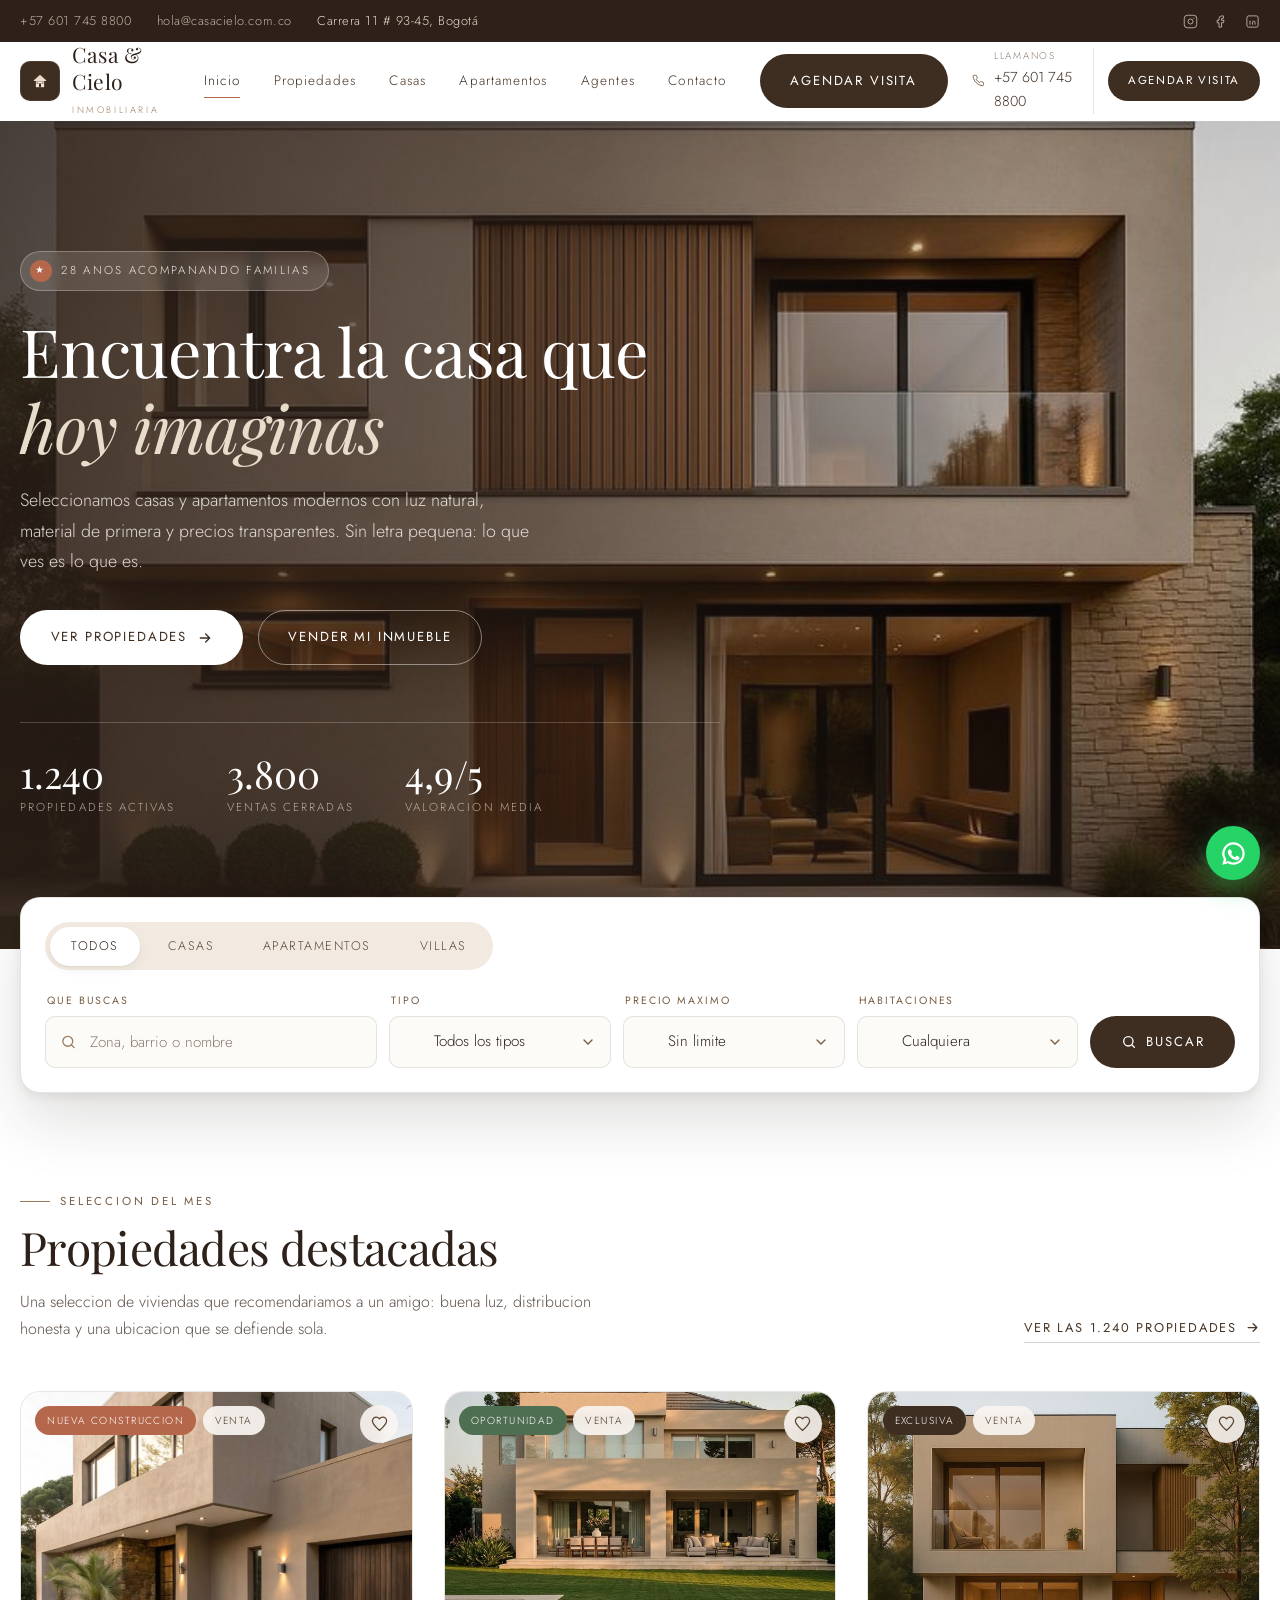
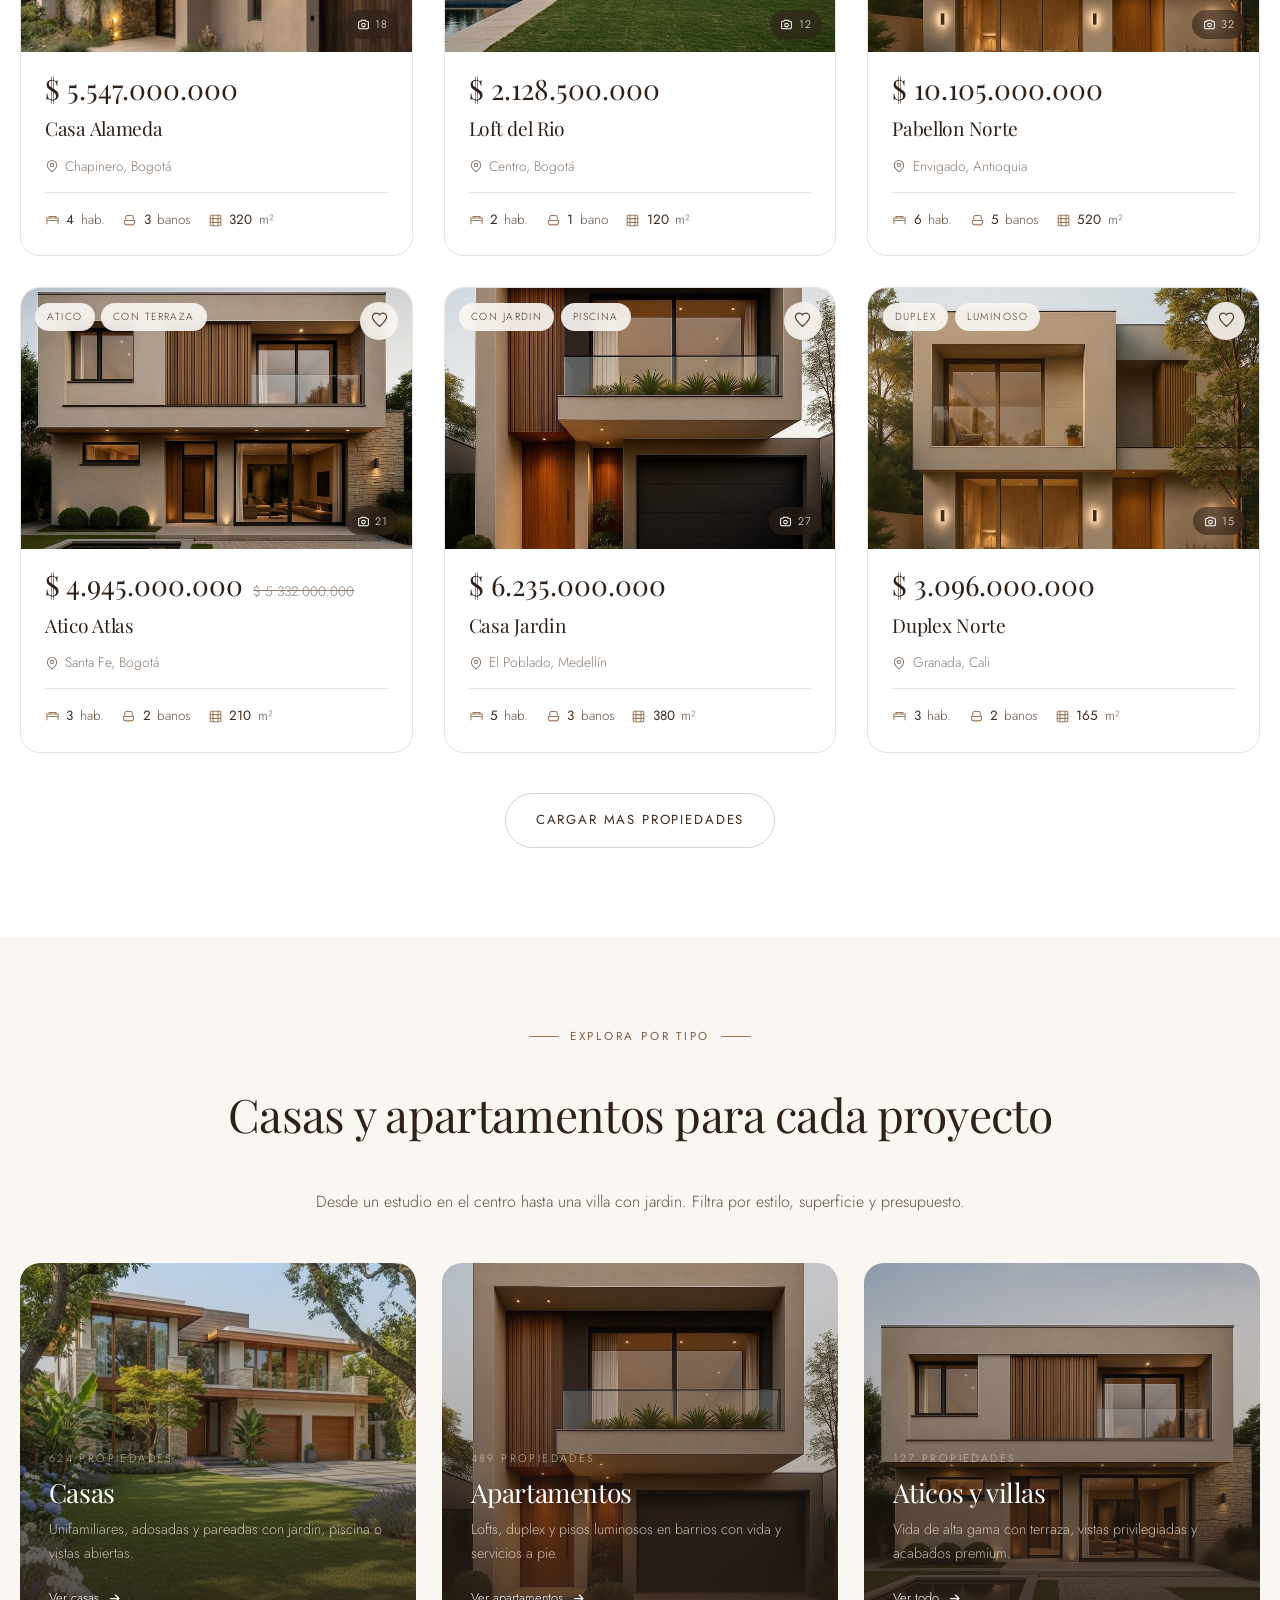
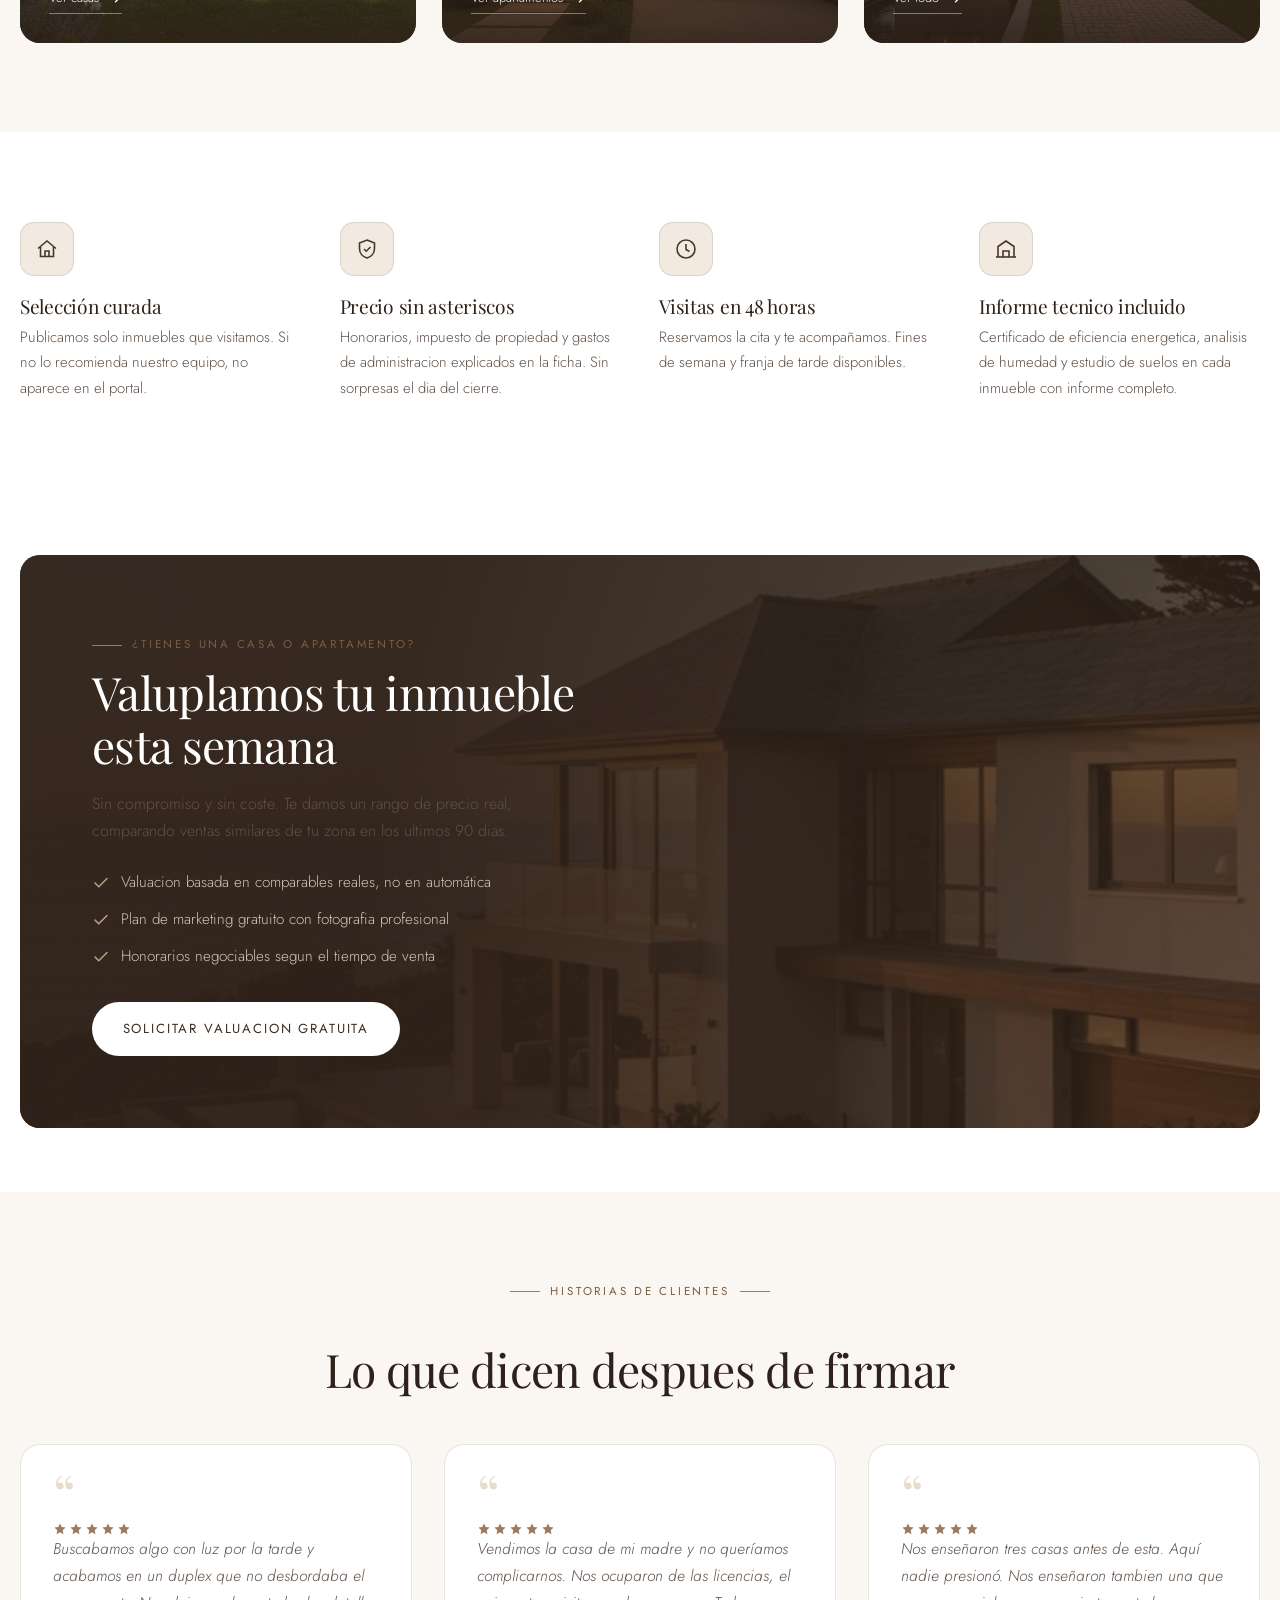
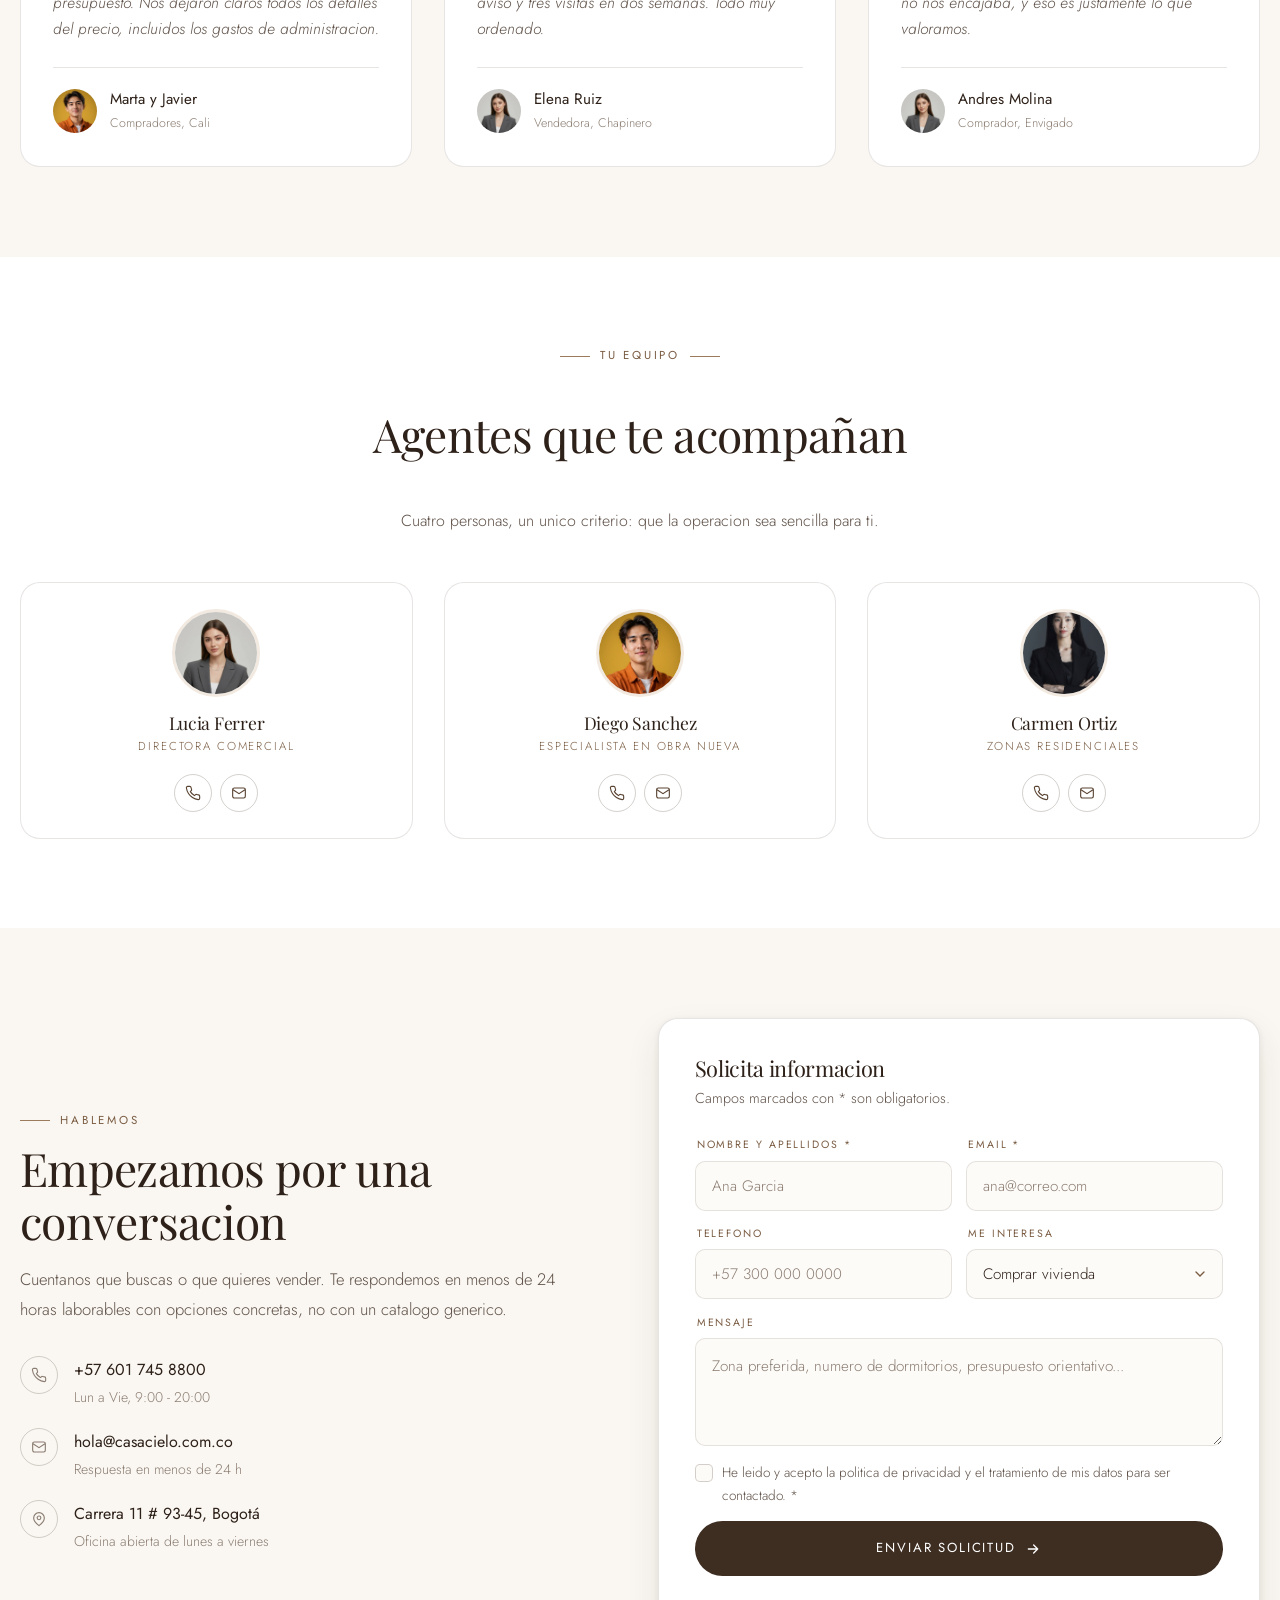
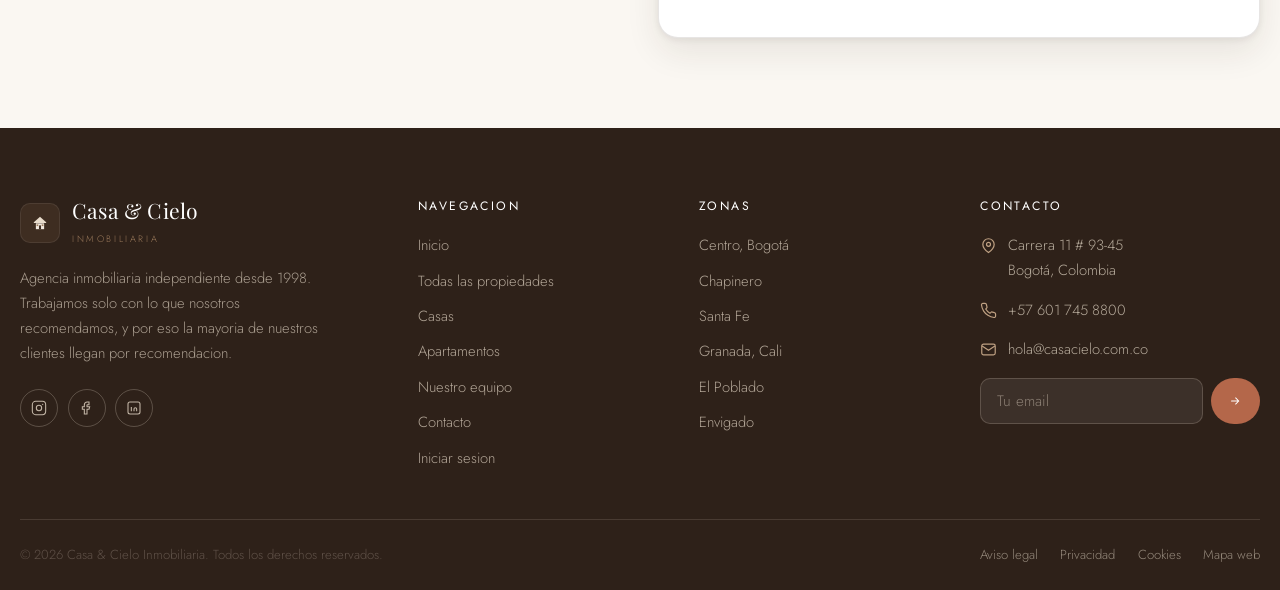
<file: index.html>
<!DOCTYPE html>
<html lang="es">

<head>
  <meta charset="UTF-8">
  <meta name="viewport" content="width=device-width, initial-scale=1">
  <title>Casa &amp; Cielo — Inmobiliaria | Casas y apartamentos modernos</title>
  <meta name="description"
    content="Compra y venta de casas y apartamentos modernos en Colombia con precios en pesos, fichas completas y asesoramiento personalizado. Casa &amp; Cielo, inmobiliaria desde 1998.">
  <meta name="theme-color" content="#3E2D21">
  <link rel="icon" href="icons/favicon.svg" type="image/svg+xml">
  <link rel="preconnect" href="https://fonts.googleapis.com">
  <link rel="preconnect" href="https://fonts.gstatic.com" crossorigin>
  <link
    href="https://fonts.googleapis.com/css2?family=Jost:wght@300;400;500&family=Playfair+Display:ital,wght@0,400;0,500;1,400&display=swap"
    rel="stylesheet">
  <link rel="stylesheet" href="ccs/styles.css">
</head>

<body>
  <a class="skip-link" href="#main">Ir al contenido</a>

  <!-- ======================= TOPBAR ======================= -->
  <div class="topbar">
    <div class="container topbar__inner">
      <ul class="topbar__list">
        <li><a href="tel:+576017458800">+57 601 745 8800</a></li>
        <li><a href="mailto:hola@casacielo.com.co">hola@casacielo.com.co</a></li>
        <li>Carrera 11 # 93-45, Bogotá</li>
      </ul>
      <div class="topbar__social">
        <a href="#" aria-label="Instagram"><svg viewBox="0 0 24 24" fill="none" stroke="currentColor"
            stroke-width="1.6">
            <rect x="2" y="2" width="20" height="20" rx="5" />
            <circle cx="12" cy="12" r="4" />
            <circle cx="17.5" cy="6.5" r="1" fill="currentColor" stroke="none" />
          </svg></a>
        <a href="#" aria-label="Facebook"><svg viewBox="0 0 24 24" fill="none" stroke="currentColor" stroke-width="1.6">
            <path d="M15 3h-2.5A4.5 4.5 0 0 0 8 7.5V10H5v4h3v7h4v-7h3l1-4h-4V7.5A.5.5 0 0 1 12.5 7H15z" />
          </svg></a>
        <a href="#" aria-label="LinkedIn"><svg viewBox="0 0 24 24" fill="none" stroke="currentColor" stroke-width="1.6">
            <rect x="3" y="3" width="18" height="18" rx="3" />
            <path d="M8 10.5V17M8 7.5v.01M12 17v-3.5a2 2 0 0 1 4 0V17" />
          </svg></a>
      </div>
    </div>
  </div>

  <!-- ======================= HEADER ======================= -->
  <header class="header" id="header">
    <div class="container header__inner">
      <a class="brand" href="index.html" aria-label="Casa y Cielo, inicio">
        <span class="brand__mark" aria-hidden="true">
          <svg viewBox="0 0 64 64" fill="none">
            <path d="M32 14 L50 30 L50 32 L14 32 L14 30 Z" fill="#E8DCCB" />
            <rect x="20" y="33" width="24" height="17" fill="#F2EAE0" />
            <rect x="29" y="39" width="6" height="11" fill="#3E2D21" />
            <rect x="22" y="36" width="5" height="5" fill="#9C7B5C" />
            <rect x="37" y="36" width="5" height="5" fill="#9C7B5C" />
          </svg>
        </span>
        <span>
          <span class="brand__name">Casa &amp; Cielo</span>
          <span class="brand__tag">Inmobiliaria</span>
        </span>
      </a>

      <nav class="nav" id="nav" aria-label="Navegacion principal">
        <a class="nav__link is-active" href="index.html">Inicio</a>
        <a class="nav__link" href="pages/properties.html">Propiedades</a>
        <a class="nav__link" href="index.html#categorias">Casas</a>
        <a class="nav__link" href="index.html#categorias">Apartamentos</a>
        <a class="nav__link" href="index.html#agentes">Agentes</a>
        <a class="nav__link" href="index.html#contacto">Contacto</a>
        <a class="btn btn--primary" href="index.html#contacto">Agendar visita</a>
      </nav>
      <div class="nav-backdrop" id="navBackdrop" hidden></div>

      <div class="header__actions">
        <a class="header__phone" href="tel:+576017458800">
          <svg viewBox="0 0 24 24" fill="none" stroke="currentColor" stroke-width="1.7">
            <path
              d="M22 16.9v3a2 2 0 0 1-2.2 2 19.8 19.8 0 0 1-8.6-3.1 19.5 19.5 0 0 1-6-6A19.8 19.8 0 0 1 2.1 4.2 2 2 0 0 1 4.1 2h3a2 2 0 0 1 2 1.7c.1 1 .4 1.9.7 2.8a2 2 0 0 1-.5 2.1L8.1 9.9a16 16 0 0 0 6 6l1.3-1.2a2 2 0 0 1 2.1-.5c.9.3 1.8.6 2.8.7a2 2 0 0 1 1.7 2z" />
          </svg>
          <span><small>Llamanos</small>+57 601 745 8800</span>
        </a>
        <a class="btn btn--primary btn--sm" href="index.html#contacto">Agendar visita</a>
        <button class="burger" id="burger" type="button" aria-label="Abrir menu" aria-expanded="false"
          aria-controls="nav"><span></span></button>
      </div>
    </div>
  </header>

  <main id="main">

    <!-- ======================= HERO ======================= -->
    <section class="hero">
      <span class="hero__bg" data-img="hero" data-w="1920" data-h="1080" data-eager="1" aria-hidden="true"></span>
      <span class="hero__overlay" aria-hidden="true"></span>
      <div class="container">
        <div class="hero__inner">
          <span class="hero__badge"><b>&#9733;</b> 28 anos acompanando familias</span>
          <h1>Encuentra la casa que <em>hoy imaginas</em></h1>
          <p class="hero__lead">Seleccionamos casas y apartamentos modernos con luz natural, material de primera y
            precios transparentes. Sin letra pequena: lo que ves es lo que es.</p>
          <div class="hero__cta">
            <a class="btn btn--light" href="pages/properties.html">
              Ver propiedades
              <svg viewBox="0 0 24 24" fill="none" stroke="currentColor" stroke-width="2" stroke-linecap="round"
                stroke-linejoin="round">
                <path d="M5 12h14M13 6l6 6-6 6" />
              </svg>
            </a>
            <a class="btn btn--outline-light" href="index.html#contacto">Vender mi inmueble</a>
          </div>
          <dl class="hero__stats">
            <div class="hero__stat">
              <dt class="sr-only">Propiedades</dt>
              <dd><strong>1.240</strong><span>Propiedades activas</span></dd>
            </div>
            <div class="hero__stat">
              <dt class="sr-only">Ventas</dt>
              <dd><strong>3.800</strong><span>Ventas cerradas</span></dd>
            </div>
            <div class="hero__stat">
              <dt class="sr-only">Satisfaccion</dt>
              <dd><strong>4,9/5</strong><span>Valoracion media</span></dd>
            </div>
          </dl>
        </div>
      </div>
    </section>

    <!-- ======================= BUSCADOR ======================= -->
    <section class="searchbar" aria-label="Buscador de propiedades">
      <div class="container">
        <form class="searchbar__panel" id="searchForm" data-filter-form>
          <div class="searchbar__tabs" role="tablist" aria-label="Tipo de inmueble">
            <button class="searchbar__tab is-active" type="button" data-type="all" role="tab"
              aria-selected="true">Todos</button>
            <button class="searchbar__tab" type="button" data-type="casa" role="tab"
              aria-selected="false">Casas</button>
            <button class="searchbar__tab" type="button" data-type="apartamento" role="tab"
              aria-selected="false">Apartamentos</button>
            <button class="searchbar__tab" type="button" data-type="villa" role="tab"
              aria-selected="false">Villas</button>
          </div>

          <div class="searchbar__form">
            <div class="field">
              <label class="field__label" for="q">Que buscas</label>
              <div class="field__control">
                <svg viewBox="0 0 24 24" fill="none" stroke="currentColor" stroke-width="1.8" stroke-linecap="round">
                  <circle cx="11" cy="11" r="7" />
                  <path d="M20 20l-3.5-3.5" />
                </svg>
                <input class="input" type="search" id="q" name="q" placeholder="Zona, barrio o nombre"
                  autocomplete="off">
              </div>
            </div>
            <div class="field">
              <label class="field__label" for="tipo">Tipo</label>
              <select class="select" id="tipo" name="tipo">
                <option value="">Todos los tipos</option>
                <option value="casa">Casa</option>
                <option value="apartamento">Apartamento</option>
                <option value="villa">Villa</option>
                <option value="atico">Atico</option>
                <option value="loft">Loft</option>
              </select>
            </div>
            <div class="field">
              <label class="field__label" for="precio">Precio maximo</label>
              <select class="select" id="precio" name="precio">
                <option value="">Sin limite</option>
                <option value="1290000000">$ 1.290.000.000</option>
                <option value="2150000000">$ 2.150.000.000</option>
                <option value="3440000000">$ 3.440.000.000</option>
                <option value="5160000000">$ 5.160.000.000</option>
                <option value="8600000000">$ 8.600.000.000</option>
              </select>
            </div>
            <div class="field">
              <label class="field__label" for="hab">Habitaciones</label>
              <select class="select" id="hab" name="hab">
                <option value="">Cualquiera</option>
                <option value="1">1+</option>
                <option value="2">2+</option>
                <option value="3">3+</option>
                <option value="4">4+</option>
                <option value="5">5+</option>
              </select>
            </div>
            <button class="btn btn--primary" type="submit">
              <svg viewBox="0 0 24 24" fill="none" stroke="currentColor" stroke-width="2" stroke-linecap="round">
                <circle cx="11" cy="11" r="7" />
                <path d="M20 20l-3.5-3.5" />
              </svg>
              Buscar
            </button>
          </div>
        </form>
      </div>
    </section>

    <!-- ======================= DESTACADOS ======================= -->
    <section class="section" id="destacados">
      <div class="container">
        <div class="section-head">
          <div class="section-head__text" data-reveal>
            <span class="eyebrow">Seleccion del mes</span>
            <h2>Propiedades destacadas</h2>
            <p>Una seleccion de viviendas que recomendariamos a un amigo: buena luz, distribucion honesta y una
              ubicacion que se defiende sola.</p>
          </div>
          <a class="link-arrow" href="pages/properties.html" data-reveal data-reveal-delay="1">
            Ver las 1.240 propiedades
            <svg viewBox="0 0 24 24" fill="none" stroke="currentColor" stroke-width="2" stroke-linecap="round"
              stroke-linejoin="round">
              <path d="M5 12h14M13 6l6 6-6 6" />
            </svg>
          </a>
        </div>

        <div class="grid" data-property-grid data-limit="6" data-render="destacados" aria-busy="true"></div>

        <p class="text-center" style="margin-top:2.5rem" data-reveal>
          <a class="btn btn--ghost" href="pages/properties.html">Cargar mas propiedades</a>
        </p>
      </div>
    </section>

    <!-- ======================= CATEGORIAS ======================= -->
    <section class="section section--sand" id="categorias">
      <div class="container">
        <div class="section-head section-head--center" data-reveal>
          <span class="eyebrow eyebrow--center">Explora por tipo</span>
          <h2>Casas y apartamentos para cada proyecto</h2>
          <p>Desde un estudio en el centro hasta una villa con jardin. Filtra por estilo, superficie y presupuesto.</p>
        </div>

        <div class="cat-grid" data-render="cats"></div>
      </div>
    </section>

    <!-- ======================= SERVICIOS ======================= -->
    <section class="section section--white">
      <div class="container">
        <div class="features">
          <div class="feature" data-reveal>
            <div class="feature__icon"><svg viewBox="0 0 24 24" fill="none" stroke="currentColor" stroke-width="1.6">
                <path d="M3 11.5 12 4l9 7.5" />
                <path d="M5.5 10v9.5h13V10" />
                <path d="M10 19.5V14h4v5.5" />
              </svg></div>
            <h3>Selección curada</h3>
            <p>Publicamos solo inmuebles que visitamos. Si no lo recomienda nuestro equipo, no aparece en el portal.</p>
          </div>
          <div class="feature" data-reveal data-reveal-delay="1">
            <div class="feature__icon"><svg viewBox="0 0 24 24" fill="none" stroke="currentColor" stroke-width="1.6">
                <path d="M12 3l7.5 3v5.5c0 4.6-3.1 8.4-7.5 9.5-4.4-1.1-7.5-4.9-7.5-9.5V6z" />
                <path d="M9 12l2.2 2.2L15.5 10" />
              </svg></div>
            <h3>Precio sin asteriscos</h3>
            <p>Honorarios, impuesto de propiedad y gastos de administracion explicados en la ficha. Sin sorpresas el dia
              del cierre.</p>
          </div>
          <div class="feature" data-reveal data-reveal-delay="2">
            <div class="feature__icon"><svg viewBox="0 0 24 24" fill="none" stroke="currentColor" stroke-width="1.6">
                <circle cx="12" cy="12" r="9" />
                <path d="M12 7v5.5l3.5 2" />
              </svg></div>
            <h3>Visitas en 48 horas</h3>
            <p>Reservamos la cita y te acompañamos. Fines de semana y franja de tarde disponibles.</p>
          </div>
          <div class="feature" data-reveal data-reveal-delay="3">
            <div class="feature__icon"><svg viewBox="0 0 24 24" fill="none" stroke="currentColor" stroke-width="1.6">
                <path d="M4 20V9.5L12 4l8 5.5V20" />
                <path d="M9 20v-6h6v6" />
                <path d="M2 20h20" />
              </svg></div>
            <h3>Informe tecnico incluido</h3>
            <p>Certificado de eficiencia energetica, analisis de humedad y estudio de suelos en cada inmueble con informe completo.</p>
          </div>
        </div>
      </div>
    </section>

    <!-- ======================= PROMO ======================= -->
    <section class="section section--tight">
      <div class="container">
        <div class="promo" data-reveal>
          <span data-img="casa-vertical" data-w="1200" data-h="800" aria-hidden="true"></span>
          <div class="promo__inner">
            <span class="eyebrow">¿Tienes una casa o apartamento?</span>
            <h2>Valuplamos tu inmueble esta semana</h2>
            <p>Sin compromiso y sin coste. Te damos un rango de precio real, comparando ventas similares de tu zona en
              los ultimos 90 dias.</p>
            <ul class="promo__list">
              <li><svg viewBox="0 0 24 24" fill="none" stroke="currentColor" stroke-width="2" stroke-linecap="round"
                  stroke-linejoin="round">
                  <path d="M20 6L9 17l-5-5" />
                </svg>Valuacion basada en comparables reales, no en automática</li>
              <li><svg viewBox="0 0 24 24" fill="none" stroke="currentColor" stroke-width="2" stroke-linecap="round"
                  stroke-linejoin="round">
                  <path d="M20 6L9 17l-5-5" />
                </svg>Plan de marketing gratuito con fotografia profesional</li>
              <li><svg viewBox="0 0 24 24" fill="none" stroke="currentColor" stroke-width="2" stroke-linecap="round"
                  stroke-linejoin="round">
                  <path d="M20 6L9 17l-5-5" />
                </svg>Honorarios negociables segun el tiempo de venta</li>
            </ul>
            <a class="btn btn--light" href="index.html#contacto">Solicitar valuacion gratuita</a>
          </div>
        </div>
      </div>
    </section>

    <!-- ======================= TESTIMONIOS ======================= -->
    <section class="section section--sand">
      <div class="container">
        <div class="section-head section-head--center" data-reveal>
          <span class="eyebrow eyebrow--center">Historias de clientes</span>
          <h2>Lo que dicen despues de firmar</h2>
        </div>

        <div class="quotes" data-render="quotes"></div>
      </div>
    </section>

    <!-- ======================= AGENTES ======================= -->
    <section class="section" id="agentes">
      <div class="container">
        <div class="section-head section-head--center" data-reveal>
          <span class="eyebrow eyebrow--center">Tu equipo</span>
          <h2>Agentes que te acompañan</h2>
          <p>Cuatro personas, un unico criterio: que la operacion sea sencilla para ti.</p>
        </div>

        <div class="grid grid--3" data-render="agentes"></div>
      </div>
    </section>

    <!-- ======================= CONTACTO ======================= -->
    <section class="section section--sand" id="contacto">
      <div class="container contact">
        <div class="contact__info" data-reveal>
          <span class="eyebrow">Hablemos</span>
          <h2>Empezamos por una conversacion</h2>
          <p class="lead">Cuentanos que buscas o que quieres vender. Te respondemos en menos de 24 horas laborables con
            opciones concretas, no con un catalogo generico.</p>
          <ul class="contact__list">
            <li>
              <span class="icon-btn" aria-hidden="true"><svg viewBox="0 0 24 24" fill="none" stroke="currentColor"
                  stroke-width="1.7">
                  <path
                    d="M22 16.9v3a2 2 0 0 1-2.2 2 19.8 19.8 0 0 1-8.6-3.1 19.5 19.5 0 0 1-6-6A19.8 19.8 0 0 1 2.1 4.2 2 2 0 0 1 4.1 2h3a2 2 0 0 1 2 1.7c.1 1 .4 1.9.7 2.8a2 2 0 0 1-.5 2.1L8.1 9.9a16 16 0 0 0 6 6l1.3-1.2a2 2 0 0 1 2.1-.5c.9.3 1.8.6 2.8.7a2 2 0 0 1 1.7 2z" />
                </svg></span>
              <div><b>+57 601 745 8800</b><span>Lun a Vie, 9:00 - 20:00</span></div>
            </li>
            <li>
              <span class="icon-btn" aria-hidden="true"><svg viewBox="0 0 24 24" fill="none" stroke="currentColor"
                  stroke-width="1.7">
                  <rect x="2.5" y="4.5" width="19" height="15" rx="2.5" />
                  <path d="M3 7l9 6 9-6" />
                </svg></span>
              <div><b>hola@casacielo.com.co</b><span>Respuesta en menos de 24 h</span></div>
            </li>
            <li>
              <span class="icon-btn" aria-hidden="true"><svg viewBox="0 0 24 24" fill="none" stroke="currentColor"
                  stroke-width="1.7">
                  <path d="M20 10.5c0 5.5-8 11.5-8 11.5S4 16 4 10.5a8 8 0 1 1 16 0z" />
                  <circle cx="12" cy="10.3" r="2.8" />
                </svg></span>
              <div><b>Carrera 11 # 93-45, Bogotá</b><span>Oficina abierta de lunes a viernes</span></div>
            </li>
          </ul>
        </div>

        <form class="form-card" id="contactForm" novalidate data-reveal data-reveal-delay="1">
          <h3>Solicita informacion</h3>
          <p>Campos marcados con * son obligatorios.</p>
          <div class="form-grid">
            <div class="field">
              <label class="field__label" for="c-name">Nombre y apellidos *</label>
              <input class="input" type="text" id="c-name" name="name" placeholder="Ana Garcia" required
                autocomplete="name">
            </div>
            <div class="field">
              <label class="field__label" for="c-email">Email *</label>
              <input class="input" type="email" id="c-email" name="email" placeholder="ana@correo.com" required
                autocomplete="email">
            </div>
            <div class="field">
              <label class="field__label" for="c-phone">Telefono</label>
              <input class="input" type="tel" id="c-phone" name="phone" placeholder="+57 300 000 0000"
                autocomplete="tel">
            </div>
            <div class="field">
              <label class="field__label" for="c-interest">Me interesa</label>
              <select class="select" id="c-interest" name="interest">
                <option value="comprar">Comprar vivienda</option>
                <option value="vender">Vender mi inmueble</option>
                <option value="alquiler">Alquiler</option>
                <option value="inversion">Inversion</option>
              </select>
            </div>
            <div class="field field--full">
              <label class="field__label" for="c-msg">Mensaje</label>
              <textarea class="input" id="c-msg" name="message"
                placeholder="Zona preferida, numero de dormitorios, presupuesto orientativo..."></textarea>
            </div>
            <div class="field field--full">
              <label class="checkbox">
                <input type="checkbox" name="rgpd" required>
                <span>He leido y acepto la politica de privacidad y el tratamiento de mis datos para ser contactado.
                  *</span>
              </label>
            </div>
            <div class="field field--full">
              <button class="btn btn--primary btn--block" type="submit">
                Enviar solicitud
                <svg viewBox="0 0 24 24" fill="none" stroke="currentColor" stroke-width="2" stroke-linecap="round"
                  stroke-linejoin="round">
                  <path d="M5 12h14M13 6l6 6-6 6" />
                </svg>
              </button>
            </div>
          </div>
          <p class="form-note" data-form-status role="status" aria-live="polite"></p>
        </form>
      </div>
    </section>

  </main>

  <!-- ======================= FOOTER ======================= -->
  <footer class="footer">
    <div class="container">
      <div class="footer__grid">
        <div>
          <a class="brand" href="index.html">
            <span class="brand__mark" aria-hidden="true">
              <svg viewBox="0 0 64 64" fill="none">
                <path d="M32 14 L50 30 L50 32 L14 32 L14 30 Z" fill="#E8DCCB" />
                <rect x="20" y="33" width="24" height="17" fill="#F2EAE0" />
                <rect x="29" y="39" width="6" height="11" fill="#3E2D21" />
                <rect x="22" y="36" width="5" height="5" fill="#9C7B5C" />
                <rect x="37" y="36" width="5" height="5" fill="#9C7B5C" />
              </svg>
            </span>
            <span>
              <span class="brand__name">Casa &amp; Cielo</span>
              <span class="brand__tag">Inmobiliaria</span>
            </span>
          </a>
          <p class="footer__about">Agencia inmobiliaria independiente desde 1998. Trabajamos solo con lo que nosotros
            recomendamos, y por eso la mayoria de nuestros clientes llegan por recomendacion.</p>
          <div class="footer__social">
            <a class="icon-btn" href="#" aria-label="Instagram"><svg viewBox="0 0 24 24" fill="none"
                stroke="currentColor" stroke-width="1.6">
                <rect x="2" y="2" width="20" height="20" rx="5" />
                <circle cx="12" cy="12" r="4" />
                <circle cx="17.5" cy="6.5" r="1" fill="currentColor" stroke="none" />
              </svg></a>
            <a class="icon-btn" href="#" aria-label="Facebook"><svg viewBox="0 0 24 24" fill="none"
                stroke="currentColor" stroke-width="1.6">
                <path d="M15 3h-2.5A4.5 4.5 0 0 0 8 7.5V10H5v4h3v7h4v-7h3l1-4h-4V7.5A.5.5 0 0 1 12.5 7H15z" />
              </svg></a>
            <a class="icon-btn" href="#" aria-label="LinkedIn"><svg viewBox="0 0 24 24" fill="none"
                stroke="currentColor" stroke-width="1.6">
                <rect x="3" y="3" width="18" height="18" rx="3" />
                <path d="M8 10.5V17M8 7.5v.01M12 17v-3.5a2 2 0 0 1 4 0V17" />
              </svg></a>
          </div>
        </div>

        <div>
          <h4>Navegacion</h4>
          <nav class="footer__links">
            <a href="index.html">Inicio</a>
            <a href="pages/properties.html">Todas las propiedades</a>
            <a href="index.html#categorias">Casas</a>
            <a href="index.html#categorias">Apartamentos</a>
            <a href="index.html#agentes">Nuestro equipo</a>
<a href="index.html#contacto">Contacto</a>
          <a href="pages/login.html">Iniciar sesion</a>
        </nav>
        </div>

        <div>
          <h4>Zonas</h4>
          <nav class="footer__links">
            <a href="pages/properties.html?zona=centro">Centro, Bogotá</a>
            <a href="pages/properties.html?zona=chapinero">Chapinero</a>
            <a href="pages/properties.html?zona=santafe">Santa Fe</a>
            <a href="pages/properties.html?zona=cali">Granada, Cali</a>
            <a href="pages/properties.html?zona=elpoblado">El Poblado</a>
            <a href="pages/properties.html?zona=envigado">Envigado</a>
          </nav>
        </div>

        <div>
          <h4>Contacto</h4>
          <ul class="footer__contact">
            <li>
              <svg viewBox="0 0 24 24" fill="none" stroke="currentColor" stroke-width="1.7">
                <path d="M20 10.5c0 5.5-8 11.5-8 11.5S4 16 4 10.5a8 8 0 1 1 16 0z" />
                <circle cx="12" cy="10.3" r="2.8" />
              </svg>
              <span>Carrera 11 # 93-45<br>Bogotá, Colombia</span>
            </li>
            <li>
              <svg viewBox="0 0 24 24" fill="none" stroke="currentColor" stroke-width="1.7">
                <path
                  d="M22 16.9v3a2 2 0 0 1-2.2 2 19.8 19.8 0 0 1-8.6-3.1 19.5 19.5 0 0 1-6-6A19.8 19.8 0 0 1 2.1 4.2 2 2 0 0 1 4.1 2h3a2 2 0 0 1 2 1.7c.1 1 .4 1.9.7 2.8a2 2 0 0 1-.5 2.1L8.1 9.9a16 16 0 0 0 6 6l1.3-1.2a2 2 0 0 1 2.1-.5c.9.3 1.8.6 2.8.7a2 2 0 0 1 1.7 2z" />
              </svg>
              <span>+57 601 745 8800</span>
            </li>
            <li>
              <svg viewBox="0 0 24 24" fill="none" stroke="currentColor" stroke-width="1.7">
                <rect x="2.5" y="4.5" width="19" height="15" rx="2.5" />
                <path d="M3 7l9 6 9-6" />
              </svg>
              <span>hola@casacielo.com.co</span>
            </li>
          </ul>
          <form class="footer__newsletter" data-newsletter>
            <label class="sr-only" for="news">Tu email</label>
            <input class="input" type="email" id="news" name="news" placeholder="Tu email" required>
            <button class="btn btn--accent" type="submit" aria-label="Suscribirse">
              <svg viewBox="0 0 24 24" fill="none" stroke="currentColor" stroke-width="2" stroke-linecap="round"
                stroke-linejoin="round">
                <path d="M5 12h14M13 6l6 6-6 6" />
              </svg>
            </button>
          </form>
        </div>
      </div>

      <div class="footer__bottom">
        <p>&copy; <span data-year>2026</span> Casa &amp; Cielo Inmobiliaria. Todos los derechos reservados.</p>
        <nav aria-label="Enlaces legales">
          <a href="#">Aviso legal</a>
          <a href="#">Privacidad</a>
          <a href="#">Cookies</a>
          <a href="#">Mapa web</a>
        </nav>
      </div>
    </div>
  </footer>

  <a class="wa-float" href="https://wa.me/573001111222" target="_blank" rel="noopener"
    aria-label="Escribir por WhatsApp">
    <svg viewBox="0 0 24 24" fill="currentColor">
      <path
        d="M12 2a10 10 0 0 0-8.6 15.1L2 22l5-1.3A10 10 0 1 0 12 2zm0 2a8 8 0 1 1-4.1 14.9l-.4-.2-2.4.6.6-2.3-.2-.4A8 8 0 0 1 12 4zm-3.4 4.2c-.2 0-.5.1-.7.4-.3.3-.9 1-.9 2.2s.9 2.5 1 2.7c.2.2 1.7 2.8 4.3 3.8 2.1.8 2.6.7 3 .6.6-.1 1.6-.7 1.8-1.3.2-.7.2-1.2.2-1.4l-.6-.3s-1.4-.7-1.6-.8c-.2 0-.4-.1-.6.2l-.7.9c-.1.2-.3.2-.5.1a6.6 6.6 0 0 1-3.3-2.9c-.2-.4.2-.4.6-1.2.1-.1 0-.3 0-.4l-.7-1.7c-.2-.4-.4-.4-.6-.4z" />
    </svg>
  </a>

  <script src="js/data.js"></script>
  <script src="js/main.js"></script>
</body>

</html>
</file>
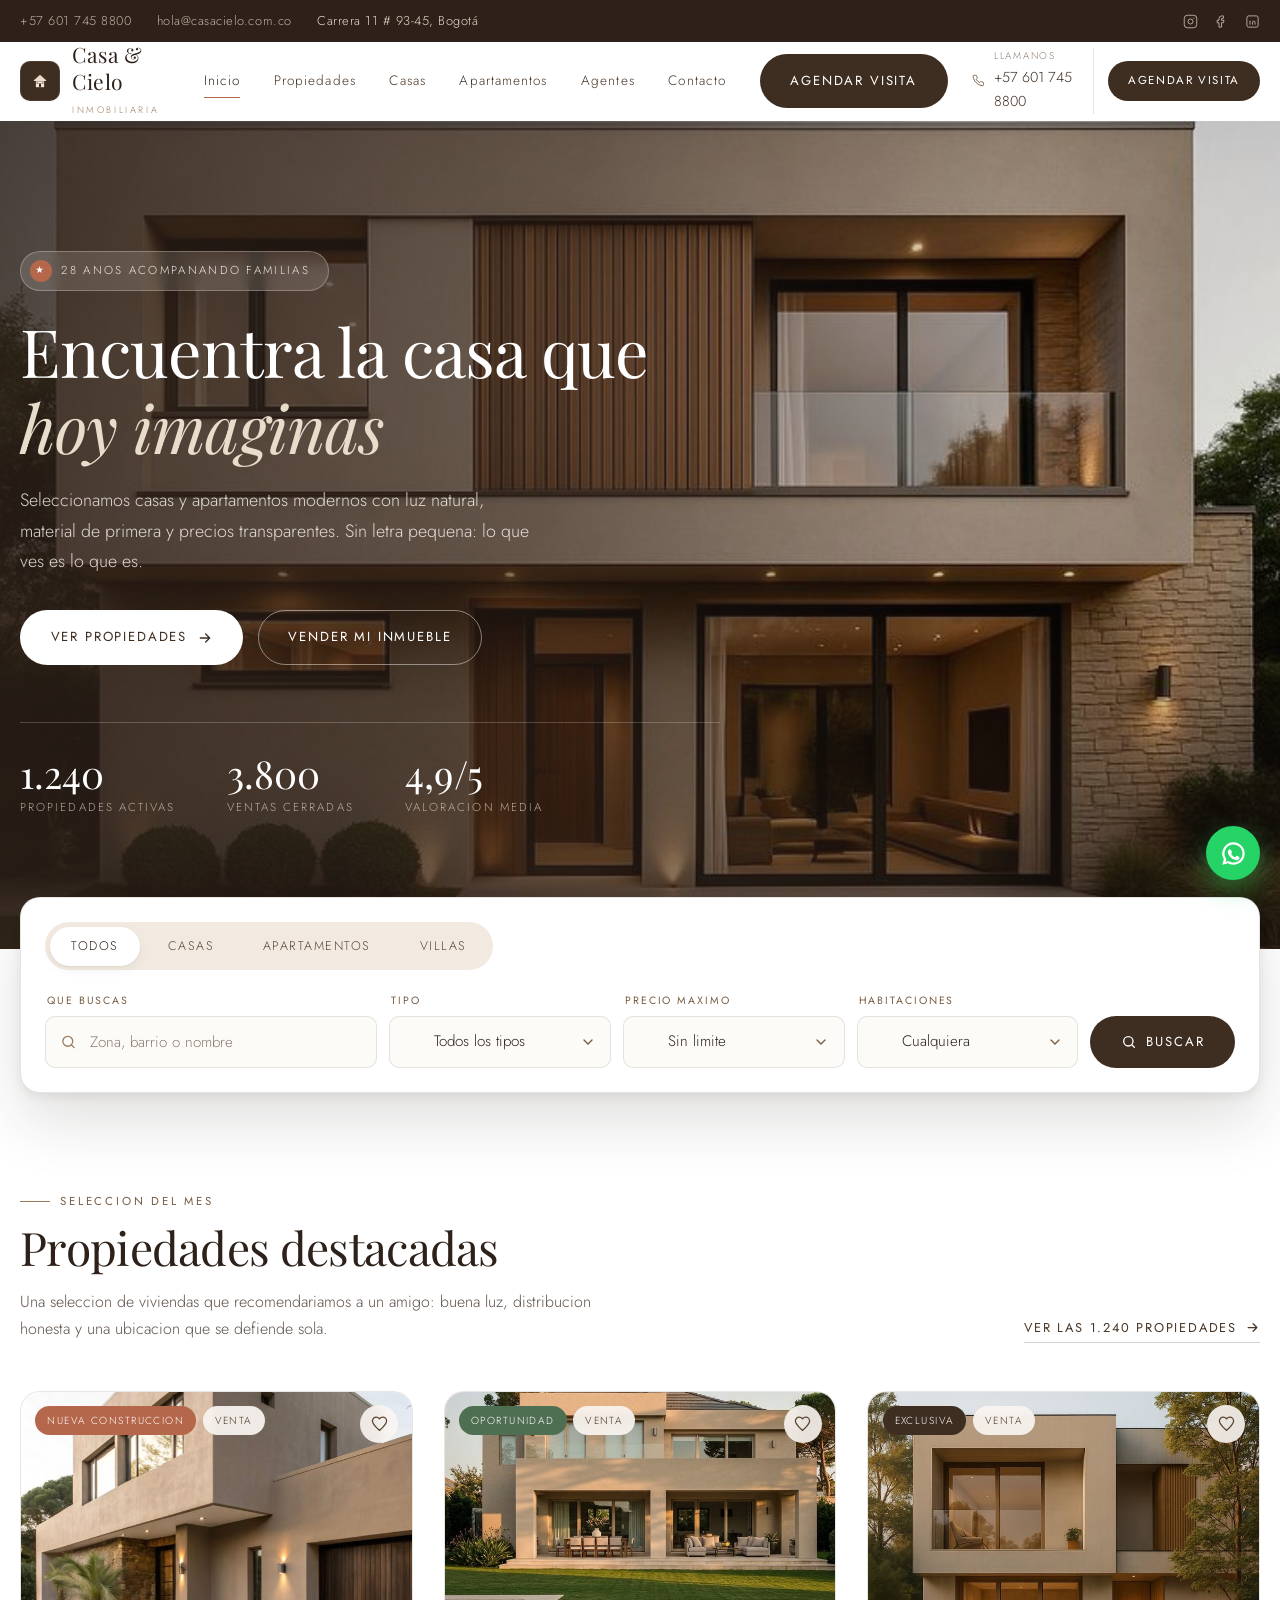
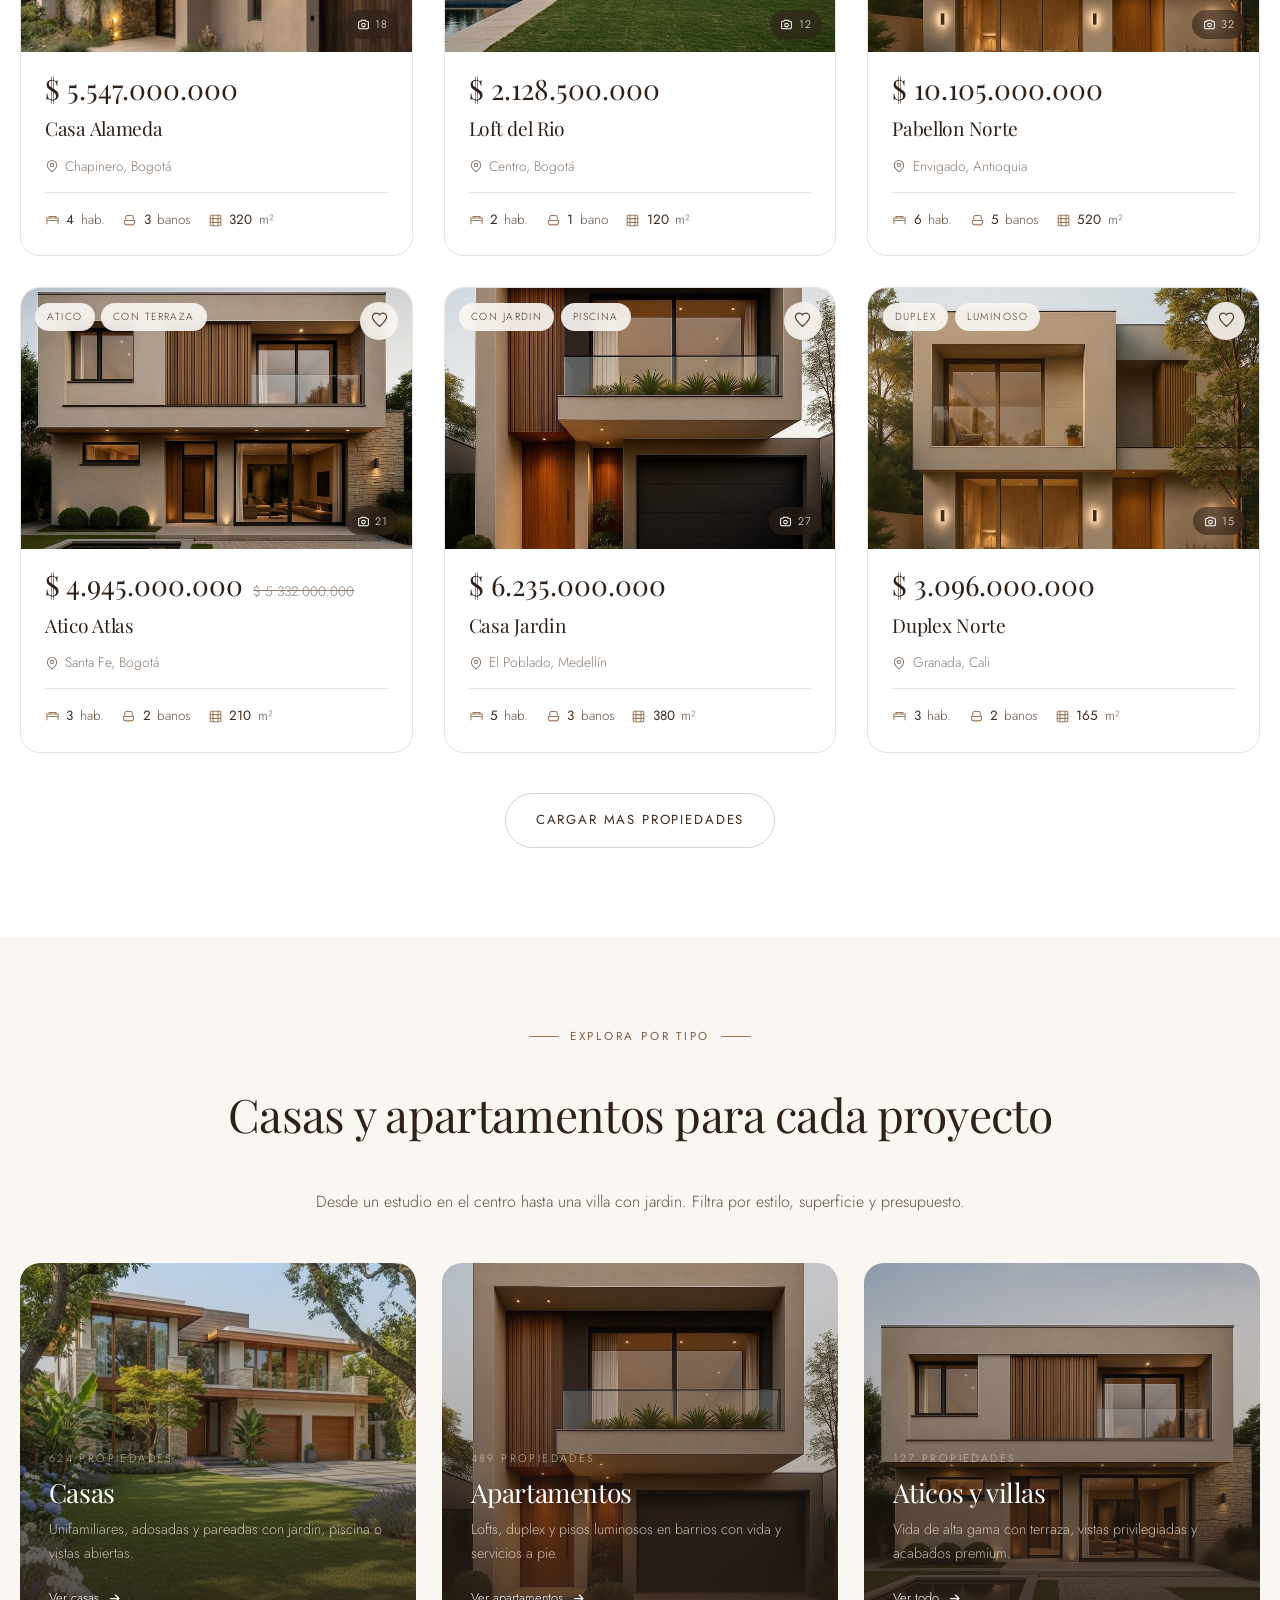
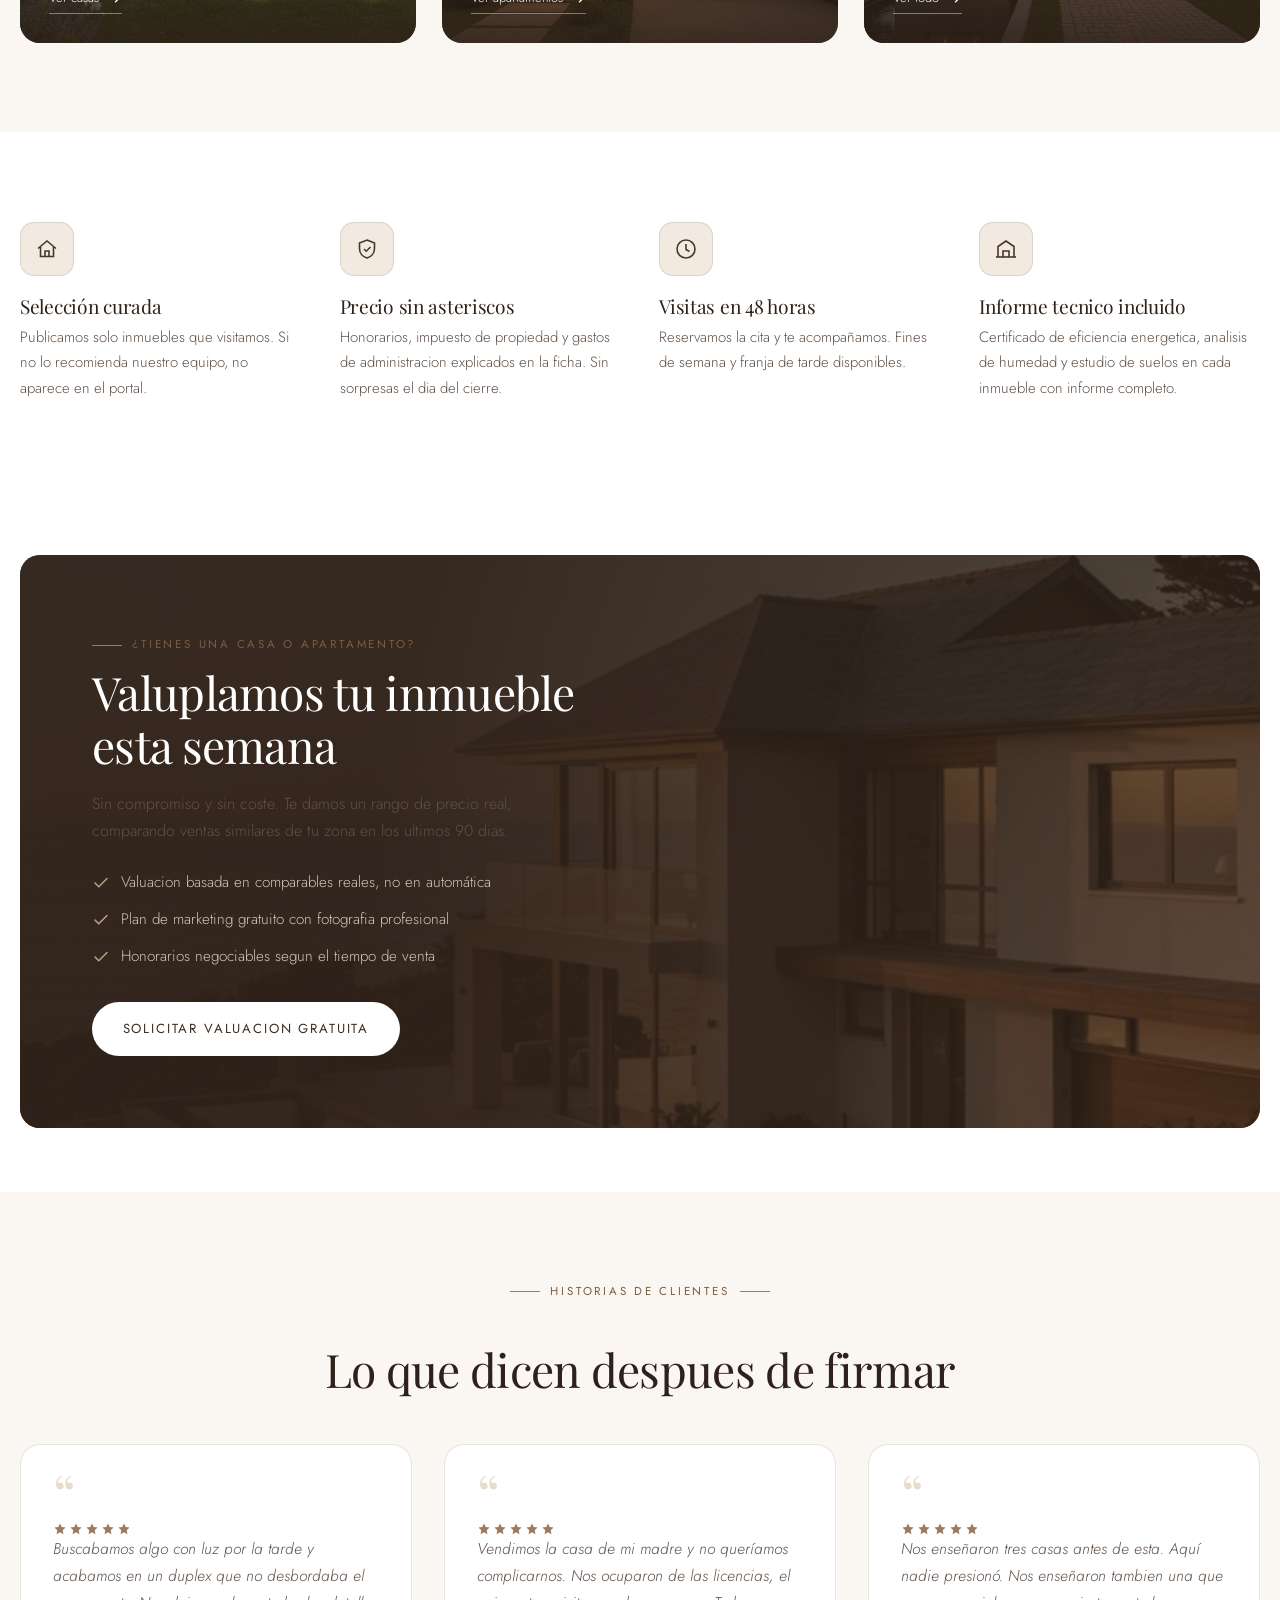
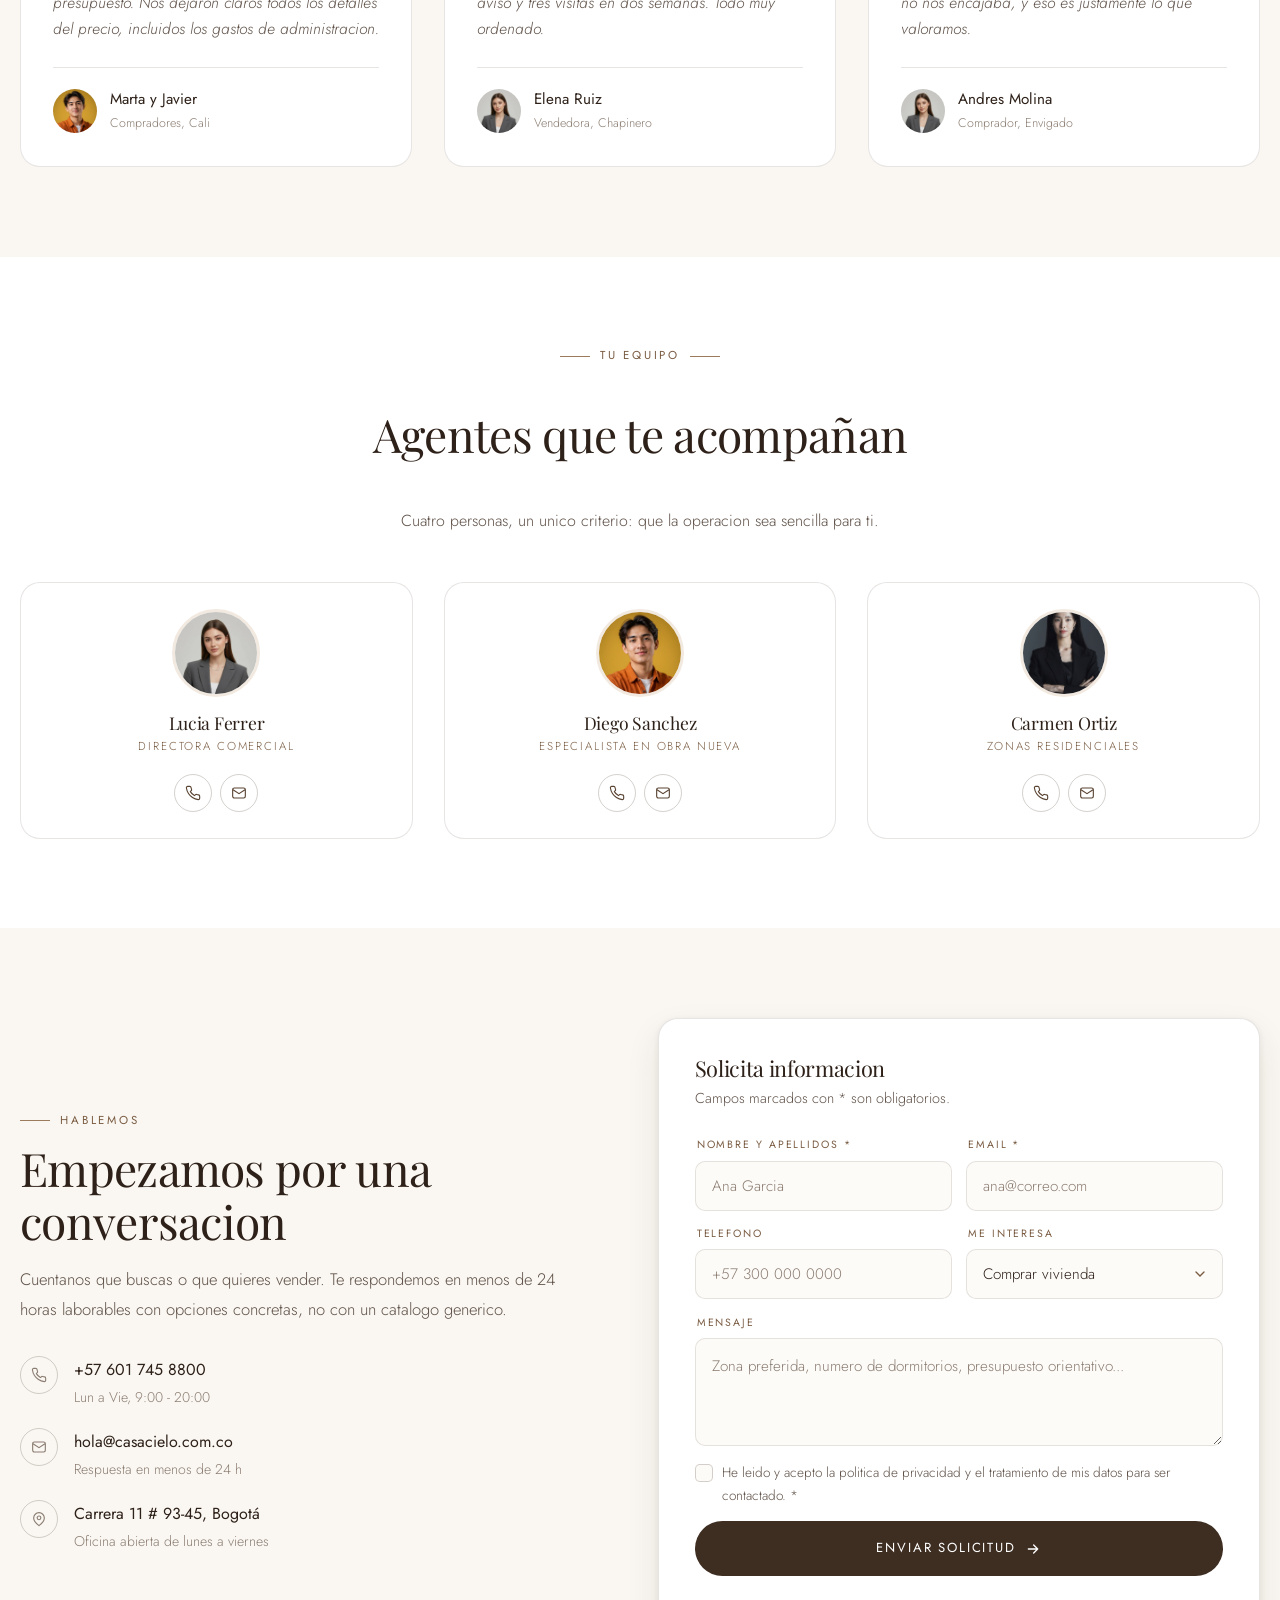
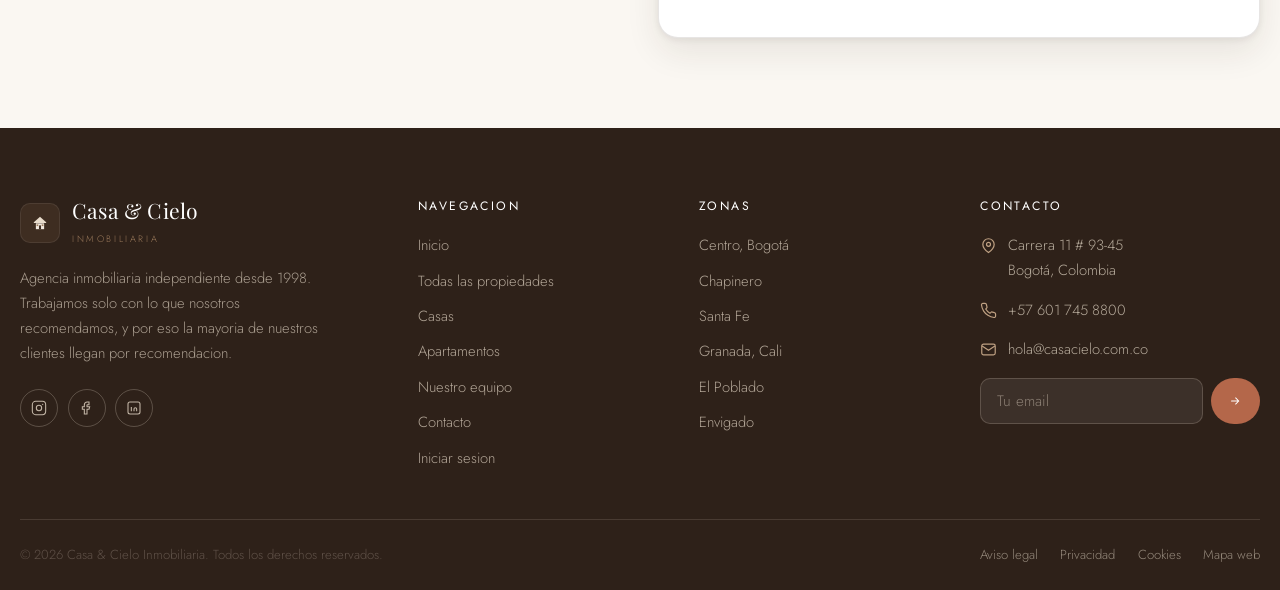
<file: idenx.html>
<!DOCTYPE html>
<html lang="es">

<head>
  <meta charset="UTF-8">
  <meta name="viewport" content="width=device-width, initial-scale=1">
  <title>Casa &amp; Cielo — Inmobiliaria | Casas y apartamentos modernos</title>
  <meta name="description"
    content="Compra y venta de casas y apartamentos modernos en Colombia con precios en pesos, fichas completas y asesoramiento personalizado. Casa &amp; Cielo, inmobiliaria desde 1998.">
  <meta name="theme-color" content="#3E2D21">
  <link rel="icon" href="icons/favicon.svg" type="image/svg+xml">
  <link rel="preconnect" href="https://fonts.googleapis.com">
  <link rel="preconnect" href="https://fonts.gstatic.com" crossorigin>
  <link
    href="https://fonts.googleapis.com/css2?family=Jost:wght@300;400;500&family=Playfair+Display:ital,wght@0,400;0,500;1,400&display=swap"
    rel="stylesheet">
  <link rel="stylesheet" href="ccs/styles.css">
</head>

<body>
  <a class="skip-link" href="#main">Ir al contenido</a>

  <!-- ======================= TOPBAR ======================= -->
  <div class="topbar">
    <div class="container topbar__inner">
      <ul class="topbar__list">
        <li><a href="tel:+576017458800">+57 601 745 8800</a></li>
        <li><a href="mailto:hola@casacielo.com.co">hola@casacielo.com.co</a></li>
        <li>Carrera 11 # 93-45, Bogotá</li>
      </ul>
      <div class="topbar__social">
        <a href="#" aria-label="Instagram"><svg viewBox="0 0 24 24" fill="none" stroke="currentColor"
            stroke-width="1.6">
            <rect x="2" y="2" width="20" height="20" rx="5" />
            <circle cx="12" cy="12" r="4" />
            <circle cx="17.5" cy="6.5" r="1" fill="currentColor" stroke="none" />
          </svg></a>
        <a href="#" aria-label="Facebook"><svg viewBox="0 0 24 24" fill="none" stroke="currentColor" stroke-width="1.6">
            <path d="M15 3h-2.5A4.5 4.5 0 0 0 8 7.5V10H5v4h3v7h4v-7h3l1-4h-4V7.5A.5.5 0 0 1 12.5 7H15z" />
          </svg></a>
        <a href="#" aria-label="LinkedIn"><svg viewBox="0 0 24 24" fill="none" stroke="currentColor" stroke-width="1.6">
            <rect x="3" y="3" width="18" height="18" rx="3" />
            <path d="M8 10.5V17M8 7.5v.01M12 17v-3.5a2 2 0 0 1 4 0V17" />
          </svg></a>
      </div>
    </div>
  </div>

  <!-- ======================= HEADER ======================= -->
  <header class="header" id="header">
    <div class="container header__inner">
      <a class="brand" href="idenx.html" aria-label="Casa y Cielo, inicio">
        <span class="brand__mark" aria-hidden="true">
          <svg viewBox="0 0 64 64" fill="none">
            <path d="M32 14 L50 30 L50 32 L14 32 L14 30 Z" fill="#E8DCCB" />
            <rect x="20" y="33" width="24" height="17" fill="#F2EAE0" />
            <rect x="29" y="39" width="6" height="11" fill="#3E2D21" />
            <rect x="22" y="36" width="5" height="5" fill="#9C7B5C" />
            <rect x="37" y="36" width="5" height="5" fill="#9C7B5C" />
          </svg>
        </span>
        <span>
          <span class="brand__name">Casa &amp; Cielo</span>
          <span class="brand__tag">Inmobiliaria</span>
        </span>
      </a>

      <nav class="nav" id="nav" aria-label="Navegacion principal">
        <a class="nav__link is-active" href="idenx.html">Inicio</a>
        <a class="nav__link" href="pages/properties.html">Propiedades</a>
        <a class="nav__link" href="idenx.html#categorias">Casas</a>
        <a class="nav__link" href="idenx.html#categorias">Apartamentos</a>
        <a class="nav__link" href="idenx.html#agentes">Agentes</a>
        <a class="nav__link" href="idenx.html#contacto">Contacto</a>
        <a class="btn btn--primary" href="idenx.html#contacto">Agendar visita</a>
      </nav>
      <div class="nav-backdrop" id="navBackdrop" hidden></div>

      <div class="header__actions">
        <a class="header__phone" href="tel:+576017458800">
          <svg viewBox="0 0 24 24" fill="none" stroke="currentColor" stroke-width="1.7">
            <path
              d="M22 16.9v3a2 2 0 0 1-2.2 2 19.8 19.8 0 0 1-8.6-3.1 19.5 19.5 0 0 1-6-6A19.8 19.8 0 0 1 2.1 4.2 2 2 0 0 1 4.1 2h3a2 2 0 0 1 2 1.7c.1 1 .4 1.9.7 2.8a2 2 0 0 1-.5 2.1L8.1 9.9a16 16 0 0 0 6 6l1.3-1.2a2 2 0 0 1 2.1-.5c.9.3 1.8.6 2.8.7a2 2 0 0 1 1.7 2z" />
          </svg>
          <span><small>Llamanos</small>+57 601 745 8800</span>
        </a>
        <a class="btn btn--primary btn--sm" href="idenx.html#contacto">Agendar visita</a>
        <button class="burger" id="burger" type="button" aria-label="Abrir menu" aria-expanded="false"
          aria-controls="nav"><span></span></button>
      </div>
    </div>
  </header>

  <main id="main">

    <!-- ======================= HERO ======================= -->
    <section class="hero">
      <span class="hero__bg" data-img="hero" data-w="1920" data-h="1080" data-eager="1" aria-hidden="true"></span>
      <span class="hero__overlay" aria-hidden="true"></span>
      <div class="container">
        <div class="hero__inner">
          <span class="hero__badge"><b>&#9733;</b> 28 anos acompanando familias</span>
          <h1>Encuentra la casa que <em>hoy imaginas</em></h1>
          <p class="hero__lead">Seleccionamos casas y apartamentos modernos con luz natural, material de primera y
            precios transparentes. Sin letra pequena: lo que ves es lo que es.</p>
          <div class="hero__cta">
            <a class="btn btn--light" href="pages/properties.html">
              Ver propiedades
              <svg viewBox="0 0 24 24" fill="none" stroke="currentColor" stroke-width="2" stroke-linecap="round"
                stroke-linejoin="round">
                <path d="M5 12h14M13 6l6 6-6 6" />
              </svg>
            </a>
            <a class="btn btn--outline-light" href="idenx.html#contacto">Vender mi inmueble</a>
          </div>
          <dl class="hero__stats">
            <div class="hero__stat">
              <dt class="sr-only">Propiedades</dt>
              <dd><strong>1.240</strong><span>Propiedades activas</span></dd>
            </div>
            <div class="hero__stat">
              <dt class="sr-only">Ventas</dt>
              <dd><strong>3.800</strong><span>Ventas cerradas</span></dd>
            </div>
            <div class="hero__stat">
              <dt class="sr-only">Satisfaccion</dt>
              <dd><strong>4,9/5</strong><span>Valoracion media</span></dd>
            </div>
          </dl>
        </div>
      </div>
    </section>

    <!-- ======================= BUSCADOR ======================= -->
    <section class="searchbar" aria-label="Buscador de propiedades">
      <div class="container">
        <form class="searchbar__panel" id="searchForm" data-filter-form>
          <div class="searchbar__tabs" role="tablist" aria-label="Tipo de inmueble">
            <button class="searchbar__tab is-active" type="button" data-type="all" role="tab"
              aria-selected="true">Todos</button>
            <button class="searchbar__tab" type="button" data-type="casa" role="tab"
              aria-selected="false">Casas</button>
            <button class="searchbar__tab" type="button" data-type="apartamento" role="tab"
              aria-selected="false">Apartamentos</button>
            <button class="searchbar__tab" type="button" data-type="villa" role="tab"
              aria-selected="false">Villas</button>
          </div>

          <div class="searchbar__form">
            <div class="field">
              <label class="field__label" for="q">Que buscas</label>
              <div class="field__control">
                <svg viewBox="0 0 24 24" fill="none" stroke="currentColor" stroke-width="1.8" stroke-linecap="round">
                  <circle cx="11" cy="11" r="7" />
                  <path d="M20 20l-3.5-3.5" />
                </svg>
                <input class="input" type="search" id="q" name="q" placeholder="Zona, barrio o nombre"
                  autocomplete="off">
              </div>
            </div>
            <div class="field">
              <label class="field__label" for="tipo">Tipo</label>
              <select class="select" id="tipo" name="tipo">
                <option value="">Todos los tipos</option>
                <option value="casa">Casa</option>
                <option value="apartamento">Apartamento</option>
                <option value="villa">Villa</option>
                <option value="atico">Atico</option>
                <option value="loft">Loft</option>
              </select>
            </div>
            <div class="field">
              <label class="field__label" for="precio">Precio maximo</label>
              <select class="select" id="precio" name="precio">
                <option value="">Sin limite</option>
                <option value="1290000000">$ 1.290.000.000</option>
                <option value="2150000000">$ 2.150.000.000</option>
                <option value="3440000000">$ 3.440.000.000</option>
                <option value="5160000000">$ 5.160.000.000</option>
                <option value="8600000000">$ 8.600.000.000</option>
              </select>
            </div>
            <div class="field">
              <label class="field__label" for="hab">Habitaciones</label>
              <select class="select" id="hab" name="hab">
                <option value="">Cualquiera</option>
                <option value="1">1+</option>
                <option value="2">2+</option>
                <option value="3">3+</option>
                <option value="4">4+</option>
                <option value="5">5+</option>
              </select>
            </div>
            <button class="btn btn--primary" type="submit">
              <svg viewBox="0 0 24 24" fill="none" stroke="currentColor" stroke-width="2" stroke-linecap="round">
                <circle cx="11" cy="11" r="7" />
                <path d="M20 20l-3.5-3.5" />
              </svg>
              Buscar
            </button>
          </div>
        </form>
      </div>
    </section>

    <!-- ======================= DESTACADOS ======================= -->
    <section class="section" id="destacados">
      <div class="container">
        <div class="section-head">
          <div class="section-head__text" data-reveal>
            <span class="eyebrow">Seleccion del mes</span>
            <h2>Propiedades destacadas</h2>
            <p>Una seleccion de viviendas que recomendariamos a un amigo: buena luz, distribucion honesta y una
              ubicacion que se defiende sola.</p>
          </div>
          <a class="link-arrow" href="pages/properties.html" data-reveal data-reveal-delay="1">
            Ver las 1.240 propiedades
            <svg viewBox="0 0 24 24" fill="none" stroke="currentColor" stroke-width="2" stroke-linecap="round"
              stroke-linejoin="round">
              <path d="M5 12h14M13 6l6 6-6 6" />
            </svg>
          </a>
        </div>

        <div class="grid" data-property-grid data-limit="6" data-render="destacados" aria-busy="true"></div>

        <p class="text-center" style="margin-top:2.5rem" data-reveal>
          <a class="btn btn--ghost" href="pages/properties.html">Cargar mas propiedades</a>
        </p>
      </div>
    </section>

    <!-- ======================= CATEGORIAS ======================= -->
    <section class="section section--sand" id="categorias">
      <div class="container">
        <div class="section-head section-head--center" data-reveal>
          <span class="eyebrow eyebrow--center">Explora por tipo</span>
          <h2>Casas y apartamentos para cada proyecto</h2>
          <p>Desde un estudio en el centro hasta una villa con jardin. Filtra por estilo, superficie y presupuesto.</p>
        </div>

        <div class="cat-grid" data-render="cats"></div>
      </div>
    </section>

    <!-- ======================= SERVICIOS ======================= -->
    <section class="section section--white">
      <div class="container">
        <div class="features">
          <div class="feature" data-reveal>
            <div class="feature__icon"><svg viewBox="0 0 24 24" fill="none" stroke="currentColor" stroke-width="1.6">
                <path d="M3 11.5 12 4l9 7.5" />
                <path d="M5.5 10v9.5h13V10" />
                <path d="M10 19.5V14h4v5.5" />
              </svg></div>
            <h3>Selección curada</h3>
            <p>Publicamos solo inmuebles que visitamos. Si no lo recomienda nuestro equipo, no aparece en el portal.</p>
          </div>
          <div class="feature" data-reveal data-reveal-delay="1">
            <div class="feature__icon"><svg viewBox="0 0 24 24" fill="none" stroke="currentColor" stroke-width="1.6">
                <path d="M12 3l7.5 3v5.5c0 4.6-3.1 8.4-7.5 9.5-4.4-1.1-7.5-4.9-7.5-9.5V6z" />
                <path d="M9 12l2.2 2.2L15.5 10" />
              </svg></div>
            <h3>Precio sin asteriscos</h3>
            <p>Honorarios, impuesto de propiedad y gastos de administracion explicados en la ficha. Sin sorpresas el dia
              del cierre.</p>
          </div>
          <div class="feature" data-reveal data-reveal-delay="2">
            <div class="feature__icon"><svg viewBox="0 0 24 24" fill="none" stroke="currentColor" stroke-width="1.6">
                <circle cx="12" cy="12" r="9" />
                <path d="M12 7v5.5l3.5 2" />
              </svg></div>
            <h3>Visitas en 48 horas</h3>
            <p>Reservamos la cita y te acompañamos. Fines de semana y franja de tarde disponibles.</p>
          </div>
          <div class="feature" data-reveal data-reveal-delay="3">
            <div class="feature__icon"><svg viewBox="0 0 24 24" fill="none" stroke="currentColor" stroke-width="1.6">
                <path d="M4 20V9.5L12 4l8 5.5V20" />
                <path d="M9 20v-6h6v6" />
                <path d="M2 20h20" />
              </svg></div>
            <h3>Informe tecnico incluido</h3>
            <p>Certificado de eficiencia energetica, analisis de humedad y estudio de suelos en cada inmueble con informe completo.</p>
          </div>
        </div>
      </div>
    </section>

    <!-- ======================= PROMO ======================= -->
    <section class="section section--tight">
      <div class="container">
        <div class="promo" data-reveal>
          <span data-img="casa-vertical" data-w="1200" data-h="800" aria-hidden="true"></span>
          <div class="promo__inner">
            <span class="eyebrow">¿Tienes una casa o apartamento?</span>
            <h2>Valuplamos tu inmueble esta semana</h2>
            <p>Sin compromiso y sin coste. Te damos un rango de precio real, comparando ventas similares de tu zona en
              los ultimos 90 dias.</p>
            <ul class="promo__list">
              <li><svg viewBox="0 0 24 24" fill="none" stroke="currentColor" stroke-width="2" stroke-linecap="round"
                  stroke-linejoin="round">
                  <path d="M20 6L9 17l-5-5" />
                </svg>Valuacion basada en comparables reales, no en automática</li>
              <li><svg viewBox="0 0 24 24" fill="none" stroke="currentColor" stroke-width="2" stroke-linecap="round"
                  stroke-linejoin="round">
                  <path d="M20 6L9 17l-5-5" />
                </svg>Plan de marketing gratuito con fotografia profesional</li>
              <li><svg viewBox="0 0 24 24" fill="none" stroke="currentColor" stroke-width="2" stroke-linecap="round"
                  stroke-linejoin="round">
                  <path d="M20 6L9 17l-5-5" />
                </svg>Honorarios negociables segun el tiempo de venta</li>
            </ul>
            <a class="btn btn--light" href="idenx.html#contacto">Solicitar valuacion gratuita</a>
          </div>
        </div>
      </div>
    </section>

    <!-- ======================= TESTIMONIOS ======================= -->
    <section class="section section--sand">
      <div class="container">
        <div class="section-head section-head--center" data-reveal>
          <span class="eyebrow eyebrow--center">Historias de clientes</span>
          <h2>Lo que dicen despues de firmar</h2>
        </div>

        <div class="quotes" data-render="quotes"></div>
      </div>
    </section>

    <!-- ======================= AGENTES ======================= -->
    <section class="section" id="agentes">
      <div class="container">
        <div class="section-head section-head--center" data-reveal>
          <span class="eyebrow eyebrow--center">Tu equipo</span>
          <h2>Agentes que te acompañan</h2>
          <p>Cuatro personas, un unico criterio: que la operacion sea sencilla para ti.</p>
        </div>

        <div class="grid grid--3" data-render="agentes"></div>
      </div>
    </section>

    <!-- ======================= CONTACTO ======================= -->
    <section class="section section--sand" id="contacto">
      <div class="container contact">
        <div class="contact__info" data-reveal>
          <span class="eyebrow">Hablemos</span>
          <h2>Empezamos por una conversacion</h2>
          <p class="lead">Cuentanos que buscas o que quieres vender. Te respondemos en menos de 24 horas laborables con
            opciones concretas, no con un catalogo generico.</p>
          <ul class="contact__list">
            <li>
              <span class="icon-btn" aria-hidden="true"><svg viewBox="0 0 24 24" fill="none" stroke="currentColor"
                  stroke-width="1.7">
                  <path
                    d="M22 16.9v3a2 2 0 0 1-2.2 2 19.8 19.8 0 0 1-8.6-3.1 19.5 19.5 0 0 1-6-6A19.8 19.8 0 0 1 2.1 4.2 2 2 0 0 1 4.1 2h3a2 2 0 0 1 2 1.7c.1 1 .4 1.9.7 2.8a2 2 0 0 1-.5 2.1L8.1 9.9a16 16 0 0 0 6 6l1.3-1.2a2 2 0 0 1 2.1-.5c.9.3 1.8.6 2.8.7a2 2 0 0 1 1.7 2z" />
                </svg></span>
              <div><b>+57 601 745 8800</b><span>Lun a Vie, 9:00 - 20:00</span></div>
            </li>
            <li>
              <span class="icon-btn" aria-hidden="true"><svg viewBox="0 0 24 24" fill="none" stroke="currentColor"
                  stroke-width="1.7">
                  <rect x="2.5" y="4.5" width="19" height="15" rx="2.5" />
                  <path d="M3 7l9 6 9-6" />
                </svg></span>
              <div><b>hola@casacielo.com.co</b><span>Respuesta en menos de 24 h</span></div>
            </li>
            <li>
              <span class="icon-btn" aria-hidden="true"><svg viewBox="0 0 24 24" fill="none" stroke="currentColor"
                  stroke-width="1.7">
                  <path d="M20 10.5c0 5.5-8 11.5-8 11.5S4 16 4 10.5a8 8 0 1 1 16 0z" />
                  <circle cx="12" cy="10.3" r="2.8" />
                </svg></span>
              <div><b>Carrera 11 # 93-45, Bogotá</b><span>Oficina abierta de lunes a viernes</span></div>
            </li>
          </ul>
        </div>

        <form class="form-card" id="contactForm" novalidate data-reveal data-reveal-delay="1">
          <h3>Solicita informacion</h3>
          <p>Campos marcados con * son obligatorios.</p>
          <div class="form-grid">
            <div class="field">
              <label class="field__label" for="c-name">Nombre y apellidos *</label>
              <input class="input" type="text" id="c-name" name="name" placeholder="Ana Garcia" required
                autocomplete="name">
            </div>
            <div class="field">
              <label class="field__label" for="c-email">Email *</label>
              <input class="input" type="email" id="c-email" name="email" placeholder="ana@correo.com" required
                autocomplete="email">
            </div>
            <div class="field">
              <label class="field__label" for="c-phone">Telefono</label>
              <input class="input" type="tel" id="c-phone" name="phone" placeholder="+57 300 000 0000"
                autocomplete="tel">
            </div>
            <div class="field">
              <label class="field__label" for="c-interest">Me interesa</label>
              <select class="select" id="c-interest" name="interest">
                <option value="comprar">Comprar vivienda</option>
                <option value="vender">Vender mi inmueble</option>
                <option value="alquiler">Alquiler</option>
                <option value="inversion">Inversion</option>
              </select>
            </div>
            <div class="field field--full">
              <label class="field__label" for="c-msg">Mensaje</label>
              <textarea class="input" id="c-msg" name="message"
                placeholder="Zona preferida, numero de dormitorios, presupuesto orientativo..."></textarea>
            </div>
            <div class="field field--full">
              <label class="checkbox">
                <input type="checkbox" name="rgpd" required>
                <span>He leido y acepto la politica de privacidad y el tratamiento de mis datos para ser contactado.
                  *</span>
              </label>
            </div>
            <div class="field field--full">
              <button class="btn btn--primary btn--block" type="submit">
                Enviar solicitud
                <svg viewBox="0 0 24 24" fill="none" stroke="currentColor" stroke-width="2" stroke-linecap="round"
                  stroke-linejoin="round">
                  <path d="M5 12h14M13 6l6 6-6 6" />
                </svg>
              </button>
            </div>
          </div>
          <p class="form-note" data-form-status role="status" aria-live="polite"></p>
        </form>
      </div>
    </section>

  </main>

  <!-- ======================= FOOTER ======================= -->
  <footer class="footer">
    <div class="container">
      <div class="footer__grid">
        <div>
          <a class="brand" href="idenx.html">
            <span class="brand__mark" aria-hidden="true">
              <svg viewBox="0 0 64 64" fill="none">
                <path d="M32 14 L50 30 L50 32 L14 32 L14 30 Z" fill="#E8DCCB" />
                <rect x="20" y="33" width="24" height="17" fill="#F2EAE0" />
                <rect x="29" y="39" width="6" height="11" fill="#3E2D21" />
                <rect x="22" y="36" width="5" height="5" fill="#9C7B5C" />
                <rect x="37" y="36" width="5" height="5" fill="#9C7B5C" />
              </svg>
            </span>
            <span>
              <span class="brand__name">Casa &amp; Cielo</span>
              <span class="brand__tag">Inmobiliaria</span>
            </span>
          </a>
          <p class="footer__about">Agencia inmobiliaria independiente desde 1998. Trabajamos solo con lo que nosotros
            recomendamos, y por eso la mayoria de nuestros clientes llegan por recomendacion.</p>
          <div class="footer__social">
            <a class="icon-btn" href="#" aria-label="Instagram"><svg viewBox="0 0 24 24" fill="none"
                stroke="currentColor" stroke-width="1.6">
                <rect x="2" y="2" width="20" height="20" rx="5" />
                <circle cx="12" cy="12" r="4" />
                <circle cx="17.5" cy="6.5" r="1" fill="currentColor" stroke="none" />
              </svg></a>
            <a class="icon-btn" href="#" aria-label="Facebook"><svg viewBox="0 0 24 24" fill="none"
                stroke="currentColor" stroke-width="1.6">
                <path d="M15 3h-2.5A4.5 4.5 0 0 0 8 7.5V10H5v4h3v7h4v-7h3l1-4h-4V7.5A.5.5 0 0 1 12.5 7H15z" />
              </svg></a>
            <a class="icon-btn" href="#" aria-label="LinkedIn"><svg viewBox="0 0 24 24" fill="none"
                stroke="currentColor" stroke-width="1.6">
                <rect x="3" y="3" width="18" height="18" rx="3" />
                <path d="M8 10.5V17M8 7.5v.01M12 17v-3.5a2 2 0 0 1 4 0V17" />
              </svg></a>
          </div>
        </div>

        <div>
          <h4>Navegacion</h4>
          <nav class="footer__links">
            <a href="idenx.html">Inicio</a>
            <a href="pages/properties.html">Todas las propiedades</a>
            <a href="idenx.html#categorias">Casas</a>
            <a href="idenx.html#categorias">Apartamentos</a>
            <a href="idenx.html#agentes">Nuestro equipo</a>
<a href="idenx.html#contacto">Contacto</a>
          <a href="pages/login.html">Iniciar sesion</a>
        </nav>
        </div>

        <div>
          <h4>Zonas</h4>
          <nav class="footer__links">
            <a href="pages/properties.html?zona=centro">Centro, Bogotá</a>
            <a href="pages/properties.html?zona=chapinero">Chapinero</a>
            <a href="pages/properties.html?zona=santafe">Santa Fe</a>
            <a href="pages/properties.html?zona=cali">Granada, Cali</a>
            <a href="pages/properties.html?zona=elpoblado">El Poblado</a>
            <a href="pages/properties.html?zona=envigado">Envigado</a>
          </nav>
        </div>

        <div>
          <h4>Contacto</h4>
          <ul class="footer__contact">
            <li>
              <svg viewBox="0 0 24 24" fill="none" stroke="currentColor" stroke-width="1.7">
                <path d="M20 10.5c0 5.5-8 11.5-8 11.5S4 16 4 10.5a8 8 0 1 1 16 0z" />
                <circle cx="12" cy="10.3" r="2.8" />
              </svg>
              <span>Carrera 11 # 93-45<br>Bogotá, Colombia</span>
            </li>
            <li>
              <svg viewBox="0 0 24 24" fill="none" stroke="currentColor" stroke-width="1.7">
                <path
                  d="M22 16.9v3a2 2 0 0 1-2.2 2 19.8 19.8 0 0 1-8.6-3.1 19.5 19.5 0 0 1-6-6A19.8 19.8 0 0 1 2.1 4.2 2 2 0 0 1 4.1 2h3a2 2 0 0 1 2 1.7c.1 1 .4 1.9.7 2.8a2 2 0 0 1-.5 2.1L8.1 9.9a16 16 0 0 0 6 6l1.3-1.2a2 2 0 0 1 2.1-.5c.9.3 1.8.6 2.8.7a2 2 0 0 1 1.7 2z" />
              </svg>
              <span>+57 601 745 8800</span>
            </li>
            <li>
              <svg viewBox="0 0 24 24" fill="none" stroke="currentColor" stroke-width="1.7">
                <rect x="2.5" y="4.5" width="19" height="15" rx="2.5" />
                <path d="M3 7l9 6 9-6" />
              </svg>
              <span>hola@casacielo.com.co</span>
            </li>
          </ul>
          <form class="footer__newsletter" data-newsletter>
            <label class="sr-only" for="news">Tu email</label>
            <input class="input" type="email" id="news" name="news" placeholder="Tu email" required>
            <button class="btn btn--accent" type="submit" aria-label="Suscribirse">
              <svg viewBox="0 0 24 24" fill="none" stroke="currentColor" stroke-width="2" stroke-linecap="round"
                stroke-linejoin="round">
                <path d="M5 12h14M13 6l6 6-6 6" />
              </svg>
            </button>
          </form>
        </div>
      </div>

      <div class="footer__bottom">
        <p>&copy; <span data-year>2026</span> Casa &amp; Cielo Inmobiliaria. Todos los derechos reservados.</p>
        <nav aria-label="Enlaces legales">
          <a href="#">Aviso legal</a>
          <a href="#">Privacidad</a>
          <a href="#">Cookies</a>
          <a href="#">Mapa web</a>
        </nav>
      </div>
    </div>
  </footer>

  <a class="wa-float" href="https://wa.me/573001111222" target="_blank" rel="noopener"
    aria-label="Escribir por WhatsApp">
    <svg viewBox="0 0 24 24" fill="currentColor">
      <path
        d="M12 2a10 10 0 0 0-8.6 15.1L2 22l5-1.3A10 10 0 1 0 12 2zm0 2a8 8 0 1 1-4.1 14.9l-.4-.2-2.4.6.6-2.3-.2-.4A8 8 0 0 1 12 4zm-3.4 4.2c-.2 0-.5.1-.7.4-.3.3-.9 1-.9 2.2s.9 2.5 1 2.7c.2.2 1.7 2.8 4.3 3.8 2.1.8 2.6.7 3 .6.6-.1 1.6-.7 1.8-1.3.2-.7.2-1.2.2-1.4l-.6-.3s-1.4-.7-1.6-.8c-.2 0-.4-.1-.6.2l-.7.9c-.1.2-.3.2-.5.1a6.6 6.6 0 0 1-3.3-2.9c-.2-.4.2-.4.6-1.2.1-.1 0-.3 0-.4l-.7-1.7c-.2-.4-.4-.4-.6-.4z" />
    </svg>
  </a>

  <script src="js/data.js"></script>
  <script src="js/main.js"></script>
</body>

</html>
</file>
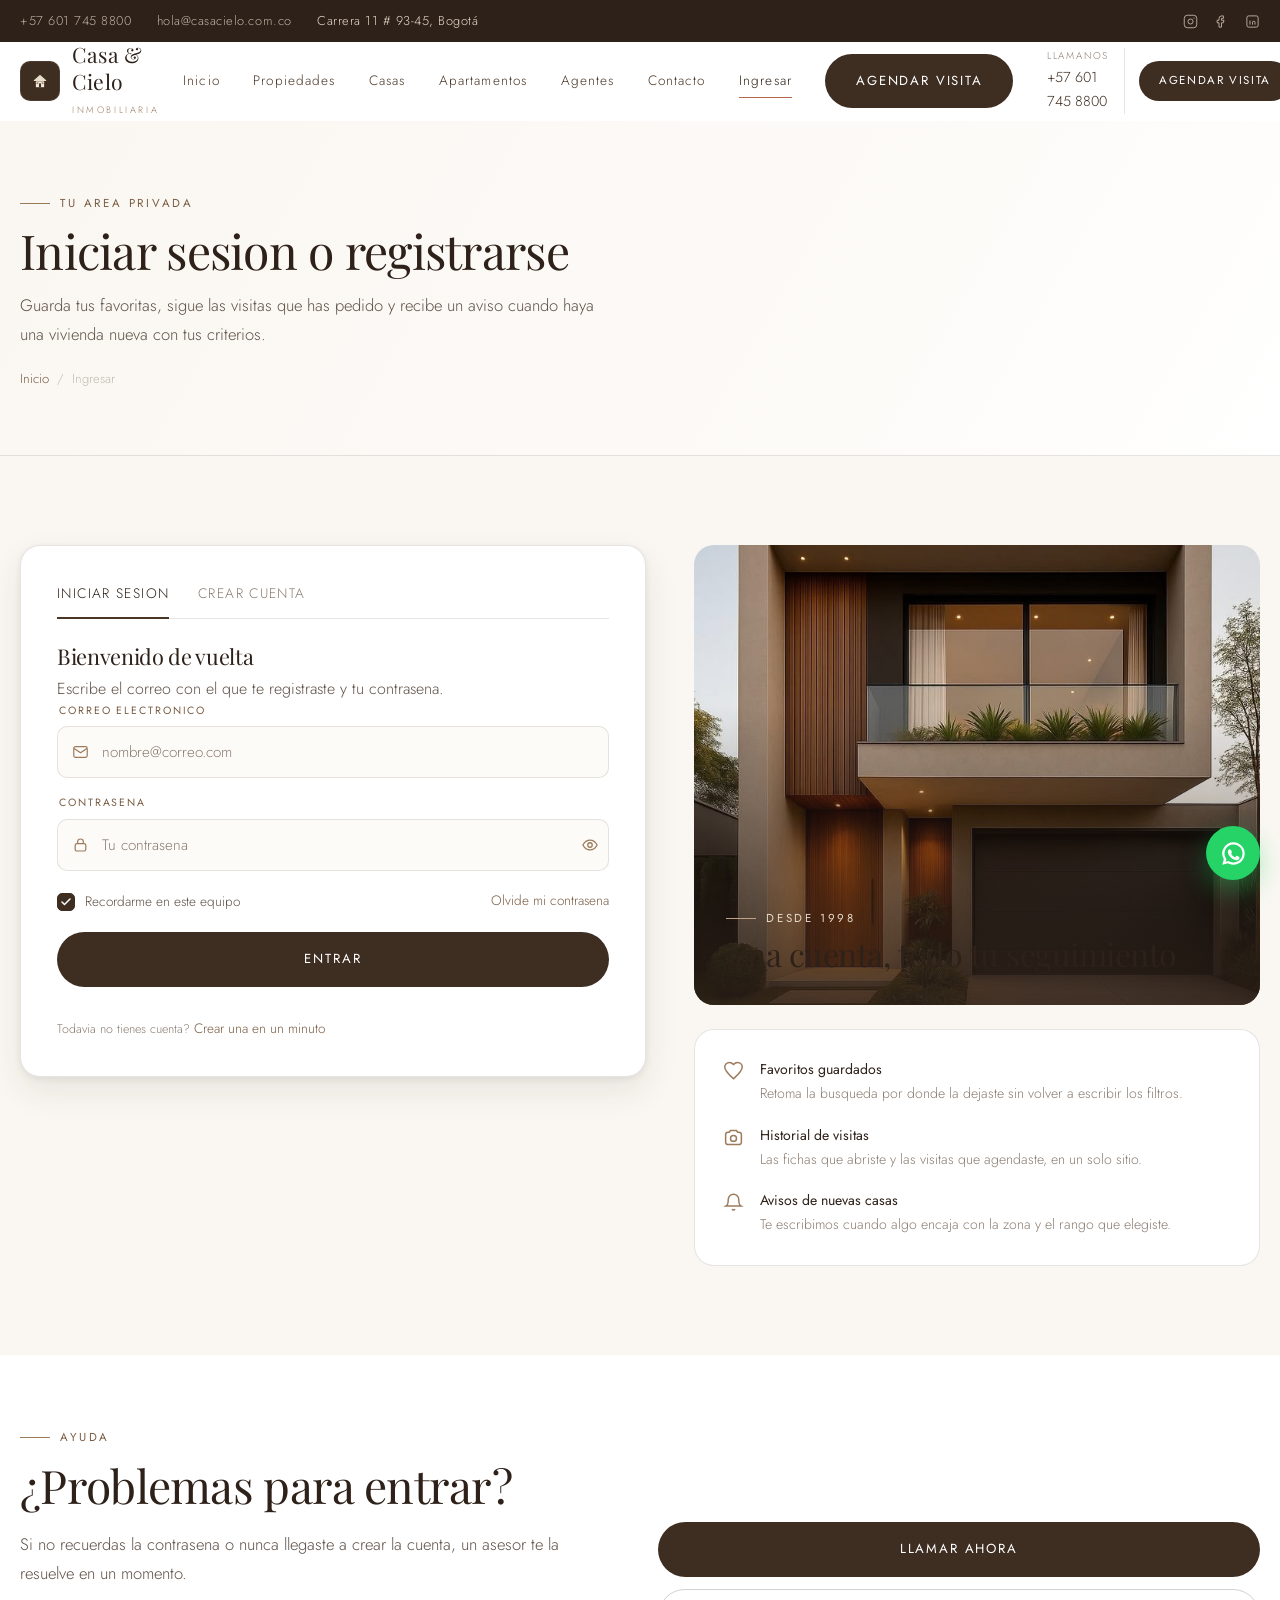
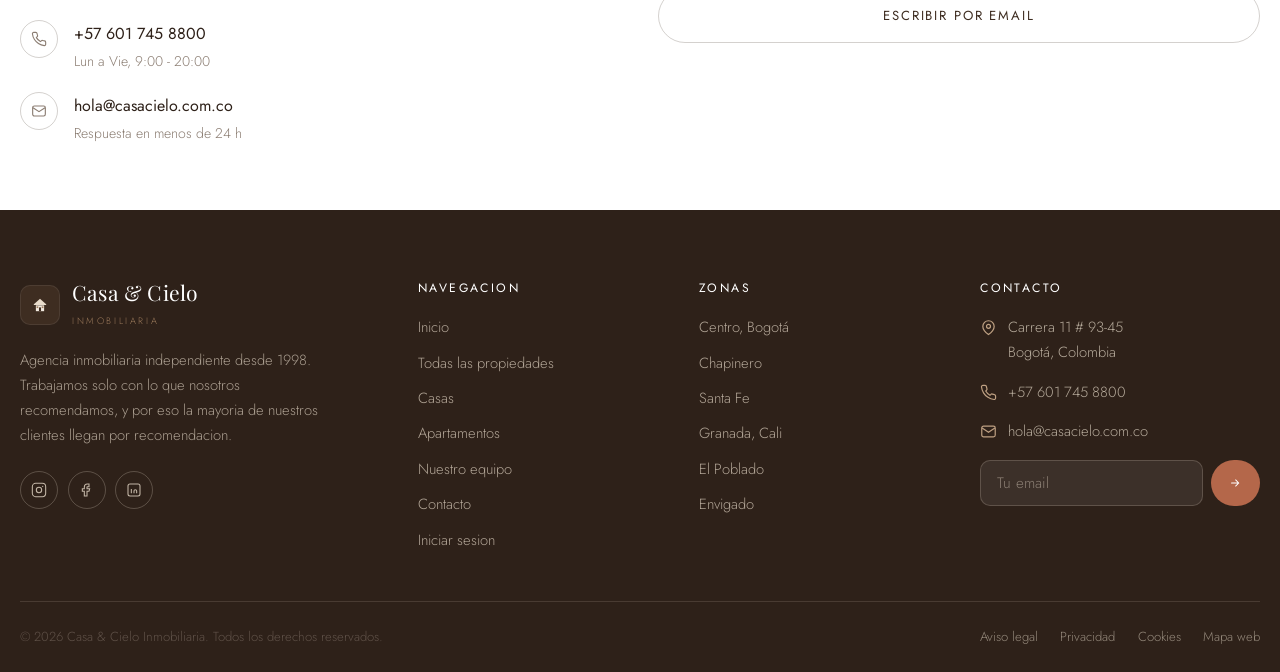
<file: pages/login.html>
<!DOCTYPE html>
<html lang="es">
<head>
<meta charset="UTF-8">
<meta name="viewport" content="width=device-width, initial-scale=1">
<title>Iniciar sesion o registrarse | Casa &amp; Cielo</title>
<meta name="description" content="Accede a tu cuenta de Casa &amp; Cielo para guardar tus viviendas favoritas, seguir tus visitas y recibir avisos de nuevas propiedades.">
<meta name="theme-color" content="#3E2D21">
<link rel="icon" href="../icons/favicon.svg" type="image/svg+xml">
<link rel="preconnect" href="https://fonts.googleapis.com">
<link rel="preconnect" href="https://fonts.gstatic.com" crossorigin>
<link href="https://fonts.googleapis.com/css2?family=Jost:wght@300;400;500&family=Playfair+Display:ital,wght@0,400;0,500;1,400&display=swap" rel="stylesheet">
<link rel="stylesheet" href="../ccs/styles.css">
</head>
<body>
<a class="skip-link" href="#main">Ir al contenido</a>

<div class="topbar">
  <div class="container topbar__inner">
    <ul class="topbar__list">
      <li><a href="tel:+576017458800">+57 601 745 8800</a></li>
      <li><a href="mailto:hola@casacielo.com.co">hola@casacielo.com.co</a></li>
      <li>Carrera 11 # 93-45, Bogotá</li>
    </ul>
    <div class="topbar__social">
      <a href="#" aria-label="Instagram"><svg viewBox="0 0 24 24" fill="none" stroke="currentColor" stroke-width="1.6"><rect x="2" y="2" width="20" height="20" rx="5"/><circle cx="12" cy="12" r="4"/><circle cx="17.5" cy="6.5" r="1" fill="currentColor" stroke="none"/></svg></a>
      <a href="#" aria-label="Facebook"><svg viewBox="0 0 24 24" fill="none" stroke="currentColor" stroke-width="1.6"><path d="M15 3h-2.5A4.5 4.5 0 0 0 8 7.5V10H5v4h3v7h4v-7h3l1-4h-4V7.5A.5.5 0 0 1 12.5 7H15z"/></svg></a>
      <a href="#" aria-label="LinkedIn"><svg viewBox="0 0 24 24" fill="none" stroke="currentColor" stroke-width="1.6"><rect x="3" y="3" width="18" height="18" rx="3"/><path d="M8 10.5V17M8 7.5v.01M12 17v-3.5a2 2 0 0 1 4 0V17"/></svg></a>
    </div>
  </div>
</div>

<header class="header" id="header">
  <div class="container header__inner">
    <a class="brand" href="../index.html" aria-label="Casa y Cielo, inicio">
      <span class="brand__mark" aria-hidden="true">
        <svg viewBox="0 0 64 64" fill="none"><path d="M32 14 L50 30 L50 32 L14 32 L14 30 Z" fill="#E8DCCB"/><rect x="20" y="33" width="24" height="17" fill="#F2EAE0"/><rect x="29" y="39" width="6" height="11" fill="#3E2D21"/><rect x="22" y="36" width="5" height="5" fill="#9C7B5C"/><rect x="37" y="36" width="5" height="5" fill="#9C7B5C"/></svg>
      </span>
      <span>
        <span class="brand__name">Casa &amp; Cielo</span>
        <span class="brand__tag">Inmobiliaria</span>
      </span>
    </a>

    <nav class="nav" id="nav" aria-label="Navegacion principal">
      <a class="nav__link" href="../index.html">Inicio</a>
      <a class="nav__link" href="properties.html">Propiedades</a>
      <a class="nav__link" href="../index.html#categorias">Casas</a>
      <a class="nav__link" href="../index.html#categorias">Apartamentos</a>
      <a class="nav__link" href="../index.html#agentes">Agentes</a>
      <a class="nav__link" href="../index.html#contacto">Contacto</a>
      <a class="nav__link is-active" href="login.html" aria-current="page">Ingresar</a>
      <a class="btn btn--primary" href="../index.html#contacto">Agendar visita</a>
    </nav>
    <div class="nav-backdrop" id="navBackdrop" hidden></div>

    <div class="header__actions">
      <a class="header__phone" href="tel:+576017458800">
        <svg viewBox="0 0 24 24" fill="none" stroke="currentColor" stroke-width="1.7"><path d="M22 16.9v3a2 2 0 0 1-2.2 2 19.8 19.8 0 0 1-8.6-3.1 19.5 19.5 0 0 1-6-6A19.8 19.8 0 0 1 2.1 4.2 2 2 0 0 1 4.1 2h3a2 2 0 0 1 2 1.7c.1 1 .4 1.9.7 2.8a2 2 0 0 1-.5 2.1L8.1 9.9a16 16 0 0 0 6 6l1.3-1.2a2 2 0 0 1 2.1-.5c.9.3 1.8.6 2.8.7a2 2 0 0 1 1.7 2z"/></svg>
        <span><small>Llamanos</small>+57 601 745 8800</span>
      </a>
      <a class="btn btn--primary btn--sm" href="../index.html#contacto">Agendar visita</a>
      <button class="burger" id="burger" type="button" aria-label="Abrir menu" aria-expanded="false" aria-controls="nav"><span></span></button>
    </div>
  </div>
</header>

<main id="main">

  <section class="page-head">
    <div class="container">
      <span class="eyebrow">Tu area privada</span>
      <h1>Iniciar sesion o registrarse</h1>
      <p class="lead">Guarda tus favoritas, sigue las visitas que has pedido y recibe un aviso cuando haya una vivienda nueva con tus criterios.</p>
      <nav class="crumbs" aria-label="Miga de pan">
        <a href="../index.html">Inicio</a><span>/</span>
        <span aria-current="page">Ingresar</span>
      </nav>
    </div>
  </section>

  <section class="section section--sand">
    <div class="container">
      <div class="auth">

        <!-- ============ FORMULARIO ============ -->
        <div class="auth__card form-card">
          <div class="tabs" role="tablist" aria-label="Iniciar sesion o registrarse">
            <button class="is-active" type="button" role="tab" id="tabLogin" aria-selected="true" aria-controls="panelLogin" data-tab="login">Iniciar sesion</button>
            <button type="button" role="tab" id="tabRegistro" aria-selected="false" aria-controls="panelRegistro" data-tab="registro">Crear cuenta</button>
          </div>

          <!-- ---------- Iniciar sesion ---------- -->
          <div class="tabs__panel" id="panelLogin" role="tabpanel" aria-labelledby="tabLogin" data-panel="login">
            <h3>Bienvenido de vuelta</h3>
            <p>Escribe el correo con el que te registraste y tu contrasena.</p>

            <form novalidate data-form-status data-form-ok="Listo. Entramos con el correo que registraste.">
              <div class="field">
                <label class="field__label" for="login-email">Correo electronico</label>
                <div class="field__control">
                  <svg viewBox="0 0 24 24" fill="none" stroke="currentColor" stroke-width="1.7"><rect x="2.5" y="4.5" width="19" height="15" rx="2.5"/><path d="M3 7l9 6 9-6"/></svg>
                  <input class="input" type="email" id="login-email" name="email" placeholder="nombre@correo.com" autocomplete="email" required>
                </div>
              </div>

              <div class="field">
                <label class="field__label" for="login-pass">Contrasena</label>
                <div class="field__control">
                  <svg viewBox="0 0 24 24" fill="none" stroke="currentColor" stroke-width="1.7"><rect x="4.5" y="10" width="15" height="10.5" rx="2.5"/><path d="M8 10V7.5A4 4 0 0 1 16 7.5V10"/></svg>
                  <input class="input auth__input" type="password" id="login-pass" name="password" placeholder="Tu contrasena" autocomplete="current-password" minlength="8" required data-password>
                  <button class="auth__reveal" type="button" data-password-toggle aria-label="Mostrar contrasena" aria-pressed="false">
                    <svg viewBox="0 0 24 24" fill="none" stroke="currentColor" stroke-width="1.7"><path d="M2.5 12S6 5.5 12 5.5 21.5 12 21.5 12 18 18.5 12 18.5 2.5 12 2.5 12z"/><circle cx="12" cy="12" r="3"/></svg>
                  </button>
                </div>
              </div>

              <div class="auth__row">
                <label class="checkbox">
                  <input type="checkbox" name="recordar" checked>
                  <span>Recordarme en este equipo</span>
                </label>
                <a class="auth__link" href="#">Olvide mi contrasena</a>
              </div>

              <button class="btn btn--primary btn--block" type="submit">Entrar</button>

              <p class="form-status" data-form-status role="status" aria-live="polite"></p>

              <p class="form-note">Todavia no tienes cuenta? <a class="auth__link" href="#" data-tab-jump="registro">Crear una en un minuto</a></p>
            </form>
          </div>

          <!-- ---------- Registro ---------- -->
          <div class="tabs__panel" id="panelRegistro" role="tabpanel" aria-labelledby="tabRegistro" data-panel="registro" hidden>
            <h3>Crear tu cuenta</h3>
            <p>Cuentanos como te llamas y en que zona buscas. Puedes cambiarlo despues.</p>

            <form novalidate data-form-status data-form-ok="Cuenta creada. Revisa tu correo para confirmarla.">
              <div class="form-grid">
                <div class="field">
                  <label class="field__label" for="reg-nombre">Nombre</label>
                  <div class="field__control">
                    <svg viewBox="0 0 24 24" fill="none" stroke="currentColor" stroke-width="1.7"><circle cx="12" cy="8.5" r="3.5"/><path d="M4.5 20c0-4 3.4-6 7.5-6s7.5 2 7.5 6"/></svg>
                    <input class="input" type="text" id="reg-nombre" name="nombre" placeholder="Ana Moreno" autocomplete="name" required>
                  </div>
                </div>

                <div class="field">
                  <label class="field__label" for="reg-apellido">Apellido</label>
                  <div class="field__control">
                    <svg viewBox="0 0 24 24" fill="none" stroke="currentColor" stroke-width="1.7"><circle cx="12" cy="8.5" r="3.5"/><path d="M4.5 20c0-4 3.4-6 7.5-6s7.5 2 7.5 6"/></svg>
                    <input class="input" type="text" id="reg-apellido" name="apellido" placeholder="Restrepo" autocomplete="family-name" required>
                  </div>
                </div>
              </div>

              <div class="field">
                <label class="field__label" for="reg-email">Correo electronico</label>
                <div class="field__control">
                  <svg viewBox="0 0 24 24" fill="none" stroke="currentColor" stroke-width="1.7"><rect x="2.5" y="4.5" width="19" height="15" rx="2.5"/><path d="M3 7l9 6 9-6"/></svg>
                  <input class="input" type="email" id="reg-email" name="email" placeholder="nombre@correo.com" autocomplete="email" required>
                </div>
              </div>

              <div class="field">
                <label class="field__label" for="reg-tel">Telefono</label>
                <div class="field__control">
                  <svg viewBox="0 0 24 24" fill="none" stroke="currentColor" stroke-width="1.7"><path d="M22 16.9v3a2 2 0 0 1-2.2 2 19.8 19.8 0 0 1-8.6-3.1 19.5 19.5 0 0 1-6-6A19.8 19.8 0 0 1 2.1 4.2 2 2 0 0 1 4.1 2h3a2 2 0 0 1 2 1.7c.1 1 .4 1.9.7 2.8a2 2 0 0 1-.5 2.1L8.1 9.9a16 16 0 0 0 6 6l1.3-1.2a2 2 0 0 1 2.1-.5c.9.3 1.8.6 2.8.7a2 2 0 0 1 1.7 2z"/></svg>
                  <input class="input" type="tel" id="reg-tel" name="tel" placeholder="+57 300 000 0000" autocomplete="tel" pattern="[0-9+ ]{7,20}">
                </div>
              </div>

              <div class="field">
                <label class="field__label" for="reg-zona">Zona que mas te interesa</label>
                <div class="field__control">
                  <svg viewBox="0 0 24 24" fill="none" stroke="currentColor" stroke-width="1.8"><path d="M20 10.5c0 5.5-8 11.5-8 11.5S4 16 4 10.5a8 8 0 1 1 16 0z"/><circle cx="12" cy="10.3" r="2.8"/></svg>
                  <select class="select" id="reg-zona" name="zona">
                    <option value="">Sin preferencia</option>
                    <option value="chapinero">Chapinero</option>
                    <option value="santafe">Santa Fe</option>
                    <option value="centro">Centro, Bogotá</option>
                    <option value="elpoblado">El Poblado</option>
                    <option value="envigado">Envigado</option>
                    <option value="cali">Granada, Cali</option>
                  </select>
                </div>
              </div>

              <div class="field">
                <label class="field__label" for="reg-pass">Contrasena</label>
                <div class="field__control">
                  <svg viewBox="0 0 24 24" fill="none" stroke="currentColor" stroke-width="1.7"><rect x="4.5" y="10" width="15" height="10.5" rx="2.5"/><path d="M8 10V7.5A4 4 0 0 1 16 7.5V10"/></svg>
                  <input class="input auth__input" type="password" id="reg-pass" name="password" placeholder="Minimo 8 caracteres" autocomplete="new-password" minlength="8" required data-password>
                  <button class="auth__reveal" type="button" data-password-toggle aria-label="Mostrar contrasena" aria-pressed="false">
                    <svg viewBox="0 0 24 24" fill="none" stroke="currentColor" stroke-width="1.7"><path d="M2.5 12S6 5.5 12 5.5 21.5 12 21.5 12 18 18.5 12 18.5 2.5 12 2.5 12z"/><circle cx="12" cy="12" r="3"/></svg>
                  </button>
                </div>
                <p class="auth__hint">Usa al menos 8 caracteres, con una letra y un numero.</p>
              </div>

              <label class="checkbox">
                <input type="checkbox" name="terminos" required>
                <span>Acepto los terminos y condiciones y el aviso de privacidad de Casa &amp; Cielo.</span>
              </label>

              <button class="btn btn--primary btn--block" type="submit">Crear mi cuenta</button>

              <p class="form-status" data-form-status role="status" aria-live="polite"></p>

              <p class="form-note">Ya tienes cuenta? <a class="auth__link" href="#" data-tab-jump="login">Iniciar sesion</a></p>
            </form>
          </div>
        </div>

        <!-- ============ COLUMNA DE APOYO ============ -->
        <aside class="auth__aside">
          <div class="auth__media" data-reveal>
            <span data-img="casa-jardin" data-w="1200" data-h="1500" data-eager="1" aria-hidden="true"></span>
            <div class="auth__mediaText">
              <span class="eyebrow">Desde 1998</span>
              <h2>Una cuenta, todo tu seguimiento</h2>
            </div>
          </div>

          <ul class="auth__list" data-reveal>
            <li>
              <svg viewBox="0 0 24 24" fill="none" stroke="currentColor" stroke-width="1.7"><path d="M12 20.3l-1.4-1.3C5.7 14.5 2 11.1 2 6.9 2 3.9 4.4 1.6 7.4 1.6c1.7 0 3.3.8 4.6 2.3 1.3-1.5 2.9-2.3 4.6-2.3 3 0 5.4 2.3 5.4 5.3 0 4.2-3.7 7.6-8.6 12.1z"/></svg>
              <span><b>Favoritos guardados</b>Retoma la busqueda por donde la dejaste sin volver a escribir los filtros.</span>
            </li>
            <li>
              <svg viewBox="0 0 24 24" fill="none" stroke="currentColor" stroke-width="1.7"><path d="M3 8.5A2.5 2.5 0 0 1 5.5 6h1.7l1.3-2h6.9l1.3 2h1.8A2.5 2.5 0 0 1 21 8.5v9A2.5 2.5 0 0 1 18.5 20h-13A2.5 2.5 0 0 1 3 17.5z"/><circle cx="12" cy="13" r="3.4"/></svg>
              <span><b>Historial de visitas</b>Las fichas que abriste y las visitas que agendaste, en un solo sitio.</span>
            </li>
            <li>
              <svg viewBox="0 0 24 24" fill="none" stroke="currentColor" stroke-width="1.7"><path d="M18 8.5A6 6 0 1 0 6 8.5c0 6-2.5 7.5-2.5 7.5h17S18 14.5 18 8.5z"/><path d="M10.3 19.5a2 2 0 0 0 3.4 0"/></svg>
              <span><b>Avisos de nuevas casas</b>Te escribimos cuando algo encaja con la zona y el rango que elegiste.</span>
            </li>
          </ul>
        </aside>

      </div>
    </div>
  </section>

  <section class="section section--tight">
    <div class="container contact">
      <div class="contact__info" data-reveal>
        <span class="eyebrow">Ayuda</span>
        <h2>¿Problemas para entrar?</h2>
        <p class="lead">Si no recuerdas la contrasena o nunca llegaste a crear la cuenta, un asesor te la resuelve en un momento.</p>
        <ul class="contact__list">
          <li>
            <span class="icon-btn" aria-hidden="true"><svg viewBox="0 0 24 24" fill="none" stroke="currentColor" stroke-width="1.7"><path d="M22 16.9v3a2 2 0 0 1-2.2 2 19.8 19.8 0 0 1-8.6-3.1 19.5 19.5 0 0 1-6-6A19.8 19.8 0 0 1 2.1 4.2 2 2 0 0 1 4.1 2h3a2 2 0 0 1 2 1.7c.1 1 .4 1.9.7 2.8a2 2 0 0 1-.5 2.1L8.1 9.9a16 16 0 0 0 6 6l1.3-1.2a2 2 0 0 1 2.1-.5c.9.3 1.8.6 2.8.7a2 2 0 0 1 1.7 2z"/></svg></span>
            <div><b>+57 601 745 8800</b><span>Lun a Vie, 9:00 - 20:00</span></div>
          </li>
          <li>
            <span class="icon-btn" aria-hidden="true"><svg viewBox="0 0 24 24" fill="none" stroke="currentColor" stroke-width="1.7"><rect x="2.5" y="4.5" width="19" height="15" rx="2.5"/><path d="M3 7l9 6 9-6"/></svg></span>
            <div><b>hola@casacielo.com.co</b><span>Respuesta en menos de 24 h</span></div>
          </li>
        </ul>
      </div>

      <div class="auth__help" data-reveal data-reveal-delay="1">
        <div class="auth__helpActions">
          <a class="btn btn--primary btn--block" href="tel:+576017458800">Llamar ahora</a>
          <a class="btn btn--ghost btn--block" href="mailto:hola@casacielo.com.co">Escribir por email</a>
        </div>
      </div>
    </div>
  </section>

</main>

<footer class="footer">
  <div class="container">
    <div class="footer__grid">
      <div>
        <a class="brand" href="../index.html">
          <span class="brand__mark" aria-hidden="true">
            <svg viewBox="0 0 64 64" fill="none"><path d="M32 14 L50 30 L50 32 L14 32 L14 30 Z" fill="#E8DCCB"/><rect x="20" y="33" width="24" height="17" fill="#F2EAE0"/><rect x="29" y="39" width="6" height="11" fill="#3E2D21"/><rect x="22" y="36" width="5" height="5" fill="#9C7B5C"/><rect x="37" y="36" width="5" height="5" fill="#9C7B5C"/></svg>
          </span>
          <span>
            <span class="brand__name">Casa &amp; Cielo</span>
            <span class="brand__tag">Inmobiliaria</span>
          </span>
        </a>
        <p class="footer__about">Agencia inmobiliaria independiente desde 1998. Trabajamos solo con lo que nosotros recomendamos, y por eso la mayoria de nuestros clientes llegan por recomendacion.</p>
        <div class="footer__social">
          <a class="icon-btn" href="#" aria-label="Instagram"><svg viewBox="0 0 24 24" fill="none" stroke="currentColor" stroke-width="1.6"><rect x="2" y="2" width="20" height="20" rx="5"/><circle cx="12" cy="12" r="4"/><circle cx="17.5" cy="6.5" r="1" fill="currentColor" stroke="none"/></svg></a>
          <a class="icon-btn" href="#" aria-label="Facebook"><svg viewBox="0 0 24 24" fill="none" stroke="currentColor" stroke-width="1.6"><path d="M15 3h-2.5A4.5 4.5 0 0 0 8 7.5V10H5v4h3v7h4v-7h3l1-4h-4V7.5A.5.5 0 0 1 12.5 7H15z"/></svg></a>
          <a class="icon-btn" href="#" aria-label="LinkedIn"><svg viewBox="0 0 24 24" fill="none" stroke="currentColor" stroke-width="1.6"><rect x="3" y="3" width="18" height="18" rx="3"/><path d="M8 10.5V17M8 7.5v.01M12 17v-3.5a2 2 0 0 1 4 0V17"/></svg></a>
        </div>
      </div>

      <div>
        <h4>Navegacion</h4>
        <nav class="footer__links">
          <a href="../index.html">Inicio</a>
          <a href="properties.html">Todas las propiedades</a>
          <a href="../index.html#categorias">Casas</a>
          <a href="../index.html#categorias">Apartamentos</a>
          <a href="../index.html#agentes">Nuestro equipo</a>
          <a href="../index.html#contacto">Contacto</a>
          <a href="login.html">Iniciar sesion</a>
        </nav>
      </div>

      <div>
        <h4>Zonas</h4>
        <nav class="footer__links">
          <a href="properties.html?zona=centro">Centro, Bogotá</a>
          <a href="properties.html?zona=chapinero">Chapinero</a>
          <a href="properties.html?zona=santafe">Santa Fe</a>
          <a href="properties.html?zona=cali">Granada, Cali</a>
          <a href="properties.html?zona=elpoblado">El Poblado</a>
          <a href="properties.html?zona=envigado">Envigado</a>
        </nav>
      </div>

      <div>
        <h4>Contacto</h4>
        <ul class="footer__contact">
          <li>
            <svg viewBox="0 0 24 24" fill="none" stroke="currentColor" stroke-width="1.7"><path d="M20 10.5c0 5.5-8 11.5-8 11.5S4 16 4 10.5a8 8 0 1 1 16 0z"/><circle cx="12" cy="10.3" r="2.8"/></svg>
            <span>Carrera 11 # 93-45<br>Bogotá, Colombia</span>
          </li>
          <li>
            <svg viewBox="0 0 24 24" fill="none" stroke="currentColor" stroke-width="1.7"><path d="M22 16.9v3a2 2 0 0 1-2.2 2 19.8 19.8 0 0 1-8.6-3.1 19.5 19.5 0 0 1-6-6A19.8 19.8 0 0 1 2.1 4.2 2 2 0 0 1 4.1 2h3a2 2 0 0 1 2 1.7c.1 1 .4 1.9.7 2.8a2 2 0 0 1-.5 2.1L8.1 9.9a16 16 0 0 0 6 6l1.3-1.2a2 2 0 0 1 2.1-.5c.9.3 1.8.6 2.8.7a2 2 0 0 1 1.7 2z"/></svg>
            <span>+57 601 745 8800</span>
          </li>
          <li>
            <svg viewBox="0 0 24 24" fill="none" stroke="currentColor" stroke-width="1.7"><rect x="2.5" y="4.5" width="19" height="15" rx="2.5"/><path d="M3 7l9 6 9-6"/></svg>
            <span>hola@casacielo.com.co</span>
          </li>
        </ul>
        <form class="footer__newsletter" data-newsletter>
          <label class="sr-only" for="news">Tu email</label>
          <input class="input" type="email" id="news" name="news" placeholder="Tu email" required>
          <button class="btn btn--accent" type="submit" aria-label="Suscribirse">
            <svg viewBox="0 0 24 24" fill="none" stroke="currentColor" stroke-width="2" stroke-linecap="round" stroke-linejoin="round"><path d="M5 12h14M13 6l6 6-6 6"/></svg>
          </button>
        </form>
      </div>
    </div>

    <div class="footer__bottom">
      <p>&copy; <span data-year>2026</span> Casa &amp; Cielo Inmobiliaria. Todos los derechos reservados.</p>
      <nav aria-label="Enlaces legales">
        <a href="#">Aviso legal</a>
        <a href="#">Privacidad</a>
        <a href="#">Cookies</a>
        <a href="#">Mapa web</a>
      </nav>
    </div>
  </div>
</footer>

<a class="wa-float" href="https://wa.me/573001111222" target="_blank" rel="noopener" aria-label="Escribir por WhatsApp">
  <svg viewBox="0 0 24 24" fill="currentColor"><path d="M12 2a10 10 0 0 0-8.6 15.1L2 22l5-1.3A10 10 0 1 0 12 2zm0 2a8 8 0 1 1-4.1 14.9l-.4-.2-2.4.6.6-2.3-.2-.4A8 8 0 0 1 12 4zm-3.4 4.2c-.2 0-.5.1-.7.4-.3.3-.9 1-.9 2.2s.9 2.5 1 2.7c.2.2 1.7 2.8 4.3 3.8 2.1.8 2.6.7 3 .6.6-.1 1.6-.7 1.8-1.3.2-.7.2-1.2.2-1.4l-.6-.3s-1.4-.7-1.6-.8c-.2 0-.4-.1-.6.2l-.7.9c-.1.2-.3.2-.5.1a6.6 6.6 0 0 1-3.3-2.9c-.2-.4.2-.4.6-1.2.1-.1 0-.3 0-.4l-.7-1.7c-.2-.4-.4-.4-.6-.4z"/></svg>
</a>

<script src="../js/data.js"></script>
  <script src="../js/main.js"></script>
</body>
</html>
</file>
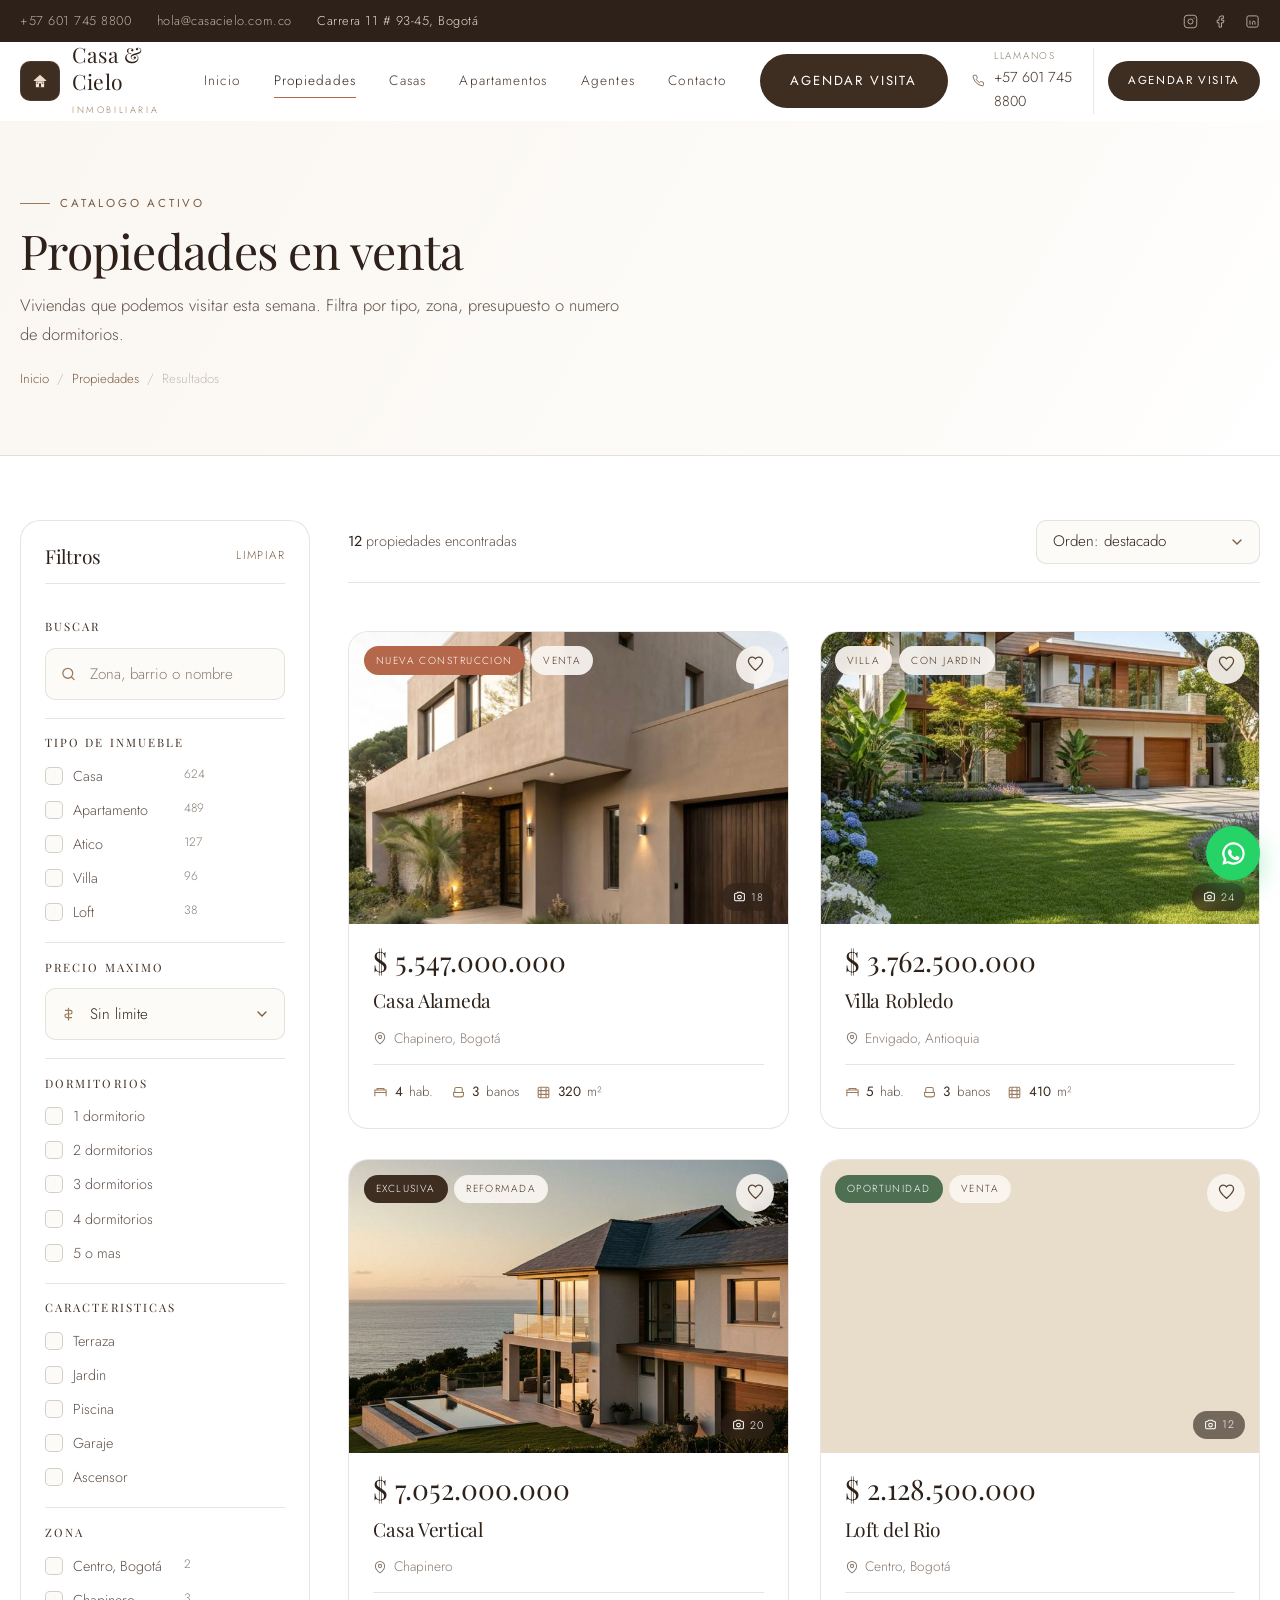
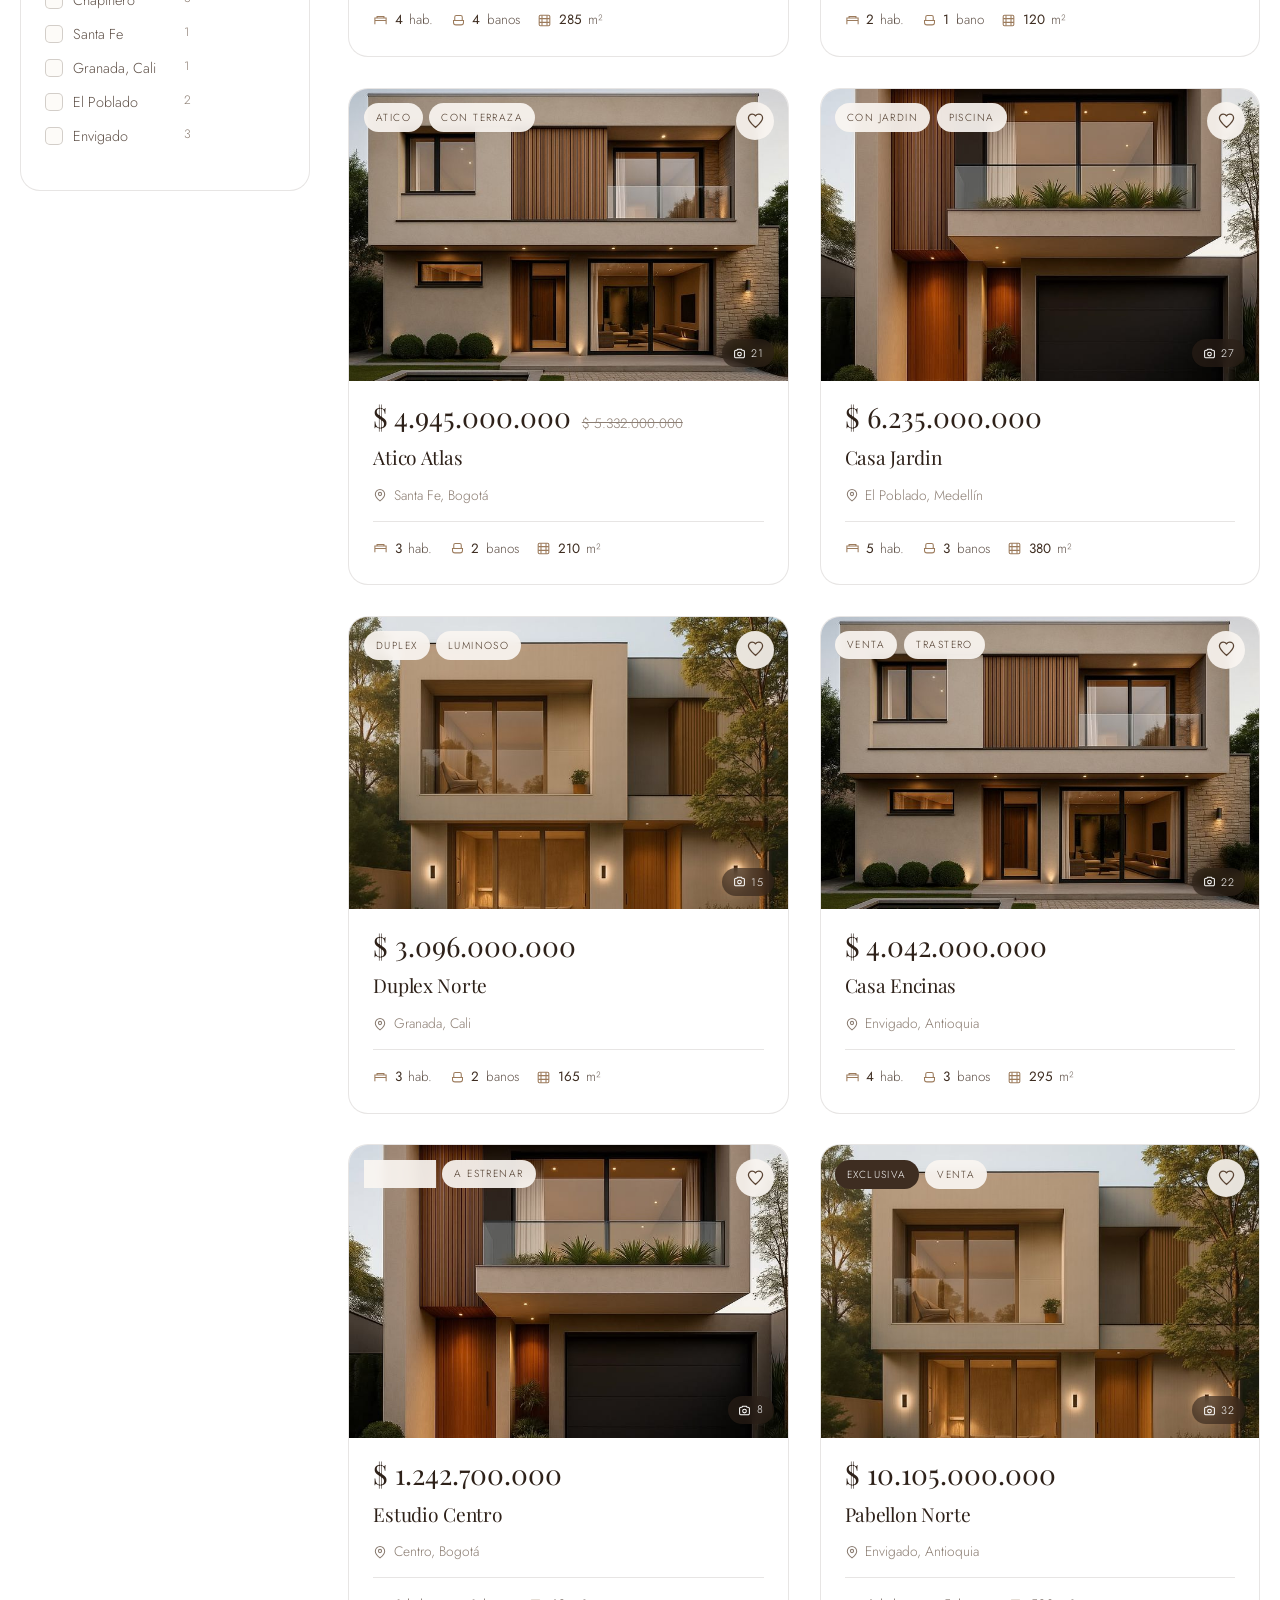
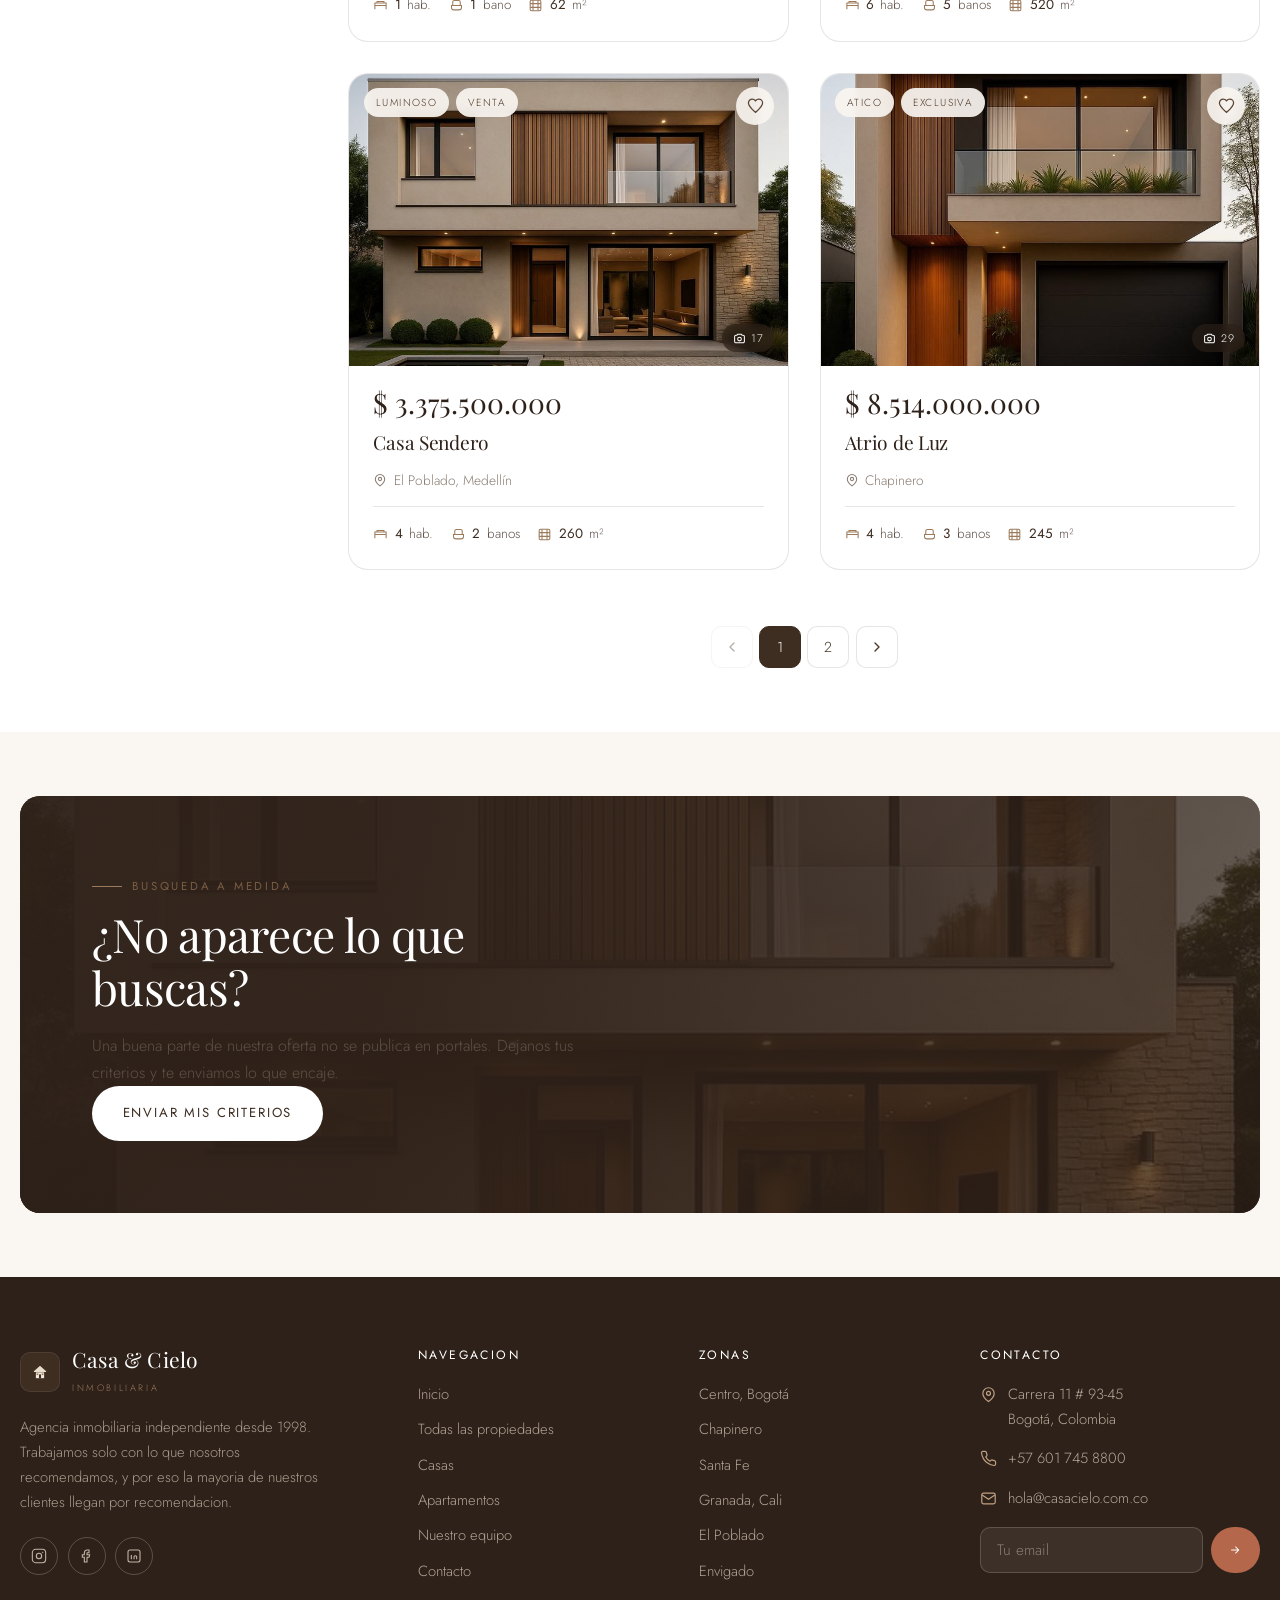
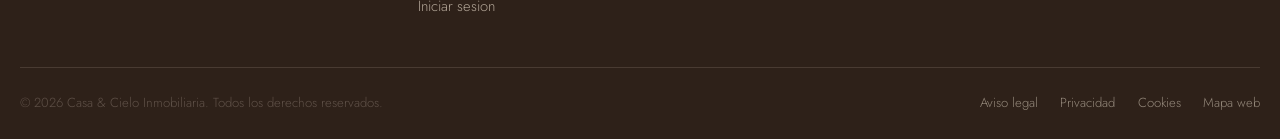
<file: pages/properties.html>
<!DOCTYPE html>
<html lang="es">
<head>
<meta charset="UTF-8">
<meta name="viewport" content="width=device-width, initial-scale=1">
<title>Propiedades en venta | Casa &amp; Cielo</title>
<meta name="description" content="Catálogo de casas y apartamentos en venta con filtros por tipo, precio, dormitorios y ciudad. Precios en pesos y fichas completas y fichas completas.">
<meta name="theme-color" content="#3E2D21">
<link rel="icon" href="../icons/favicon.svg" type="image/svg+xml">
<link rel="preconnect" href="https://fonts.googleapis.com">
<link rel="preconnect" href="https://fonts.gstatic.com" crossorigin>
<link href="https://fonts.googleapis.com/css2?family=Jost:wght@300;400;500&family=Playfair+Display:ital,wght@0,400;0,500;1,400&display=swap" rel="stylesheet">
<link rel="stylesheet" href="../ccs/styles.css">
</head>
<body>
<a class="skip-link" href="#main">Ir al contenido</a>

<div class="topbar">
  <div class="container topbar__inner">
    <ul class="topbar__list">
      <li><a href="tel:+576017458800">+57 601 745 8800</a></li>
      <li><a href="mailto:hola@casacielo.com.co">hola@casacielo.com.co</a></li>
      <li>Carrera 11 # 93-45, Bogotá</li>
    </ul>
    <div class="topbar__social">
      <a href="#" aria-label="Instagram"><svg viewBox="0 0 24 24" fill="none" stroke="currentColor" stroke-width="1.6"><rect x="2" y="2" width="20" height="20" rx="5"/><circle cx="12" cy="12" r="4"/><circle cx="17.5" cy="6.5" r="1" fill="currentColor" stroke="none"/></svg></a>
      <a href="#" aria-label="Facebook"><svg viewBox="0 0 24 24" fill="none" stroke="currentColor" stroke-width="1.6"><path d="M15 3h-2.5A4.5 4.5 0 0 0 8 7.5V10H5v4h3v7h4v-7h3l1-4h-4V7.5A.5.5 0 0 1 12.5 7H15z"/></svg></a>
      <a href="#" aria-label="LinkedIn"><svg viewBox="0 0 24 24" fill="none" stroke="currentColor" stroke-width="1.6"><rect x="3" y="3" width="18" height="18" rx="3"/><path d="M8 10.5V17M8 7.5v.01M12 17v-3.5a2 2 0 0 1 4 0V17"/></svg></a>
    </div>
  </div>
</div>

<header class="header" id="header">
  <div class="container header__inner">
    <a class="brand" href="../index.html" aria-label="Casa y Cielo, inicio">
      <span class="brand__mark" aria-hidden="true">
        <svg viewBox="0 0 64 64" fill="none"><path d="M32 14 L50 30 L50 32 L14 32 L14 30 Z" fill="#E8DCCB"/><rect x="20" y="33" width="24" height="17" fill="#F2EAE0"/><rect x="29" y="39" width="6" height="11" fill="#3E2D21"/><rect x="22" y="36" width="5" height="5" fill="#9C7B5C"/><rect x="37" y="36" width="5" height="5" fill="#9C7B5C"/></svg>
      </span>
      <span>
        <span class="brand__name">Casa &amp; Cielo</span>
        <span class="brand__tag">Inmobiliaria</span>
      </span>
    </a>

    <nav class="nav" id="nav" aria-label="Navegacion principal">
      <a class="nav__link" href="../index.html">Inicio</a>
      <a class="nav__link is-active" href="properties.html">Propiedades</a>
      <a class="nav__link" href="../index.html#categorias">Casas</a>
      <a class="nav__link" href="../index.html#categorias">Apartamentos</a>
      <a class="nav__link" href="../index.html#agentes">Agentes</a>
      <a class="nav__link" href="../index.html#contacto">Contacto</a>
      <a class="btn btn--primary" href="../index.html#contacto">Agendar visita</a>
    </nav>
    <div class="nav-backdrop" id="navBackdrop" hidden></div>

    <div class="header__actions">
      <a class="header__phone" href="tel:+576017458800">
        <svg viewBox="0 0 24 24" fill="none" stroke="currentColor" stroke-width="1.7"><path d="M22 16.9v3a2 2 0 0 1-2.2 2 19.8 19.8 0 0 1-8.6-3.1 19.5 19.5 0 0 1-6-6A19.8 19.8 0 0 1 2.1 4.2 2 2 0 0 1 4.1 2h3a2 2 0 0 1 2 1.7c.1 1 .4 1.9.7 2.8a2 2 0 0 1-.5 2.1L8.1 9.9a16 16 0 0 0 6 6l1.3-1.2a2 2 0 0 1 2.1-.5c.9.3 1.8.6 2.8.7a2 2 0 0 1 1.7 2z"/></svg>
        <span><small>Llamanos</small>+57 601 745 8800</span>
      </a>
      <a class="btn btn--primary btn--sm" href="../index.html#contacto">Agendar visita</a>
      <button class="burger" id="burger" type="button" aria-label="Abrir menu" aria-expanded="false" aria-controls="nav"><span></span></button>
    </div>
  </div>
</header>

<main id="main">

  <section class="page-head">
    <div class="container">
      <span class="eyebrow">Catalogo activo</span>
      <h1>Propiedades en venta</h1>
      <p class="lead">Viviendas que podemos visitar esta semana. Filtra por tipo, zona, presupuesto o numero de dormitorios.</p>
      <nav class="crumbs" aria-label="Miga de pan">
        <a href="../index.html">Inicio</a><span>/</span>
        <a href="properties.html">Propiedades</a><span>/</span>
        <span aria-current="page">Resultados</span>
      </nav>
    </div>
  </section>

  <section class="section section--tight">
    <div class="container listing">

      <!-- ============ FILTROS ============ -->
      <div class="filters-backdrop" id="filtersBackdrop" hidden></div>
      <aside class="filters" id="filters" aria-label="Filtros de busqueda">
        <div class="filters__head">
          <h2>Filtros</h2>
          <button class="filters__reset" type="button" data-reset>Limpiar</button>
          <button class="filters__close" type="button" data-filters-close aria-label="Cerrar filtros">
            <svg viewBox="0 0 24 24" fill="none" stroke="currentColor" stroke-width="2" stroke-linecap="round"><path d="M18 6 6 18M6 6l12 12"/></svg>
          </button>
        </div>

        <form id="filtersForm">
          <div class="filter-group">
            <h3 class="filter-group__title">Buscar</h3>
            <div class="field__control">
              <svg viewBox="0 0 24 24" fill="none" stroke="currentColor" stroke-width="1.8" stroke-linecap="round"><circle cx="11" cy="11" r="7"/><path d="M20 20l-3.5-3.5"/></svg>
              <label class="sr-only" for="f-q">Zona o nombre</label>
              <input class="input" type="search" id="f-q" name="q" placeholder="Zona, barrio o nombre" autocomplete="off">
            </div>
          </div>

          <div class="filter-group">
            <h3 class="filter-group__title">Tipo de inmueble</h3>
            <div class="checks">
              <label class="checkbox"><input type="checkbox" name="tipo" value="casa"><span>Casa</span><span class="count">624</span></label>
              <label class="checkbox"><input type="checkbox" name="tipo" value="apartamento"><span>Apartamento</span><span class="count">489</span></label>
              <label class="checkbox"><input type="checkbox" name="tipo" value="atico"><span>Atico</span><span class="count">127</span></label>
              <label class="checkbox"><input type="checkbox" name="tipo" value="villa"><span>Villa</span><span class="count">96</span></label>
              <label class="checkbox"><input type="checkbox" name="tipo" value="loft"><span>Loft</span><span class="count">38</span></label>
            </div>
          </div>

          <div class="filter-group">
            <h3 class="filter-group__title">Precio maximo</h3>
            <div class="field__control">
              <svg viewBox="0 0 24 24" fill="none" stroke="currentColor" stroke-width="1.7"><path d="M12 3v18M7 7h7.5a2.5 2.5 0 0 1 0 5H9.5a2.5 2.5 0 0 0 0 5H17"/></svg>
              <label class="sr-only" for="f-price">Precio maximo</label>
              <select class="select" id="f-price" name="precio">
                <option value="">Sin limite</option>
                <option value="1290000000">$ 1.290.000.000</option>
                <option value="2150000000">$ 2.150.000.000</option>
                <option value="3440000000">$ 3.440.000.000</option>
                <option value="5160000000">$ 5.160.000.000</option>
                <option value="8600000000">$ 8.600.000.000</option>
                <option value="12900000000">$ 12.900.000.000</option>
              </select>
            </div>
          </div>

          <div class="filter-group">
            <h3 class="filter-group__title">Dormitorios</h3>
            <div class="checks">
              <label class="checkbox"><input type="checkbox" name="hab" value="1"><span>1 dormitorio</span></label>
              <label class="checkbox"><input type="checkbox" name="hab" value="2"><span>2 dormitorios</span></label>
              <label class="checkbox"><input type="checkbox" name="hab" value="3"><span>3 dormitorios</span></label>
              <label class="checkbox"><input type="checkbox" name="hab" value="4"><span>4 dormitorios</span></label>
              <label class="checkbox"><input type="checkbox" name="hab" value="5"><span>5 o mas</span></label>
            </div>
          </div>

          <div class="filter-group">
            <h3 class="filter-group__title">Caracteristicas</h3>
            <div class="checks">
              <label class="checkbox"><input type="checkbox" name="extra" value="terraza"><span>Terraza</span></label>
              <label class="checkbox"><input type="checkbox" name="extra" value="jardin"><span>Jardin</span></label>
              <label class="checkbox"><input type="checkbox" name="extra" value="piscina"><span>Piscina</span></label>
              <label class="checkbox"><input type="checkbox" name="extra" value="garaje"><span>Garaje</span></label>
              <label class="checkbox"><input type="checkbox" name="extra" value="ascensor"><span>Ascensor</span></label>
            </div>
          </div>

          <div class="filter-group">
            <h3 class="filter-group__title">Zona</h3>
            <div class="checks">
              <label class="checkbox"><input type="checkbox" name="zona" value="centro"><span>Centro, Bogotá</span><span class="count">2</span></label>
              <label class="checkbox"><input type="checkbox" name="zona" value="chapinero"><span>Chapinero</span><span class="count">3</span></label>
              <label class="checkbox"><input type="checkbox" name="zona" value="santafe"><span>Santa Fe</span><span class="count">1</span></label>
              <label class="checkbox"><input type="checkbox" name="zona" value="cali"><span>Granada, Cali</span><span class="count">1</span></label>
              <label class="checkbox"><input type="checkbox" name="zona" value="elpoblado"><span>El Poblado</span><span class="count">2</span></label>
              <label class="checkbox"><input type="checkbox" name="zona" value="envigado"><span>Envigado</span><span class="count">3</span></label>
            </div>
          </div>
        </form>
      </aside>

      <!-- ============ RESULTADOS ============ -->
      <div>
        <div class="listing__bar">
          <p class="listing__count"><b data-result-count>12</b> propiedades encontradas</p>
          <div class="listing__tools">
            <button class="btn btn--ghost btn--sm filters-toggle" type="button" data-filters-open>
              <svg viewBox="0 0 24 24" fill="none" stroke="currentColor" stroke-width="1.8" stroke-linecap="round"><path d="M4 7h16M7 12h10M10 17h4"/></svg>
              Filtros
            </button>
            <label class="sr-only" for="sort">Ordenar por</label>
            <select class="select" id="sort" name="orden">
              <option value="destacado">Orden: destacado</option>
              <option value="precio-asc">Precio: de menor a mayor</option>
              <option value="precio-desc">Precio: de mayor a menor</option>
              <option value="m2-desc">Superficie: mayor primero</option>
            </select>
          </div>
        </div>

        <div class="chips" data-chips hidden></div>

        <div class="grid" data-property-grid data-page-size="6" data-render="props" aria-busy="true"></div>

        <div class="empty-state" data-empty hidden>
          <svg viewBox="0 0 24 24" fill="none" stroke="currentColor" stroke-width="1.5"><circle cx="11" cy="11" r="7"/><path d="M20 20l-3.5-3.5"/><path d="M8.5 11h5"/></svg>
          <h3>No encontramos nada con esos filtros</h3>
          <p>Prueba a ampliar el precio maximo o a quitar algun filtro de tipo o zona.</p>
          <button class="btn btn--primary btn--sm" type="button" data-reset>Limpiar filtros</button>
        </div>

        <nav class="pagination" data-pagination aria-label="Paginacion"></nav>
      </div>

    </div>
  </section>

  <section class="section section--tight section--sand">
    <div class="container">
      <div class="promo" data-reveal>
        <span data-img="casa-encinas" data-w="1200" data-h="800" aria-hidden="true"></span>
        <div class="promo__inner">
          <span class="eyebrow">Busqueda a medida</span>
          <h2>¿No aparece lo que buscas?</h2>
          <p>Una buena parte de nuestra oferta no se publica en portales. Dejanos tus criterios y te enviamos lo que encaje.</p>
          <a class="btn btn--light" href="../index.html#contacto">Enviar mis criterios</a>
        </div>
      </div>
    </div>
  </section>

</main>

<footer class="footer">
  <div class="container">
    <div class="footer__grid">
      <div>
        <a class="brand" href="../index.html">
          <span class="brand__mark" aria-hidden="true">
            <svg viewBox="0 0 64 64" fill="none"><path d="M32 14 L50 30 L50 32 L14 32 L14 30 Z" fill="#E8DCCB"/><rect x="20" y="33" width="24" height="17" fill="#F2EAE0"/><rect x="29" y="39" width="6" height="11" fill="#3E2D21"/><rect x="22" y="36" width="5" height="5" fill="#9C7B5C"/><rect x="37" y="36" width="5" height="5" fill="#9C7B5C"/></svg>
          </span>
          <span>
            <span class="brand__name">Casa &amp; Cielo</span>
            <span class="brand__tag">Inmobiliaria</span>
          </span>
        </a>
        <p class="footer__about">Agencia inmobiliaria independiente desde 1998. Trabajamos solo con lo que nosotros recomendamos, y por eso la mayoria de nuestros clientes llegan por recomendacion.</p>
        <div class="footer__social">
          <a class="icon-btn" href="#" aria-label="Instagram"><svg viewBox="0 0 24 24" fill="none" stroke="currentColor" stroke-width="1.6"><rect x="2" y="2" width="20" height="20" rx="5"/><circle cx="12" cy="12" r="4"/><circle cx="17.5" cy="6.5" r="1" fill="currentColor" stroke="none"/></svg></a>
          <a class="icon-btn" href="#" aria-label="Facebook"><svg viewBox="0 0 24 24" fill="none" stroke="currentColor" stroke-width="1.6"><path d="M15 3h-2.5A4.5 4.5 0 0 0 8 7.5V10H5v4h3v7h4v-7h3l1-4h-4V7.5A.5.5 0 0 1 12.5 7H15z"/></svg></a>
          <a class="icon-btn" href="#" aria-label="LinkedIn"><svg viewBox="0 0 24 24" fill="none" stroke="currentColor" stroke-width="1.6"><rect x="3" y="3" width="18" height="18" rx="3"/><path d="M8 10.5V17M8 7.5v.01M12 17v-3.5a2 2 0 0 1 4 0V17"/></svg></a>
        </div>
      </div>

      <div>
        <h4>Navegacion</h4>
        <nav class="footer__links">
          <a href="../index.html">Inicio</a>
          <a href="properties.html">Todas las propiedades</a>
          <a href="../index.html#categorias">Casas</a>
          <a href="../index.html#categorias">Apartamentos</a>
          <a href="../index.html#agentes">Nuestro equipo</a>
          <a href="../index.html#contacto">Contacto</a>
          <a href="login.html">Iniciar sesion</a>
        </nav>
      </div>

      <div>
        <h4>Zonas</h4>
        <nav class="footer__links">
          <a href="properties.html?zona=centro">Centro, Bogotá</a>
          <a href="properties.html?zona=chapinero">Chapinero</a>
          <a href="properties.html?zona=santafe">Santa Fe</a>
          <a href="properties.html?zona=cali">Granada, Cali</a>
          <a href="properties.html?zona=elpoblado">El Poblado</a>
          <a href="properties.html?zona=envigado">Envigado</a>
        </nav>
      </div>

      <div>
        <h4>Contacto</h4>
        <ul class="footer__contact">
          <li>
            <svg viewBox="0 0 24 24" fill="none" stroke="currentColor" stroke-width="1.7"><path d="M20 10.5c0 5.5-8 11.5-8 11.5S4 16 4 10.5a8 8 0 1 1 16 0z"/><circle cx="12" cy="10.3" r="2.8"/></svg>
            <span>Carrera 11 # 93-45<br>Bogotá, Colombia</span>
          </li>
          <li>
            <svg viewBox="0 0 24 24" fill="none" stroke="currentColor" stroke-width="1.7"><path d="M22 16.9v3a2 2 0 0 1-2.2 2 19.8 19.8 0 0 1-8.6-3.1 19.5 19.5 0 0 1-6-6A19.8 19.8 0 0 1 2.1 4.2 2 2 0 0 1 4.1 2h3a2 2 0 0 1 2 1.7c.1 1 .4 1.9.7 2.8a2 2 0 0 1-.5 2.1L8.1 9.9a16 16 0 0 0 6 6l1.3-1.2a2 2 0 0 1 2.1-.5c.9.3 1.8.6 2.8.7a2 2 0 0 1 1.7 2z"/></svg>
            <span>+57 601 745 8800</span>
          </li>
          <li>
            <svg viewBox="0 0 24 24" fill="none" stroke="currentColor" stroke-width="1.7"><rect x="2.5" y="4.5" width="19" height="15" rx="2.5"/><path d="M3 7l9 6 9-6"/></svg>
            <span>hola@casacielo.com.co</span>
          </li>
        </ul>
        <form class="footer__newsletter" data-newsletter>
          <label class="sr-only" for="news">Tu email</label>
          <input class="input" type="email" id="news" name="news" placeholder="Tu email" required>
          <button class="btn btn--accent" type="submit" aria-label="Suscribirse">
            <svg viewBox="0 0 24 24" fill="none" stroke="currentColor" stroke-width="2" stroke-linecap="round" stroke-linejoin="round"><path d="M5 12h14M13 6l6 6-6 6"/></svg>
          </button>
        </form>
      </div>
    </div>

    <div class="footer__bottom">
      <p>&copy; <span data-year>2026</span> Casa &amp; Cielo Inmobiliaria. Todos los derechos reservados.</p>
      <nav aria-label="Enlaces legales">
        <a href="#">Aviso legal</a>
        <a href="#">Privacidad</a>
        <a href="#">Cookies</a>
        <a href="#">Mapa web</a>
      </nav>
    </div>
  </div>
</footer>

<a class="wa-float" href="https://wa.me/573001111222" target="_blank" rel="noopener" aria-label="Escribir por WhatsApp">
  <svg viewBox="0 0 24 24" fill="currentColor"><path d="M12 2a10 10 0 0 0-8.6 15.1L2 22l5-1.3A10 10 0 1 0 12 2zm0 2a8 8 0 1 1-4.1 14.9l-.4-.2-2.4.6.6-2.3-.2-.4A8 8 0 0 1 12 4zm-3.4 4.2c-.2 0-.5.1-.7.4-.3.3-.9 1-.9 2.2s.9 2.5 1 2.7c.2.2 1.7 2.8 4.3 3.8 2.1.8 2.6.7 3 .6.6-.1 1.6-.7 1.8-1.3.2-.7.2-1.2.2-1.4l-.6-.3s-1.4-.7-1.6-.8c-.2 0-.4-.1-.6.2l-.7.9c-.1.2-.3.2-.5.1a6.6 6.6 0 0 1-3.3-2.9c-.2-.4.2-.4.6-1.2.1-.1 0-.3 0-.4l-.7-1.7c-.2-.4-.4-.4-.6-.4z"/></svg>
</a>

<script src="../js/data.js"></script>
  <script src="../js/main.js"></script>
</body>
</html>
</file>
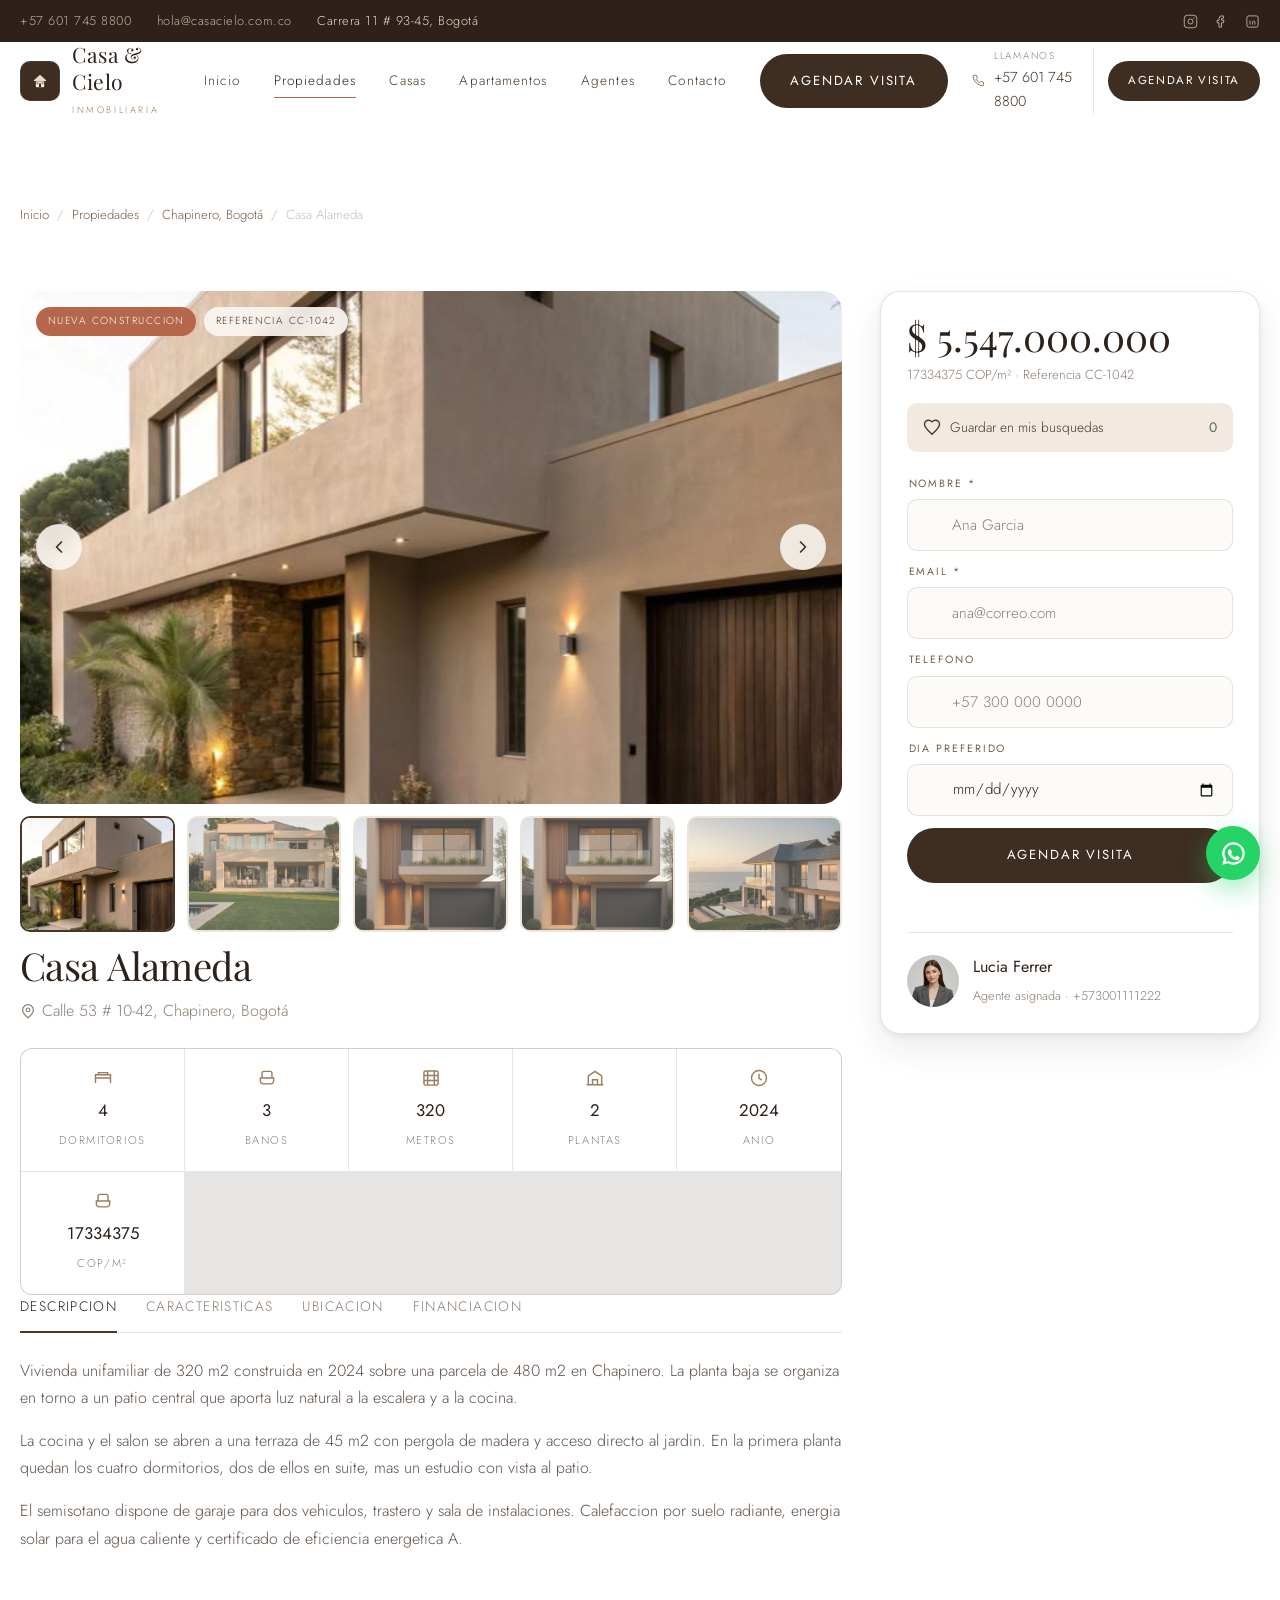
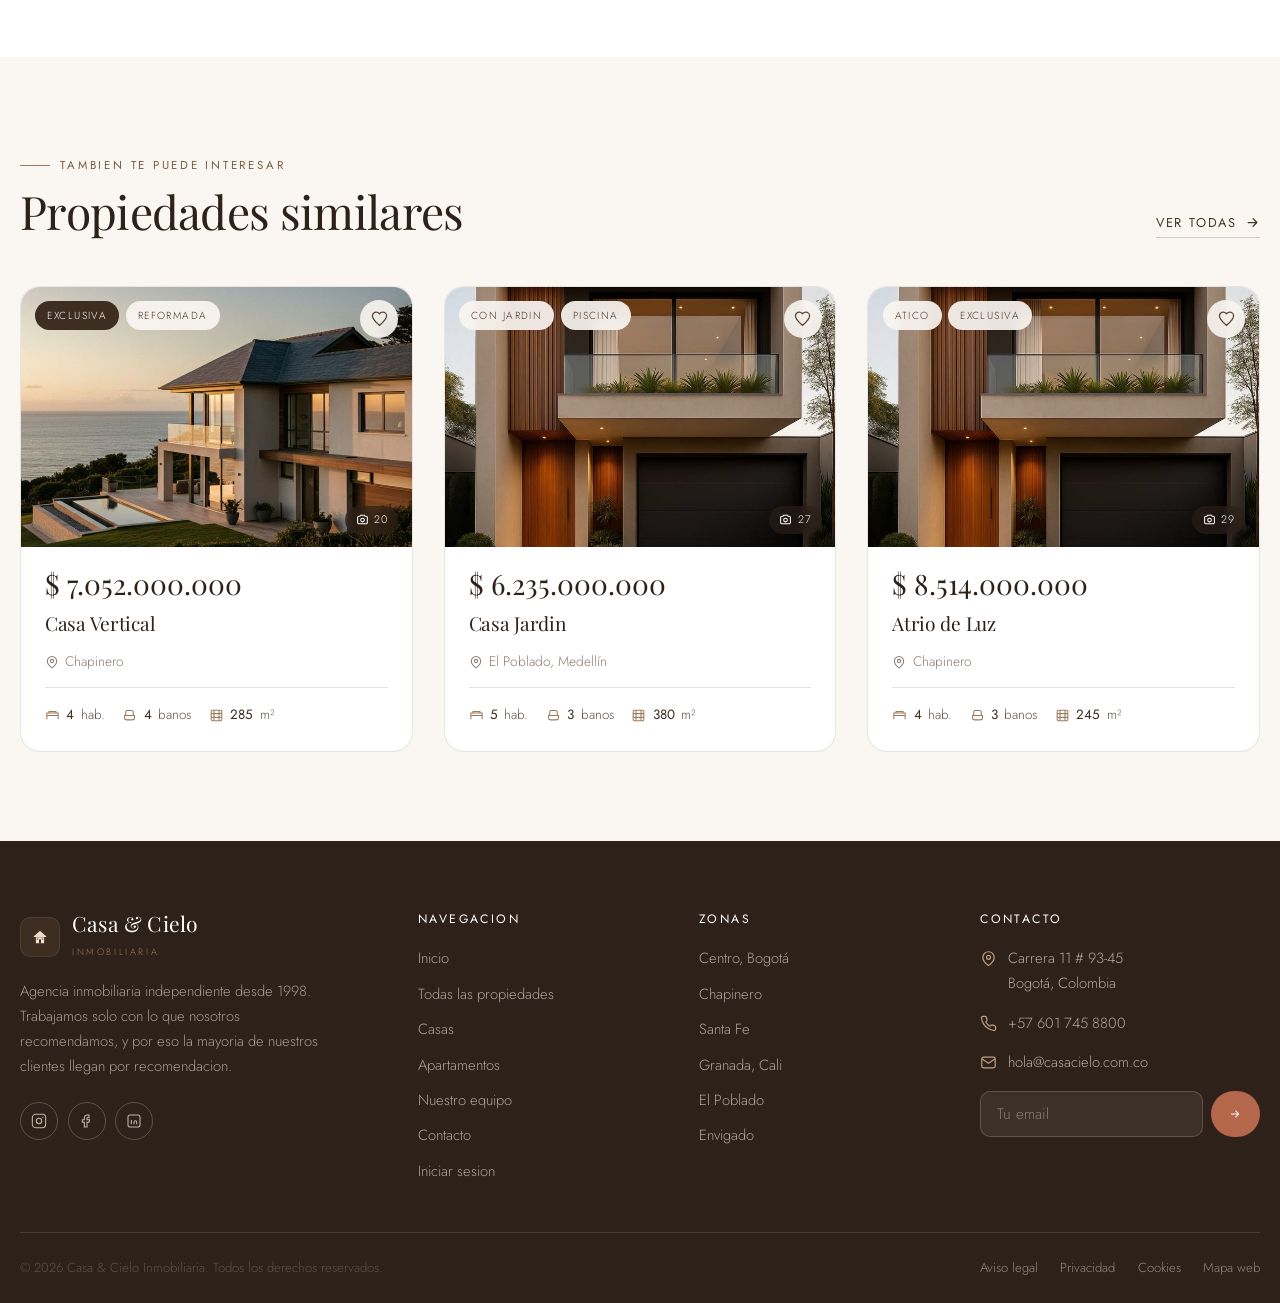
<file: pages/property.html>
<!DOCTYPE html>
<html lang="es">
<head>
<meta charset="UTF-8">
<meta name="viewport" content="width=device-width, initial-scale=1">
<title data-bind="titulo">Ficha | Casa &amp; Cielo</title>
<meta name="description" content="" data-bind="metaDesc">
<meta name="theme-color" content="#3E2D21">
<link rel="icon" href="../icons/favicon.svg" type="image/svg+xml">
<link rel="preconnect" href="https://fonts.googleapis.com">
<link rel="preconnect" href="https://fonts.gstatic.com" crossorigin>
<link href="https://fonts.googleapis.com/css2?family=Jost:wght@300;400;500&family=Playfair+Display:ital,wght@0,400;0,500;1,400&display=swap" rel="stylesheet">
<link rel="stylesheet" href="../ccs/styles.css">
</head>
<body>
<a class="skip-link" href="#main">Ir al contenido</a>

<div class="topbar">
  <div class="container topbar__inner">
    <ul class="topbar__list">
      <li><a href="tel:+576017458800">+57 601 745 8800</a></li>
      <li><a href="mailto:hola@casacielo.com.co">hola@casacielo.com.co</a></li>
      <li>Carrera 11 # 93-45, Bogotá</li>
    </ul>
    <div class="topbar__social">
      <a href="#" aria-label="Instagram"><svg viewBox="0 0 24 24" fill="none" stroke="currentColor" stroke-width="1.6"><rect x="2" y="2" width="20" height="20" rx="5"/><circle cx="12" cy="12" r="4"/><circle cx="17.5" cy="6.5" r="1" fill="currentColor" stroke="none"/></svg></a>
      <a href="#" aria-label="Facebook"><svg viewBox="0 0 24 24" fill="none" stroke="currentColor" stroke-width="1.6"><path d="M15 3h-2.5A4.5 4.5 0 0 0 8 7.5V10H5v4h3v7h4v-7h3l1-4h-4V7.5A.5.5 0 0 1 12.5 7H15z"/></svg></a>
      <a href="#" aria-label="LinkedIn"><svg viewBox="0 0 24 24" fill="none" stroke="currentColor" stroke-width="1.6"><rect x="3" y="3" width="18" height="18" rx="3"/><path d="M8 10.5V17M8 7.5v.01M12 17v-3.5a2 2 0 0 1 4 0V17"/></svg></a>
    </div>
  </div>
</div>

<header class="header" id="header">
  <div class="container header__inner">
    <a class="brand" href="../index.html" aria-label="Casa y Cielo, inicio">
      <span class="brand__mark" aria-hidden="true">
        <svg viewBox="0 0 64 64" fill="none"><path d="M32 14 L50 30 L50 32 L14 32 L14 30 Z" fill="#E8DCCB"/><rect x="20" y="33" width="24" height="17" fill="#F2EAE0"/><rect x="29" y="39" width="6" height="11" fill="#3E2D21"/><rect x="22" y="36" width="5" height="5" fill="#9C7B5C"/><rect x="37" y="36" width="5" height="5" fill="#9C7B5C"/></svg>
      </span>
      <span>
        <span class="brand__name">Casa &amp; Cielo</span>
        <span class="brand__tag">Inmobiliaria</span>
      </span>
    </a>

    <nav class="nav" id="nav" aria-label="Navegacion principal">
      <a class="nav__link" href="../index.html">Inicio</a>
      <a class="nav__link is-active" href="properties.html">Propiedades</a>
      <a class="nav__link" href="../index.html#categorias">Casas</a>
      <a class="nav__link" href="../index.html#categorias">Apartamentos</a>
      <a class="nav__link" href="../index.html#agentes">Agentes</a>
      <a class="nav__link" href="../index.html#contacto">Contacto</a>
      <a class="btn btn--primary" href="#visita">Agendar visita</a>
    </nav>
    <div class="nav-backdrop" id="navBackdrop" hidden></div>

    <div class="header__actions">
      <a class="header__phone" href="tel:+576017458800">
        <svg viewBox="0 0 24 24" fill="none" stroke="currentColor" stroke-width="1.7"><path d="M22 16.9v3a2 2 0 0 1-2.2 2 19.8 19.8 0 0 1-8.6-3.1 19.5 19.5 0 0 1-6-6A19.8 19.8 0 0 1 2.1 4.2 2 2 0 0 1 4.1 2h3a2 2 0 0 1 2 1.7c.1 1 .4 1.9.7 2.8a2 2 0 0 1-.5 2.1L8.1 9.9a16 16 0 0 0 6 6l1.3-1.2a2 2 0 0 1 2.1-.5c.9.3 1.8.6 2.8.7a2 2 0 0 1 1.7 2z"/></svg>
        <span><small>Llamanos</small>+57 601 745 8800</span>
      </a>
      <a class="btn btn--primary btn--sm" href="#visita">Agendar visita</a>
      <button class="burger" id="burger" type="button" aria-label="Abrir menu" aria-expanded="false" aria-controls="nav"><span></span></button>
    </div>
  </div>
</header>

<main id="main">

  <section class="section section--tight">
    <div class="container">
      <nav class="crumbs" aria-label="Miga de pan">
        <a href="../index.html">Inicio</a><span>/</span>
        <a href="properties.html">Propiedades</a><span>/</span>
        <a href="properties.html" data-bind="zonaHref" data-bind-text="zona">Zona</a><span>/</span>
        <span aria-current="page" data-bind="nombre">Ficha</span>
      </nav>
    </div>
  </section>

  <section class="section" style="padding-top:0">
    <div class="container detail">

      <!-- ============ CONTENIDO ============ -->
      <div>
        <div class="gallery" data-gallery>
          <div class="gallery__main">
            <span data-gallery-main data-img="casa-alameda" data-w="1200" data-h="800" data-eager="1"></span>
            <div class="gallery__badge" data-render="badges"></div>
            <button class="gallery__nav gallery__nav--prev" type="button" data-gallery-prev aria-label="Foto anterior">
              <svg viewBox="0 0 24 24" fill="none" stroke="currentColor" stroke-width="2" stroke-linecap="round" stroke-linejoin="round"><path d="M15 18l-6-6 6-6"/></svg>
            </button>
            <button class="gallery__nav gallery__nav--next" type="button" data-gallery-next aria-label="Foto siguiente">
              <svg viewBox="0 0 24 24" fill="none" stroke="currentColor" stroke-width="2" stroke-linecap="round" stroke-linejoin="round"><path d="M9 18l6-6-6-6"/></svg>
            </button>
          </div>
          <div class="gallery__thumbs" data-gallery-thumbs data-render="galeriaThumbs"></div>
        </div>

        <header class="detail__head">
          <h1 data-bind="nombre">Ficha</h1>
          <p class="detail__loc">
            <svg viewBox="0 0 24 24" fill="none" stroke="currentColor" stroke-width="1.8"><path d="M20 10.5c0 5.5-8 11.5-8 11.5S4 16 4 10.5a8 8 0 1 1 16 0z"/><circle cx="12" cy="10.3" r="2.8"/></svg>
            <span data-bind="direccion">Direccion</span>
          </p>
        </header>

        <ul class="spec-grid" data-render="specs"></ul>

        <div class="tabs" role="tablist" aria-label="Informacion del inmueble">
          <button class="is-active" type="button" role="tab" aria-selected="true" data-tab="desc">Descripcion</button>
          <button type="button" role="tab" aria-selected="false" data-tab="car">Caracteristicas</button>
          <button type="button" role="tab" aria-selected="false" data-tab="ubica">Ubicacion</button>
          <button type="button" role="tab" aria-selected="false" data-tab="fin">Financiacion</button>
        </div>

        <div class="tabs__panel prose" data-panel="desc" data-render="desc"></div>

        <div class="tabs__panel prose" data-panel="car" hidden>
          <ul data-render="carac"></ul>
        </div>

        <div class="tabs__panel prose" data-panel="ubica" hidden>
          <p data-bind="ubicaTexto">Ubicacion</p>
          <div class="map-embed" style="margin-top:1.25rem">
            <div data-render="mapa"></div>
          </div>
        </div>

        <div class="tabs__panel prose" data-panel="fin" hidden>
          <p>Simulacion orientativa para un prestamo hipotecario del 80% sobre <b data-bind="precio">$ 0</b> a 30 anos, con tasa fija del 10,9% efectivo anual. Cuota mensual estimada: <b>$ <span data-bind="cuota">0</span></b> (capital e intereses), mas la cuota de administracion, el impuesto de propiedad y los seguros.</p>
          <ul data-render="finLista"></ul>
        </div>
      </div>

      <!-- ============ PANEL PRECIO ============ -->
      <aside>
        <div class="price-card" id="visita">
          <p class="price-card__price" data-bind="precio">$ 0</p>
          <p class="price-card__note"><span data-bind="m2Precio">0</span> COP/m&sup2; &middot; Referencia <span data-bind="ref">CC-0000</span></p>

          <div class="price-card__save">
            <svg viewBox="0 0 24 24" fill="none" stroke="currentColor" stroke-width="1.8" style="width:18px;height:18px;flex:none"><path d="M12 20.3l-1.4-1.3C5.7 14.5 2 11.1 2 6.9 2 3.9 4.4 1.6 7.4 1.6c1.7 0 3.3.8 4.6 2.3 1.3-1.5 2.9-2.3 4.6-2.3 3 0 5.4 2.3 5.4 5.3 0 4.2-3.7 7.6-8.6 12.1z"/></svg>
            <span>Guardar en mis busquedas</span>
            <b data-save-count>0</b>
          </div>

          <form class="price-card__form" data-visit-form novalidate>
            <div class="field">
              <label class="field__label" for="v-name">Nombre *</label>
              <input class="input" type="text" id="v-name" name="name" placeholder="Ana Garcia" required autocomplete="name">
            </div>
            <div class="field">
              <label class="field__label" for="v-email">Email *</label>
              <input class="input" type="email" id="v-email" name="email" placeholder="ana@correo.com" required autocomplete="email">
            </div>
            <div class="field">
              <label class="field__label" for="v-phone">Telefono</label>
              <input class="input" type="tel" id="v-phone" name="phone" placeholder="+57 300 000 0000" autocomplete="tel">
            </div>
            <div class="field">
              <label class="field__label" for="v-date">Dia preferido</label>
              <input class="input" type="date" id="v-date" name="date">
            </div>
            <button class="btn btn--primary btn--block" type="submit">Agendar visita</button>
            <p class="form-note" data-form-status role="status" aria-live="polite"></p>
          </form>

          <div class="price-card__agent" data-render="agenteFicha"></div>
        </div>
      </aside>
    </div>
  </section>

  <!-- ============ SIMILARES ============ -->
  <section class="section section--sand">
    <div class="container">
      <div class="section-head">
        <div class="section-head__text" data-reveal>
          <span class="eyebrow">Tambien te puede interesar</span>
          <h2>Propiedades similares</h2>
        </div>
        <a class="link-arrow" href="properties.html" data-reveal>
          Ver todas
          <svg viewBox="0 0 24 24" fill="none" stroke="currentColor" stroke-width="2" stroke-linecap="round" stroke-linejoin="round"><path d="M5 12h14M13 6l6 6-6 6"/></svg>
        </a>
      </div>
      <div class="grid" data-property-grid data-limit="3" data-render="similares"></div>
    </div>
  </section>

</main>

<footer class="footer">
  <div class="container">
    <div class="footer__grid">
      <div>
        <a class="brand" href="../index.html">
          <span class="brand__mark" aria-hidden="true">
            <svg viewBox="0 0 64 64" fill="none"><path d="M32 14 L50 30 L50 32 L14 32 L14 30 Z" fill="#E8DCCB"/><rect x="20" y="33" width="24" height="17" fill="#F2EAE0"/><rect x="29" y="39" width="6" height="11" fill="#3E2D21"/><rect x="22" y="36" width="5" height="5" fill="#9C7B5C"/><rect x="37" y="36" width="5" height="5" fill="#9C7B5C"/></svg>
          </span>
          <span>
            <span class="brand__name">Casa &amp; Cielo</span>
            <span class="brand__tag">Inmobiliaria</span>
          </span>
        </a>
        <p class="footer__about">Agencia inmobiliaria independiente desde 1998. Trabajamos solo con lo que nosotros recomendamos, y por eso la mayoria de nuestros clientes llegan por recomendacion.</p>
        <div class="footer__social">
          <a class="icon-btn" href="#" aria-label="Instagram"><svg viewBox="0 0 24 24" fill="none" stroke="currentColor" stroke-width="1.6"><rect x="2" y="2" width="20" height="20" rx="5"/><circle cx="12" cy="12" r="4"/><circle cx="17.5" cy="6.5" r="1" fill="currentColor" stroke="none"/></svg></a>
          <a class="icon-btn" href="#" aria-label="Facebook"><svg viewBox="0 0 24 24" fill="none" stroke="currentColor" stroke-width="1.6"><path d="M15 3h-2.5A4.5 4.5 0 0 0 8 7.5V10H5v4h3v7h4v-7h3l1-4h-4V7.5A.5.5 0 0 1 12.5 7H15z"/></svg></a>
          <a class="icon-btn" href="#" aria-label="LinkedIn"><svg viewBox="0 0 24 24" fill="none" stroke="currentColor" stroke-width="1.6"><rect x="3" y="3" width="18" height="18" rx="3"/><path d="M8 10.5V17M8 7.5v.01M12 17v-3.5a2 2 0 0 1 4 0V17"/></svg></a>
        </div>
      </div>

      <div>
        <h4>Navegacion</h4>
        <nav class="footer__links">
          <a href="../index.html">Inicio</a>
          <a href="properties.html">Todas las propiedades</a>
          <a href="../index.html#categorias">Casas</a>
          <a href="../index.html#categorias">Apartamentos</a>
          <a href="../index.html#agentes">Nuestro equipo</a>
          <a href="../index.html#contacto">Contacto</a>
          <a href="login.html">Iniciar sesion</a>
        </nav>
      </div>

      <div>
        <h4>Zonas</h4>
        <nav class="footer__links">
          <a href="properties.html?zona=centro">Centro, Bogotá</a>
          <a href="properties.html?zona=chapinero">Chapinero</a>
          <a href="properties.html?zona=santafe">Santa Fe</a>
          <a href="properties.html?zona=cali">Granada, Cali</a>
          <a href="properties.html?zona=elpoblado">El Poblado</a>
          <a href="properties.html?zona=envigado">Envigado</a>
        </nav>
      </div>

      <div>
        <h4>Contacto</h4>
        <ul class="footer__contact">
          <li>
            <svg viewBox="0 0 24 24" fill="none" stroke="currentColor" stroke-width="1.7"><path d="M20 10.5c0 5.5-8 11.5-8 11.5S4 16 4 10.5a8 8 0 1 1 16 0z"/><circle cx="12" cy="10.3" r="2.8"/></svg>
            <span>Carrera 11 # 93-45<br>Bogotá, Colombia</span>
          </li>
          <li>
            <svg viewBox="0 0 24 24" fill="none" stroke="currentColor" stroke-width="1.7"><path d="M22 16.9v3a2 2 0 0 1-2.2 2 19.8 19.8 0 0 1-8.6-3.1 19.5 19.5 0 0 1-6-6A19.8 19.8 0 0 1 2.1 4.2 2 2 0 0 1 4.1 2h3a2 2 0 0 1 2 1.7c.1 1 .4 1.9.7 2.8a2 2 0 0 1-.5 2.1L8.1 9.9a16 16 0 0 0 6 6l1.3-1.2a2 2 0 0 1 2.1-.5c.9.3 1.8.6 2.8.7a2 2 0 0 1 1.7 2z"/></svg>
            <span>+57 601 745 8800</span>
          </li>
          <li>
            <svg viewBox="0 0 24 24" fill="none" stroke="currentColor" stroke-width="1.7"><rect x="2.5" y="4.5" width="19" height="15" rx="2.5"/><path d="M3 7l9 6 9-6"/></svg>
            <span>hola@casacielo.com.co</span>
          </li>
        </ul>
        <form class="footer__newsletter" data-newsletter>
          <label class="sr-only" for="news">Tu email</label>
          <input class="input" type="email" id="news" name="news" placeholder="Tu email" required>
          <button class="btn btn--accent" type="submit" aria-label="Suscribirse">
            <svg viewBox="0 0 24 24" fill="none" stroke="currentColor" stroke-width="2" stroke-linecap="round" stroke-linejoin="round"><path d="M5 12h14M13 6l6 6-6 6"/></svg>
          </button>
        </form>
      </div>
    </div>

    <div class="footer__bottom">
      <p>&copy; <span data-year>2026</span> Casa &amp; Cielo Inmobiliaria. Todos los derechos reservados.</p>
      <nav aria-label="Enlaces legales">
        <a href="#">Aviso legal</a>
        <a href="#">Privacidad</a>
        <a href="#">Cookies</a>
        <a href="#">Mapa web</a>
      </nav>
    </div>
  </div>
</footer>

<a class="wa-float" href="https://wa.me/573001111222" target="_blank" rel="noopener" aria-label="Escribir por WhatsApp">
  <svg viewBox="0 0 24 24" fill="currentColor"><path d="M12 2a10 10 0 0 0-8.6 15.1L2 22l5-1.3A10 10 0 1 0 12 2zm0 2a8 8 0 1 1-4.1 14.9l-.4-.2-2.4.6.6-2.3-.2-.4A8 8 0 0 1 12 4zm-3.4 4.2c-.2 0-.5.1-.7.4-.3.3-.9 1-.9 2.2s.9 2.5 1 2.7c.2.2 1.7 2.8 4.3 3.8 2.1.8 2.6.7 3 .6.6-.1 1.6-.7 1.8-1.3.2-.7.2-1.2.2-1.4l-.6-.3s-1.4-.7-1.6-.8c-.2 0-.4-.1-.6.2l-.7.9c-.1.2-.3.2-.5.1a6.6 6.6 0 0 1-3.3-2.9c-.2-.4.2-.4.6-1.2.1-.1 0-.3 0-.4l-.7-1.7c-.2-.4-.4-.4-.6-.4z"/></svg>
</a>

<script src="../js/data.js" defer></script>
  <script src="../js/main.js" defer></script>
</body>
</html>
</file>
<file: ccs/styles.css>
/* ==========================================================================
   CASA & CIELO - Inmobiliaria
   Paleta vintage: marron cafe, marron claro (beige), blanco
   ========================================================================== */

:root {
  /* Browns */
  --brown-900: #2e2119;
  --brown-800: #3e2d21;
  --brown-700: #4a3626;
  --brown-600: #5a4433;
  --brown-500: #7a5c43;
  --brown-400: #9c7b5c;
  --brown-300: #bfa183;

  /* Beige / marron claro */
  --sand-200: #e8dccb;
  --sand-100: #f2eae0;
  --cream: #faf6f1;
  --white: #ffffff;
  --surface: #fdfbf8;
  --surface-alt: #faf7f2;

  /* Texto */
  --ink: #2e2119;
  --ink-soft: #5f5148;
  --ink-mute: #8b7d72;

  /* Acento */
  --accent: #b4674a;
  --accent-soft: #d9a892;

  /* Estado */
  --ok: #4f6f52;
  --line: rgba(62, 45, 33, 0.12);
  --line-strong: rgba(62, 45, 33, 0.22);

  /* Tipografia */
  --font-display: "Playfair Display", "Georgia", "Times New Roman", serif;
  --font-body: "Jost", "Segoe UI", "Helvetica Neue", system-ui, -apple-system, sans-serif;

  /* Espaciado */
  --container: 1240px;
  --gap: 1.5rem;
  --radius-s: 6px;
  --radius: 12px;
  --radius-l: 20px;

  /* Sombras suaves */
  --shadow-s: 0 1px 2px rgba(46, 33, 25, 0.06), 0 4px 12px rgba(46, 33, 25, 0.05);
  --shadow-m: 0 2px 6px rgba(46, 33, 25, 0.07), 0 14px 34px rgba(46, 33, 25, 0.09);
  --shadow-l: 0 4px 10px rgba(46, 33, 25, 0.08), 0 28px 60px rgba(46, 33, 25, 0.14);

  --ease: cubic-bezier(0.22, 0.61, 0.36, 1);
}

/* ---------- Reset ---------- */
*,
*::before,
*::after { box-sizing: border-box; }

* { margin: 0; padding: 0; }

html {
  scroll-behavior: smooth;
  scroll-padding-top: 90px;
  -webkit-text-size-adjust: 100%;
}

body {
  font-family: var(--font-body);
  font-size: 1rem;
  font-weight: 300;
  line-height: 1.7;
  color: var(--ink);
  background: var(--white);
  -webkit-font-smoothing: antialiased;
  overflow-x: hidden;
}

img,
svg { display: block; max-width: 100%; }

a { color: inherit; text-decoration: none; }

button,
input,
select,
textarea {
  font: inherit;
  color: inherit;
}

button { background: none; border: 0; cursor: pointer; }

ul,
ol { list-style: none; }

:focus-visible {
  outline: 2px solid var(--brown-500);
  outline-offset: 3px;
  border-radius: 3px;
}

::selection { background: var(--brown-300); color: var(--brown-900); }

/* ---------- Utilidades ---------- */
.container {
  width: min(100% - 2.5rem, var(--container));
  margin-inline: auto;
}

.container--narrow { width: min(100% - 2.5rem, 900px); margin-inline: auto; }

.sr-only {
  position: absolute;
  width: 1px; height: 1px;
  padding: 0; margin: -1px;
  overflow: hidden;
  clip: rect(0 0 0 0);
  white-space: nowrap;
  border: 0;
}

.skip-link {
  position: absolute;
  top: -100px;
  left: 1rem;
  z-index: 2000;
  padding: 0.75rem 1.25rem;
  background: var(--brown-800);
  color: var(--white);
  border-radius: 0 0 var(--radius-s) var(--radius-s);
  transition: top 0.2s var(--ease);
}
.skip-link:focus { top: 0; }

/* ---------- Tipografia ---------- */
h1, h2, h3, h4 {
  font-family: var(--font-display);
  font-weight: 400;
  line-height: 1.15;
  letter-spacing: -0.015em;
  color: var(--brown-900);
}

h1 { font-size: clamp(2.4rem, 5.2vw, 4.2rem); }
h2 { font-size: clamp(1.9rem, 3.6vw, 2.9rem); }
h3 { font-size: clamp(1.15rem, 1.7vw, 1.45rem); }
h4 { font-size: 1.05rem; }

p { color: var(--ink-soft); }

.eyebrow {
  display: inline-flex;
  align-items: center;
  gap: 0.65rem;
  font-size: 0.72rem;
  font-weight: 400;
  letter-spacing: 0.24em;
  text-transform: uppercase;
  color: var(--brown-500);
}
.eyebrow::before {
  content: "";
  width: 30px;
  height: 1px;
  background: var(--brown-400);
}
.eyebrow--center::after {
  content: "";
  width: 30px;
  height: 1px;
  background: var(--brown-400);
}

.lead {
  font-size: clamp(1.02rem, 1.3vw, 1.16rem);
  line-height: 1.75;
  color: var(--ink-soft);
  max-width: 60ch;
}

.text-center { text-align: center; }
.mx-auto { margin-inline: auto; }
.mt-0 { margin-top: 0; }

/* ---------- Secciones ---------- */
.section { padding-block: clamp(3.75rem, 7vw, 6.5rem); }
.section--tight { padding-block: clamp(2.75rem, 5vw, 4.25rem); }
.section--sand { background: var(--surface-alt); }
.section--white { background: var(--white); }
.section--dark { background: var(--brown-800); color: var(--sand-200); }
.section--dark h2,
.section--dark h3 { color: var(--white); }
.section--dark p { color: rgba(232, 220, 203, 0.75); }
.section--dark .eyebrow { color: var(--brown-300); }
.section--dark .eyebrow::before { background: var(--brown-400); }

.section-head {
  display: flex;
  align-items: flex-end;
  justify-content: space-between;
  gap: 2rem;
  margin-bottom: clamp(2rem, 4vw, 3rem);
  flex-wrap: wrap;
}
.section-head__text { max-width: 620px; }
.section-head h2 { margin-top: 0.6rem; }
.section-head p { margin-top: 0.9rem; }
.section-head--center {
  flex-direction: column;
  align-items: center;
  text-align: center;
}
.section-head--center p { margin-inline: auto; }

/* ---------- Botones ---------- */
.btn {
  display: inline-flex;
  align-items: center;
  justify-content: center;
  gap: 0.6rem;
  padding: 0.95rem 1.85rem;
  font-size: 0.82rem;
  font-weight: 400;
  letter-spacing: 0.14em;
  text-transform: uppercase;
  border-radius: 999px;
  border: 1px solid transparent;
  cursor: pointer;
  transition: transform 0.25s var(--ease), background 0.25s var(--ease),
    color 0.25s var(--ease), border-color 0.25s var(--ease),
    box-shadow 0.25s var(--ease);
  white-space: nowrap;
}
.btn svg { width: 16px; height: 16px; flex: none; }
.btn:hover { transform: translateY(-2px); }
.btn:active { transform: translateY(0); }

.btn--primary { background: var(--brown-800); color: var(--white); }
.btn--primary:hover { background: var(--brown-600); box-shadow: var(--shadow-m); }

.btn--accent { background: var(--accent); color: var(--white); }
.btn--accent:hover { background: #9d563c; box-shadow: var(--shadow-m); }

.btn--light { background: var(--white); color: var(--brown-800); }
.btn--light:hover { background: var(--sand-100); box-shadow: var(--shadow-m); }

.btn--ghost { background: transparent; color: var(--brown-800); border-color: var(--line-strong); }
.btn--ghost:hover { border-color: var(--brown-600); background: rgba(255, 255, 255, 0.6); }

.btn--outline-light { background: transparent; color: var(--white); border-color: rgba(255, 255, 255, 0.45); }
.btn--outline-light:hover { background: rgba(255, 255, 255, 0.12); border-color: var(--white); }

.btn--sm { padding: 0.6rem 1.2rem; font-size: 0.72rem; }
.btn--block { width: 100%; }

.link-arrow {
  display: inline-flex;
  align-items: center;
  gap: 0.5rem;
  font-size: 0.8rem;
  font-weight: 400;
  letter-spacing: 0.14em;
  text-transform: uppercase;
  color: var(--brown-700);
  padding-bottom: 3px;
  border-bottom: 1px solid var(--line-strong);
  transition: gap 0.25s var(--ease), color 0.25s var(--ease), border-color 0.25s var(--ease);
}
.link-arrow:hover { gap: 0.9rem; color: var(--accent); border-color: var(--accent); }
.link-arrow svg { width: 15px; height: 15px; }

/* ---------- Header ---------- */
.topbar {
  background: var(--brown-900);
  color: var(--sand-200);
  font-size: 0.8rem;
  letter-spacing: 0.04em;
}
.topbar__inner {
  display: flex;
  align-items: center;
  justify-content: space-between;
  gap: 1.5rem;
  min-height: 42px;
  flex-wrap: wrap;
}
.topbar__list { display: flex; gap: 1.6rem; }
.topbar__list a { color: rgba(232, 220, 203, 0.78); transition: color 0.2s var(--ease); }
.topbar__list a:hover { color: var(--white); }
.topbar__social { display: flex; gap: 1rem; align-items: center; }
.topbar__social a { color: rgba(232, 220, 203, 0.7); transition: color 0.2s var(--ease), transform 0.2s var(--ease); }
.topbar__social a:hover { color: var(--white); transform: translateY(-2px); }
.topbar__social svg { width: 15px; height: 15px; }

.header {
  position: sticky;
  top: 0;
  z-index: 900;
  background: rgba(255, 255, 255, 0.9);
  backdrop-filter: blur(14px);
  -webkit-backdrop-filter: blur(14px);
  border-bottom: 1px solid transparent;
  transition: box-shadow 0.3s var(--ease), border-color 0.3s var(--ease), background 0.3s var(--ease);
}
.header.is-stuck {
  box-shadow: 0 1px 0 var(--line), var(--shadow-s);
  border-bottom-color: var(--line);
  background: rgba(255, 255, 255, 0.97);
}
.header__inner {
  display: flex;
  align-items: center;
  justify-content: space-between;
  gap: 1.5rem;
  min-height: 78px;
}

.brand { display: flex; align-items: center; gap: 0.75rem; }
.brand__mark {
  width: 40px; height: 40px;
  border-radius: 10px;
  flex: none;
  background: var(--brown-800);
  display: grid;
  place-items: center;
  box-shadow: inset 0 0 0 1px rgba(255, 255, 255, 0.08);
}
.brand__mark svg { width: 22px; height: 22px; }
.brand__name {
  font-family: var(--font-display);
  font-size: 1.32rem;
  line-height: 1;
  letter-spacing: 0.01em;
  color: var(--brown-900);
}
.brand__tag {
  display: block;
  font-family: var(--font-body);
  font-size: 0.58rem;
  letter-spacing: 0.28em;
  text-transform: uppercase;
  color: var(--brown-400);
  margin-top: 4px;
}

.nav { display: flex; align-items: center; gap: 2.1rem; }
.nav__link {
  position: relative;
  font-size: 0.85rem;
  font-weight: 300;
  letter-spacing: 0.08em;
  color: var(--brown-700);
  padding: 0.35rem 0;
  transition: color 0.2s var(--ease);
}
.nav__link::after {
  content: "";
  position: absolute;
  left: 0; bottom: 0;
  width: 100%; height: 1px;
  background: var(--accent);
  transform: scaleX(0);
  transform-origin: right;
  transition: transform 0.3s var(--ease);
}
.nav__link:hover,
.nav__link.is-active { color: var(--brown-900); }
.nav__link:hover::after,
.nav__link.is-active::after { transform: scaleX(1); transform-origin: left; }

.header__actions { display: flex; align-items: center; gap: 0.9rem; }

.header__phone {
  display: flex;
  align-items: center;
  gap: 0.6rem;
  font-size: 0.9rem;
  color: var(--brown-800);
  padding-right: 0.9rem;
  border-right: 1px solid var(--line);
}
.header__phone svg { width: 17px; height: 17px; color: var(--brown-500); }
.header__phone small { display: block; font-size: 0.62rem; letter-spacing: 0.18em; text-transform: uppercase; color: var(--ink-mute); }

.burger {
  display: none;
  width: 44px; height: 44px;
  border-radius: 10px;
  border: 1px solid var(--line-strong);
  place-items: center;
}
.burger span {
  display: block;
  width: 18px; height: 1.5px;
  background: var(--brown-800);
  position: relative;
  transition: background 0.2s var(--ease);
}
.burger span::before,
.burger span::after {
  content: "";
  position: absolute;
  left: 0;
  width: 18px; height: 1.5px;
  background: var(--brown-800);
  transition: transform 0.3s var(--ease), top 0.3s var(--ease);
}
.burger span::before { top: -6px; }
.burger span::after { top: 6px; }
.burger.is-open span { background: transparent; }
.burger.is-open span::before { top: 0; transform: rotate(45deg); }
.burger.is-open span::after { top: 0; transform: rotate(-45deg); }

/* ---------- Hero ---------- */
.hero {
  position: relative;
  isolation: isolate;
  min-height: min(92vh, 860px);
  display: flex;
  align-items: center;
  padding-block: clamp(4rem, 9vw, 7rem);
  background: var(--sand-200);
  overflow: hidden;
}
.hero__bg {
  position: absolute;
  inset: 0;
  z-index: -2;
  object-fit: cover;
  width: 100%; height: 100%;
  animation: heroZoom 18s var(--ease) forwards;
}
@keyframes heroZoom {
  from { transform: scale(1.06); }
  to { transform: scale(1); }
}
.hero__overlay {
  position: absolute;
  inset: 0;
  z-index: -1;
  background:
    linear-gradient(100deg, rgba(46, 33, 25, 0.82) 0%, rgba(46, 33, 25, 0.55) 42%, rgba(46, 33, 25, 0.12) 72%, rgba(46, 33, 25, 0.05) 100%),
    linear-gradient(to top, rgba(46, 33, 25, 0.45), transparent 45%);
}
.hero__inner { max-width: 700px; }
.hero__badge {
  display: inline-flex;
  align-items: center;
  gap: 0.6rem;
  padding: 0.5rem 1.1rem 0.5rem 0.55rem;
  background: rgba(250, 246, 241, 0.14);
  border: 1px solid rgba(250, 246, 241, 0.28);
  border-radius: 999px;
  color: var(--sand-100);
  font-size: 0.72rem;
  letter-spacing: 0.2em;
  text-transform: uppercase;
  backdrop-filter: blur(6px);
}
.hero__badge b {
  display: grid;
  place-items: center;
  width: 22px; height: 22px;
  border-radius: 50%;
  background: var(--accent);
  color: var(--white);
  font-size: 0.6rem;
}
.hero h1 { color: var(--white); margin-block: 1.4rem 1.2rem; }
.hero h1 em {
  font-style: italic;
  color: var(--sand-200);
}
.hero__lead {
  color: rgba(250, 246, 241, 0.85);
  font-size: clamp(1.02rem, 1.4vw, 1.18rem);
  max-width: 52ch;
}
.hero__cta { display: flex; flex-wrap: wrap; gap: 0.9rem; margin-top: 2.1rem; }

.hero__stats {
  display: flex;
  flex-wrap: wrap;
  gap: clamp(1.5rem, 4vw, 3.2rem);
  margin-top: clamp(2.5rem, 5vw, 3.6rem);
  padding-top: 1.9rem;
  border-top: 1px solid rgba(250, 246, 241, 0.22);
}
.hero__stat strong {
  display: block;
  font-family: var(--font-display);
  font-size: clamp(1.7rem, 3vw, 2.4rem);
  font-weight: 400;
  line-height: 1;
  color: var(--white);
}
.hero__stat span {
  font-size: 0.72rem;
  letter-spacing: 0.18em;
  text-transform: uppercase;
  color: rgba(232, 220, 203, 0.72);
}

/* ---------- Buscador ---------- */
.searchbar {
  position: relative;
  z-index: 20;
  margin-top: -3.25rem;
}
.searchbar__panel {
  background: var(--white);
  border: 1px solid var(--line);
  border-radius: var(--radius-l);
  box-shadow: var(--shadow-l);
  padding: 1.5rem;
}
.searchbar__tabs {
  display: flex;
  gap: 0.35rem;
  padding: 0.3rem;
  background: var(--sand-100);
  border-radius: 999px;
  width: fit-content;
  margin-bottom: 1.35rem;
}
.searchbar__tab {
  padding: 0.55rem 1.35rem;
  font-size: 0.78rem;
  letter-spacing: 0.12em;
  text-transform: uppercase;
  color: var(--brown-600);
  border-radius: 999px;
  transition: background 0.25s var(--ease), color 0.25s var(--ease), box-shadow 0.25s var(--ease);
}
.searchbar__tab.is-active {
  background: var(--white);
  color: var(--brown-900);
  box-shadow: var(--shadow-s);
}

.searchbar__form {
  display: grid;
  grid-template-columns: 1.5fr 1fr 1fr 1fr auto;
  gap: 0.75rem;
  align-items: end;
}
.field { display: flex; flex-direction: column; gap: 0.4rem; min-width: 0; }
.field__label {
  font-size: 0.66rem;
  font-weight: 400;
  letter-spacing: 0.18em;
  text-transform: uppercase;
  color: var(--brown-500);
  padding-left: 2px;
}
.field__control { position: relative; }
.field__control svg {
  position: absolute;
  left: 0.95rem;
  top: 50%;
  transform: translateY(-50%);
  width: 17px; height: 17px;
  color: var(--brown-400);
  pointer-events: none;
}
.input,
.select {
  width: 100%;
  height: 52px;
  padding: 0 1rem 0 2.75rem;
  background: var(--surface);
  border: 1px solid var(--line);
  border-radius: 10px;
  font-size: 0.95rem;
  color: var(--ink);
  transition: border-color 0.2s var(--ease), background 0.2s var(--ease), box-shadow 0.2s var(--ease);
  appearance: none;
  -webkit-appearance: none;
}
.select {
  padding-right: 2.5rem;
  background-image: url("data:image/svg+xml,%3Csvg xmlns='http://www.w3.org/2000/svg' viewBox='0 0 24 24' fill='none' stroke='%237a5c43' stroke-width='2' stroke-linecap='round'%3E%3Cpath d='M6 9l6 6 6-6'/%3E%3C/svg%3E");
  background-repeat: no-repeat;
  background-position: right 0.9rem center;
  background-size: 16px;
  cursor: pointer;
}
.input::placeholder { color: var(--ink-mute); }
.input:hover,
.select:hover { border-color: var(--line-strong); }
.input:focus,
.select:focus {
  outline: none;
  background: var(--white);
  border-color: var(--brown-400);
  box-shadow: 0 0 0 3px rgba(156, 123, 92, 0.16);
}
.searchbar .btn { height: 52px; }

.range-row {
  display: flex;
  align-items: center;
  justify-content: space-between;
  gap: 0.5rem;
  margin-top: 0.5rem;
}
.range-row output {
  font-size: 0.78rem;
  letter-spacing: 0.06em;
  color: var(--brown-700);
  white-space: nowrap;
}
input[type="range"] {
  -webkit-appearance: none;
  appearance: none;
  width: 100%;
  height: 4px;
  border-radius: 99px;
  background: var(--sand-200);
  cursor: pointer;
}
input[type="range"]::-webkit-slider-thumb {
  -webkit-appearance: none;
  width: 18px; height: 18px;
  border-radius: 50%;
  background: var(--brown-700);
  border: 3px solid var(--white);
  box-shadow: var(--shadow-s);
  cursor: grab;
}
input[type="range"]::-moz-range-thumb {
  width: 18px; height: 18px;
  border-radius: 50%;
  background: var(--brown-700);
  border: 3px solid var(--white);
  box-shadow: var(--shadow-s);
  cursor: grab;
}

/* ---------- Tarjetas de propiedad ---------- */
.grid {
  display: grid;
  grid-template-columns: repeat(auto-fill, minmax(330px, 1fr));
  gap: clamp(1.25rem, 2.4vw, 2rem);
}
.grid--3 { grid-template-columns: repeat(3, 1fr); }

.card {
  display: flex;
  flex-direction: column;
  background: var(--white);
  border: 1px solid var(--line);
  border-radius: var(--radius-l);
  overflow: hidden;
  transition: transform 0.35s var(--ease), box-shadow 0.35s var(--ease), border-color 0.35s var(--ease);
}
.card:hover {
  transform: translateY(-6px);
  box-shadow: var(--shadow-l);
  border-color: transparent;
}

.card__media {
  position: relative;
  aspect-ratio: 3 / 2;
  overflow: hidden;
  background: var(--sand-200);
}
.card__media img {
  width: 100%; height: 100%;
  object-fit: cover;
  transition: transform 0.7s var(--ease);
}
.card:hover .card__media img { transform: scale(1.07); }

.card__tags {
  position: absolute;
  top: 0.9rem;
  left: 0.9rem;
  display: flex;
  flex-wrap: wrap;
  gap: 0.4rem;
  max-width: calc(100% - 1.8rem);
}
.tag {
  padding: 0.35rem 0.75rem;
  font-size: 0.64rem;
  letter-spacing: 0.14em;
  text-transform: uppercase;
  border-radius: 999px;
  background: rgba(250, 246, 241, 0.92);
  color: var(--brown-700);
  backdrop-filter: blur(4px);
}
.tag--solid { background: var(--brown-800); color: var(--white); }
.tag--accent { background: var(--accent); color: var(--white); }
.tag--ok { background: var(--ok); color: var(--white); }

.card__fav {
  position: absolute;
  top: 0.85rem;
  right: 0.85rem;
  width: 38px; height: 38px;
  display: grid;
  place-items: center;
  border-radius: 50%;
  background: rgba(250, 246, 241, 0.9);
  color: var(--brown-600);
  backdrop-filter: blur(4px);
  transition: background 0.25s var(--ease), color 0.25s var(--ease), transform 0.25s var(--ease);
}
.card__fav svg { width: 17px; height: 17px; }
.card__fav:hover { background: var(--white); color: var(--accent); transform: scale(1.08); }
.card__fav.is-active { background: var(--accent); color: var(--white); }
.card__fav.is-active svg { fill: currentColor; }

.card__gallery-count {
  position: absolute;
  bottom: 0.85rem;
  right: 0.85rem;
  display: inline-flex;
  align-items: center;
  gap: 0.35rem;
  padding: 0.3rem 0.65rem;
  border-radius: 999px;
  background: rgba(46, 33, 25, 0.62);
  color: var(--white);
  font-size: 0.68rem;
  letter-spacing: 0.08em;
  backdrop-filter: blur(4px);
}
.card__gallery-count svg { width: 13px; height: 13px; }

.card__body {
  display: flex;
  flex-direction: column;
  flex: 1;
  padding: 1.4rem 1.5rem 1.5rem;
  gap: 0.85rem;
}

.card__price {
  display: flex;
  align-items: baseline;
  gap: 0.35rem;
  font-family: var(--font-display);
  font-size: 1.75rem;
  line-height: 1;
  color: var(--brown-900);
}
.card__price small {
  font-family: var(--font-body);
  font-size: 0.74rem;
  letter-spacing: 0.1em;
  color: var(--brown-500);
}
.card__price del {
  font-family: var(--font-body);
  font-size: 0.85rem;
  color: var(--ink-mute);
  margin-left: 0.3rem;
}

.card__title {
  font-family: var(--font-display);
  font-size: 1.2rem;
  line-height: 1.3;
  color: var(--brown-900);
  transition: color 0.25s var(--ease);
}
.card:hover .card__title { color: var(--accent); }
.card__title a::after {
  content: "";
  position: absolute;
  inset: 0;
  z-index: 1;
}
.card__loc {
  display: flex;
  align-items: center;
  gap: 0.4rem;
  font-size: 0.86rem;
  color: var(--ink-mute);
}
.card__loc svg { width: 14px; height: 14px; flex: none; }

.card__meta {
  display: flex;
  flex-wrap: wrap;
  gap: 0.5rem 1.1rem;
  padding-top: 1rem;
  margin-top: auto;
  border-top: 1px solid var(--line);
}
.card__meta li {
  display: flex;
  align-items: center;
  gap: 0.4rem;
  font-size: 0.84rem;
  color: var(--ink-soft);
}
.card__meta svg { width: 15px; height: 15px; color: var(--brown-400); flex: none; }
.card__meta b { font-weight: 400; color: var(--brown-800); }

/* ---------- Categorias ---------- */
.cat-grid {
  display: grid;
  grid-template-columns: repeat(auto-fit, minmax(280px, 1fr));
  gap: clamp(1.1rem, 2vw, 1.6rem);
}
.cat {
  position: relative;
  display: flex;
  align-items: flex-end;
  min-height: 380px;
  padding: 1.8rem;
  border-radius: var(--radius-l);
  overflow: hidden;
  isolation: isolate;
  color: var(--white);
}
.cat::after {
  content: "";
  position: absolute;
  inset: 0;
  z-index: -1;
  background: linear-gradient(to top, rgba(46, 33, 25, 0.88) 0%, rgba(46, 33, 25, 0.35) 45%, rgba(46, 33, 25, 0.08) 100%);
  transition: background 0.4s var(--ease);
}
.cat img {
  position: absolute;
  inset: 0;
  z-index: -2;
  width: 100%; height: 100%;
  object-fit: cover;
  transition: transform 0.7s var(--ease);
}
.cat:hover img { transform: scale(1.06); }
.cat:hover::after { background: linear-gradient(to top, rgba(46, 33, 25, 0.92) 0%, rgba(46, 33, 25, 0.45) 50%, rgba(46, 33, 25, 0.15) 100%); }

.cat__inner { width: 100%; }
.cat__kicker {
  font-size: 0.68rem;
  letter-spacing: 0.22em;
  text-transform: uppercase;
  color: rgba(232, 220, 203, 0.75);
}
.cat h3 { color: var(--white); margin-block: 0.4rem 0.6rem; font-size: 1.65rem; }
.cat p { color: rgba(232, 220, 203, 0.82); font-size: 0.9rem; margin-bottom: 1.1rem; }
.cat__count {
  display: inline-flex;
  align-items: center;
  gap: 0.5rem;
  font-size: 0.8rem;
  color: var(--white);
  padding-bottom: 4px;
  border-bottom: 1px solid rgba(255, 255, 255, 0.4);
  transition: gap 0.25s var(--ease);
}
.cat:hover .cat__count { gap: 0.9rem; }
.cat__count svg { width: 15px; height: 15px; }

/* ---------- Servicios /_features ---------- */
.features {
  display: grid;
  grid-template-columns: repeat(auto-fit, minmax(240px, 1fr));
  gap: clamp(1.5rem, 3vw, 2.5rem);
}
.feature { text-align: left; }
.feature__icon {
  width: 54px; height: 54px;
  display: grid;
  place-items: center;
  border-radius: 14px;
  background: var(--sand-100);
  color: var(--brown-700);
  border: 1px solid var(--line);
  margin-bottom: 1.2rem;
  transition: background 0.3s var(--ease), color 0.3s var(--ease), transform 0.3s var(--ease);
}
.feature__icon svg { width: 24px; height: 24px; }
.feature:hover .feature__icon {
  background: var(--brown-800);
  color: var(--sand-200);
  transform: translateY(-4px);
}
.feature h3 { font-size: 1.2rem; margin-bottom: 0.5rem; }
.feature p { font-size: 0.93rem; }

/* ---------- Banner destacado ---------- */
.promo {
  position: relative;
  isolation: isolate;
  border-radius: var(--radius-l);
  overflow: hidden;
  background: var(--brown-800);
  color: var(--sand-200);
}
.promo img {
  position: absolute;
  inset: 0;
  z-index: -2;
  width: 100%; height: 100%;
  object-fit: cover;
  opacity: 0.5;
}
.promo::after {
  content: "";
  position: absolute;
  inset: 0;
  z-index: -1;
  background: linear-gradient(100deg, rgba(46, 33, 25, 0.92) 30%, rgba(46, 33, 25, 0.45) 100%);
}
.promo__inner {
  padding: clamp(2.5rem, 6vw, 4.5rem);
  max-width: 640px;
}
.promo h2 { color: var(--white); margin-block: 0.7rem 1.1rem; }
.promo__list { margin-block: 1.6rem 2rem; display: grid; gap: 0.7rem; }
.promo__list li {
  display: flex;
  align-items: flex-start;
  gap: 0.7rem;
  font-size: 0.95rem;
  color: rgba(232, 220, 203, 0.88);
}
.promo__list svg { width: 18px; height: 18px; color: var(--brown-300); flex: none; margin-top: 4px; }

/* ---------- Testimonios ---------- */
.quotes {
  display: grid;
  grid-template-columns: repeat(auto-fit, minmax(300px, 1fr));
  gap: clamp(1.25rem, 2.5vw, 2rem);
}
.quote {
  background: var(--white);
  border: 1px solid var(--line);
  border-radius: var(--radius-l);
  padding: 2rem;
  position: relative;
  transition: transform 0.3s var(--ease), box-shadow 0.3s var(--ease);
}
.quote:hover { transform: translateY(-4px); box-shadow: var(--shadow-m); }
.quote__mark {
  font-family: var(--font-display);
  font-size: 3.4rem;
  line-height: 0.6;
  color: var(--sand-200);
  margin-bottom: 0.8rem;
}
.quote p { font-size: 0.98rem; color: var(--ink-soft); font-style: italic; }
.quote__author {
  display: flex;
  align-items: center;
  gap: 0.8rem;
  margin-top: 1.5rem;
  padding-top: 1.2rem;
  border-top: 1px solid var(--line);
}
.quote__author img {
  width: 44px; height: 44px;
  border-radius: 50%;
  object-fit: cover;
  flex: none;
}
.quote__author b { display: block; font-weight: 400; font-size: 0.95rem; color: var(--brown-900); }
.quote__author span { font-size: 0.78rem; color: var(--ink-mute); }
.stars { display: flex; gap: 2px; color: var(--brown-400); }
.stars svg { width: 14px; height: 14px; fill: currentColor; }

/* ---------- Agentes ---------- */
.agent__card {
  background: var(--white);
  border: 1px solid var(--line);
  border-radius: var(--radius-l);
  padding: 1.6rem;
  text-align: center;
  transition: transform 0.3s var(--ease), box-shadow 0.3s var(--ease);
}
.agent__card:hover { transform: translateY(-5px); box-shadow: var(--shadow-m); }
.agent__card img {
  width: 88px; height: 88px;
  border-radius: 50%;
  object-fit: cover;
  margin: 0 auto 1rem;
  border: 3px solid var(--sand-100);
}
.agent__card h3 { font-size: 1.1rem; }
.agent__card span {
  display: block;
  font-size: 0.72rem;
  letter-spacing: 0.16em;
  text-transform: uppercase;
  color: var(--brown-500);
  margin-top: 0.25rem;
}
.agent__card .agent__contact {
  display: flex;
  justify-content: center;
  gap: 0.5rem;
  margin-top: 1.1rem;
}
.icon-btn {
  width: 38px; height: 38px;
  display: grid;
  place-items: center;
  border-radius: 50%;
  border: 1px solid var(--line-strong);
  color: var(--brown-600);
  transition: background 0.25s var(--ease), color 0.25s var(--ease), border-color 0.25s var(--ease);
}
.icon-btn svg { width: 16px; height: 16px; }
.icon-btn:hover { background: var(--brown-800); border-color: var(--brown-800); color: var(--white); }

/* ---------- CTA / Contacto ---------- */
.contact {
  display: grid;
  grid-template-columns: 1fr 1.05fr;
  gap: clamp(2rem, 5vw, 4rem);
  align-items: center;
}
.contact__info h2 { margin-block: 0.7rem 1.1rem; }
.contact__list { margin-top: 2rem; display: grid; gap: 1.1rem; }
.contact__list li { display: flex; gap: 1rem; align-items: flex-start; }
.contact__list .icon-btn { flex: none; }
.contact__list b { display: block; font-weight: 400; color: var(--brown-900); }
.contact__list span { font-size: 0.88rem; color: var(--ink-mute); }

.form-card {
  background: var(--white);
  border: 1px solid var(--line);
  border-radius: var(--radius-l);
  padding: clamp(1.5rem, 3vw, 2.25rem);
  box-shadow: var(--shadow-m);
}
.form-card h3 { margin-bottom: 0.4rem; }
.form-card > p { font-size: 0.9rem; margin-bottom: 1.6rem; }
.form-grid {
  display: grid;
  grid-template-columns: 1fr 1fr;
  gap: 0.9rem;
}
.form-grid .field--full { grid-column: 1 / -1; }
.form-grid .input,
.form-grid .select { padding-left: 1rem; height: 50px; }
textarea.input {
  height: auto;
  min-height: 108px;
  padding: 0.9rem 1rem;
  resize: vertical;
  line-height: 1.6;
}
.form-note { font-size: 0.78rem; color: var(--ink-mute); margin-top: 0.9rem; }

.checkbox {
  display: flex;
  align-items: flex-start;
  gap: 0.6rem;
  font-size: 0.85rem;
  color: var(--ink-soft);
  cursor: pointer;
}
.checkbox input {
  appearance: none;
  -webkit-appearance: none;
  width: 18px; height: 18px;
  flex: none;
  margin-top: 3px;
  border: 1px solid var(--line-strong);
  border-radius: 5px;
  background: var(--surface);
  cursor: pointer;
  transition: background 0.2s var(--ease), border-color 0.2s var(--ease);
}
.checkbox input:checked {
  background: var(--brown-800) url("data:image/svg+xml,%3Csvg xmlns='http://www.w3.org/2000/svg' viewBox='0 0 24 24' fill='none' stroke='white' stroke-width='3' stroke-linecap='round' stroke-linejoin='round'%3E%3Cpath d='M20 6L9 17l-5-5'/%3E%3C/svg%3E") center/12px no-repeat;
  border-color: var(--brown-800);
}

/* ---------- Propiedades: pagina de listado ---------- */
.page-head {
  background: linear-gradient(120deg, var(--surface-alt), var(--surface) 70%, var(--white));
  border-bottom: 1px solid var(--line);
  padding-block: clamp(2.5rem, 5vw, 4rem);
}
.page-head h1 { font-size: clamp(2rem, 4vw, 3rem); margin-block: 0.6rem 0.8rem; }
.crumbs {
  display: flex;
  flex-wrap: wrap;
  align-items: center;
  gap: 0.5rem;
  font-size: 0.82rem;
  color: var(--ink-mute);
  margin-top: 1.2rem;
}
.crumbs a { color: var(--brown-500); }
.crumbs a:hover { color: var(--accent); }
.crumbs span { opacity: 0.5; }

.listing {
  display: grid;
  grid-template-columns: 290px 1fr;
  gap: clamp(1.5rem, 3vw, 2.75rem);
  align-items: start;
}
.filters {
  position: sticky;
  top: 96px;
  background: var(--white);
  border: 1px solid var(--line);
  border-radius: var(--radius-l);
  padding: 1.5rem;
}
.filters__head {
  display: flex;
  align-items: center;
  justify-content: space-between;
  gap: 1rem;
  padding-bottom: 1rem;
  border-bottom: 1px solid var(--line);
  margin-bottom: 1.2rem;
}
.filters__head h2 { font-size: 1.2rem; }
.filters__reset {
  font-size: 0.72rem;
  letter-spacing: 0.12em;
  text-transform: uppercase;
  color: var(--brown-500);
  transition: color 0.2s var(--ease);
}
.filters__reset:hover { color: var(--accent); }
.filter-group { padding-block: 1.1rem; border-bottom: 1px solid var(--line); }
.filter-group:last-of-type { border-bottom: 0; }
.filter-group__title {
  font-size: 0.72rem;
  letter-spacing: 0.18em;
  text-transform: uppercase;
  color: var(--brown-800);
  margin-bottom: 0.9rem;
}
.checks { display: grid; gap: 0.6rem; }
.checks .checkbox { font-size: 0.9rem; }
.checks .count { margin-left: auto; font-size: 0.76rem; color: var(--ink-mute); }
.checks .checkbox > span { flex: 1; }

.listing__bar {
  display: flex;
  align-items: center;
  justify-content: space-between;
  gap: 1rem;
  flex-wrap: wrap;
  padding-bottom: 1.15rem;
  margin-bottom: 1.6rem;
  border-bottom: 1px solid var(--line);
}
.listing__count { font-size: 0.9rem; color: var(--ink-soft); }
.listing__count b { color: var(--brown-900); font-weight: 400; }
.listing__tools { display: flex; align-items: center; gap: 0.75rem; }
.listing__tools .select { width: auto; height: 44px; padding-left: 1rem; }
.chips { display: flex; flex-wrap: wrap; gap: 0.5rem; margin-bottom: 1.4rem; }
.chip {
  display: inline-flex;
  align-items: center;
  gap: 0.45rem;
  padding: 0.4rem 0.8rem;
  background: var(--sand-100);
  border: 1px solid var(--line);
  border-radius: 999px;
  font-size: 0.8rem;
  color: var(--brown-700);
}
.chip button { display: grid; place-items: center; color: var(--brown-400); }
.chip button:hover { color: var(--accent); }
.chip svg { width: 13px; height: 13px; }

.empty-state {
  text-align: center;
  padding: clamp(2.5rem, 6vw, 4.5rem) 1.5rem;
  background: var(--white);
  border: 1px dashed var(--line-strong);
  border-radius: var(--radius-l);
}
.empty-state svg { width: 44px; height: 44px; color: var(--brown-300); margin: 0 auto 1rem; }
.empty-state h3 { margin-bottom: 0.5rem; }
.empty-state p { margin-bottom: 1.5rem; }
.empty-state[hidden] { display: none; }

.pagination {
  display: flex;
  justify-content: center;
  align-items: center;
  gap: 0.4rem;
  margin-top: clamp(2.5rem, 5vw, 3.5rem);
}
.pagination button {
  min-width: 42px; height: 42px;
  padding-inline: 0.7rem;
  display: grid;
  place-items: center;
  border-radius: 10px;
  border: 1px solid var(--line);
  background: var(--white);
  font-size: 0.9rem;
  color: var(--brown-700);
  transition: background 0.25s var(--ease), color 0.25s var(--ease), border-color 0.25s var(--ease);
}
.pagination button:hover { border-color: var(--brown-500); }
.pagination button.is-active { background: var(--brown-800); border-color: var(--brown-800); color: var(--white); }
.pagination button[disabled] { opacity: 0.4; cursor: not-allowed; }
.pagination svg { width: 16px; height: 16px; }

.filters-toggle { display: none; }

/* ---------- Detalle de propiedad ---------- */
.detail {
  display: grid;
  grid-template-columns: 1fr 380px;
  gap: clamp(1.5rem, 3vw, 2.75rem);
  align-items: start;
}
.gallery { display: grid; gap: 0.75rem; }
.gallery__main {
  position: relative;
  border-radius: var(--radius-l);
  overflow: hidden;
  aspect-ratio: 16 / 10;
  background: var(--sand-200);
}
.gallery__main img { width: 100%; height: 100%; object-fit: cover; }
.gallery__badge {
  position: absolute;
  top: 1rem; left: 1rem;
  display: flex;
  gap: 0.45rem;
}
.gallery__nav {
  position: absolute;
  top: 50%;
  transform: translateY(-50%);
  width: 46px; height: 46px;
  display: grid;
  place-items: center;
  border-radius: 50%;
  background: rgba(250, 246, 241, 0.88);
  color: var(--brown-800);
  backdrop-filter: blur(6px);
  transition: background 0.25s var(--ease), transform 0.25s var(--ease);
}
.gallery__nav:hover { background: var(--white); }
.gallery__nav--prev { left: 1rem; }
.gallery__nav--next { right: 1rem; }
.gallery__nav svg { width: 20px; height: 20px; }
.gallery__thumbs { display: grid; grid-template-columns: repeat(5, 1fr); gap: 0.75rem; }
.gallery__thumb {
  border-radius: 10px;
  overflow: hidden;
  aspect-ratio: 4 / 3;
  border: 2px solid transparent;
  background: var(--sand-200);
  transition: border-color 0.25s var(--ease), opacity 0.25s var(--ease);
  opacity: 0.72;
  padding: 0;
}
.gallery__thumb img { width: 100%; height: 100%; object-fit: cover; }
.gallery__thumb:hover { opacity: 1; }
.gallery__thumb.is-active { border-color: var(--brown-700); opacity: 1; }

.detail__head { margin-bottom: 1.5rem; }
.detail__head h1 { font-size: clamp(1.7rem, 3.2vw, 2.4rem); margin-block: 0.7rem 0.6rem; }
.detail__loc { display: flex; align-items: center; gap: 0.4rem; color: var(--ink-mute); }
.detail__loc svg { width: 16px; height: 16px; }

.price-card {
  position: sticky;
  top: 96px;
  background: var(--white);
  border: 1px solid var(--line);
  border-radius: var(--radius-l);
  padding: 1.6rem;
  box-shadow: var(--shadow-m);
}
.price-card__price {
  font-family: var(--font-display);
  font-size: 2.4rem;
  line-height: 1;
  color: var(--brown-900);
  display: flex;
  align-items: baseline;
  gap: 0.5rem;
  flex-wrap: wrap;
}
.price-card__price del { font-family: var(--font-body); font-size: 1rem; color: var(--ink-mute); }
.price-card__note { font-size: 0.82rem; color: var(--ink-mute); margin-top: 0.5rem; }
.price-card__save {
  display: flex;
  align-items: center;
  gap: 0.6rem;
  margin-top: 1.1rem;
  padding: 0.8rem 1rem;
  background: var(--sand-100);
  border-radius: 10px;
  font-size: 0.86rem;
  color: var(--brown-700);
}
.price-card__save b { margin-left: auto; color: var(--ok); font-weight: 400; }
.price-card__form { margin-top: 1.4rem; display: grid; gap: 0.75rem; }
.price-card__agent {
  display: flex;
  align-items: center;
  gap: 0.9rem;
  margin-top: 1.4rem;
  padding-top: 1.3rem;
  border-top: 1px solid var(--line);
}
.price-card__agent img { width: 52px; height: 52px; border-radius: 50%; object-fit: cover; flex: none; }
.price-card__agent b { display: block; font-weight: 400; color: var(--brown-900); }
.price-card__agent span { font-size: 0.8rem; color: var(--ink-mute); }

.spec-grid {
  display: grid;
  grid-template-columns: repeat(auto-fit, minmax(150px, 1fr));
  gap: 1px;
  background: var(--line);
  border: 1px solid var(--line);
  border-radius: var(--radius);
  overflow: hidden;
}
.spec {
  background: var(--white);
  padding: 1.2rem 1rem;
  text-align: center;
}
.spec svg { width: 20px; height: 20px; color: var(--brown-400); margin: 0 auto 0.5rem; }
.spec b { display: block; font-weight: 400; font-size: 1.05rem; color: var(--brown-900); }
.spec span { font-size: 0.7rem; letter-spacing: 0.14em; text-transform: uppercase; color: var(--ink-mute); }

.detail__section { margin-top: clamp(2rem, 4vw, 3rem); }
.detail__section h2 { font-size: 1.5rem; margin-bottom: 1.1rem; }
.prose p { margin-bottom: 1rem; }
.prose ul { display: grid; gap: 0.55rem; margin-top: 0.4rem; }
.prose ul li { display: flex; gap: 0.65rem; color: var(--ink-soft); font-size: 0.95rem; }
.prose ul svg { width: 17px; height: 17px; color: var(--brown-400); flex: none; margin-top: 5px; }

.map-embed {
  border-radius: var(--radius);
  overflow: hidden;
  border: 1px solid var(--line);
  background: var(--sand-100);
  aspect-ratio: 16 / 9;
  display: grid;
  place-items: center;
  text-align: center;
  color: var(--brown-500);
  padding: 1.5rem;
}
.map-embed svg { width: 30px; height: 30px; margin: 0 auto 0.6rem; }
.map-embed span { font-size: 0.88rem; }

.tabs { display: flex; gap: 1.8rem; border-bottom: 1px solid var(--line); margin-bottom: 1.5rem; }
.tabs button {
  position: relative;
  padding-bottom: 0.8rem;
  font-size: 0.86rem;
  letter-spacing: 0.1em;
  text-transform: uppercase;
  color: var(--ink-mute);
  transition: color 0.25s var(--ease);
}
.tabs button::after {
  content: "";
  position: absolute;
  left: 0; bottom: -1px;
  width: 100%; height: 2px;
  background: var(--brown-700);
  transform: scaleX(0);
  transition: transform 0.3s var(--ease);
}
.tabs button.is-active { color: var(--brown-900); }
.tabs button.is-active::after { transform: scaleX(1); }
.tabs__panel[hidden] { display: none; }

/* ---------- Footer ---------- */
.footer {
  background: var(--brown-900);
  color: rgba(232, 220, 203, 0.72);
  padding-top: clamp(3rem, 6vw, 4.5rem);
  font-size: 0.92rem;
}
.footer__grid {
  display: grid;
  grid-template-columns: 1.5fr 1fr 1fr 1.2fr;
  gap: clamp(1.8rem, 4vw, 3rem);
  padding-bottom: 3rem;
}
.footer .brand__name { color: var(--white); }
.footer__about { margin-top: 1.2rem; max-width: 34ch; color: rgba(232, 220, 203, 0.66); }
.footer__social { display: flex; gap: 0.6rem; margin-top: 1.4rem; }
.footer__social .icon-btn {
  border-color: rgba(232, 220, 203, 0.25);
  color: rgba(232, 220, 203, 0.8);
}
.footer__social .icon-btn:hover { background: var(--sand-200); border-color: var(--sand-200); color: var(--brown-900); }

.footer h4 {
  color: var(--white);
  font-family: var(--font-body);
  font-size: 0.76rem;
  font-weight: 400;
  letter-spacing: 0.2em;
  text-transform: uppercase;
  margin-bottom: 1.2rem;
}
.footer__links { display: grid; gap: 0.65rem; }
.footer__links a { color: rgba(232, 220, 203, 0.7); transition: color 0.2s var(--ease), padding-left 0.2s var(--ease); }
.footer__links a:hover { color: var(--white); padding-left: 5px; }
.footer__contact { display: grid; gap: 0.9rem; }
.footer__contact li { display: flex; gap: 0.7rem; }
.footer__contact svg { width: 17px; height: 17px; color: var(--brown-300); flex: none; margin-top: 4px; }
.footer__newsletter { display: flex; gap: 0.5rem; margin-top: 1rem; }
.footer__newsletter .input {
  background: rgba(255, 255, 255, 0.07);
  border-color: rgba(232, 220, 203, 0.2);
  color: var(--sand-200);
  height: 46px;
  padding-left: 1rem;
}
.footer__newsletter .input::placeholder { color: rgba(232, 220, 203, 0.45); }
.footer__newsletter .input:focus { background: rgba(255, 255, 255, 0.12); border-color: var(--brown-300); }
.footer__newsletter .btn { height: 46px; padding-inline: 1.1rem; }

.footer__bottom {
  display: flex;
  align-items: center;
  justify-content: space-between;
  gap: 1.5rem;
  flex-wrap: wrap;
  padding-block: 1.5rem;
  border-top: 1px solid rgba(232, 220, 203, 0.14);
  font-size: 0.82rem;
  color: rgba(232, 220, 203, 0.55);
}
.footer__bottom nav { display: flex; gap: 1.4rem; flex-wrap: wrap; }
.footer__bottom a:hover { color: var(--white); }

/* ---------- WhatsApp flotante ---------- */
.wa-float {
  position: fixed;
  right: 1.25rem;
  bottom: 1.25rem;
  z-index: 800;
  width: 54px; height: 54px;
  display: grid;
  place-items: center;
  border-radius: 50%;
  background: #25d366;
  color: var(--white);
  box-shadow: 0 10px 26px rgba(37, 211, 102, 0.4);
  transition: transform 0.25s var(--ease);
}
.wa-float:hover { transform: scale(1.08); }
.wa-float svg { width: 27px; height: 27px; }

/* ---------- Animaciones de entrada ---------- */
[data-reveal] {
  opacity: 0;
  transform: translateY(24px);
  transition: opacity 0.7s var(--ease), transform 0.7s var(--ease);
}
[data-reveal].is-in { opacity: 1; transform: none; }
[data-reveal-delay="1"] { transition-delay: 0.08s; }
[data-reveal-delay="2"] { transition-delay: 0.16s; }
[data-reveal-delay="3"] { transition-delay: 0.24s; }
[data-reveal-delay="4"] { transition-delay: 0.32s; }

@media (prefers-reduced-motion: reduce) {
  *,
  *::before,
  *::after {
    animation-duration: 0.001ms !important;
    animation-iteration-count: 1 !important;
    transition-duration: 0.001ms !important;
    scroll-behavior: auto !important;
  }
  [data-reveal] { opacity: 1; transform: none; }
  .hero__bg { animation: none; }
}

/* ---------- Responsive ---------- */
@media (max-width: 1080px) {
  .searchbar__form { grid-template-columns: 1fr 1fr; }
  .searchbar__form .btn { grid-column: 1 / -1; }
  .listing { grid-template-columns: 1fr; }
  .filters {
    position: fixed;
    inset: 0 auto 0 0;
    z-index: 1000;
    width: min(88vw, 340px);
    border-radius: 0;
    overflow-y: auto;
    transform: translateX(-102%);
    transition: transform 0.35s var(--ease);
    box-shadow: var(--shadow-l);
  }
  .filters.is-open { transform: none; }
  .filters-toggle { display: inline-flex; }
  .filters__close {
    display: grid !important;
  }
  .detail { grid-template-columns: 1fr; }
  .price-card { position: static; }
  .footer__grid { grid-template-columns: 1fr 1fr; }
}

.filters__close {
  display: none;
  width: 36px; height: 36px;
  place-items: center;
  border-radius: 8px;
  border: 1px solid var(--line);
  color: var(--brown-700);
}
.filters__close svg { width: 16px; height: 16px; }

.filters-backdrop {
  position: fixed;
  inset: 0;
  z-index: 999;
  background: rgba(46, 33, 25, 0.45);
  backdrop-filter: blur(2px);
  opacity: 0;
  visibility: hidden;
  transition: opacity 0.3s var(--ease), visibility 0.3s var(--ease);
}
.filters-backdrop.is-open { opacity: 1; visibility: visible; }

@media (max-width: 860px) {
  .topbar__list { display: none; }
  .topbar__inner { justify-content: center; }
  .header__phone { display: none; }
  .header__actions .btn { display: none; }
  .burger { display: grid; }
  .nav {
    position: fixed;
    top: 0;
    right: 0;
    z-index: 1000;
    flex-direction: column;
    align-items: stretch;
    justify-content: flex-start;
    gap: 0;
  width: min(84vw, 320px);
  height: 100dvh;
  padding: 5.5rem 1.75rem 2rem;
  background: var(--white);
    box-shadow: var(--shadow-l);
    transform: translateX(102%);
    transition: transform 0.35s var(--ease);
    overflow-y: auto;
  }
  .nav.is-open { transform: none; }
  .nav__link {
    padding: 0.95rem 0;
    border-bottom: 1px solid var(--line);
    font-size: 1rem;
  }
  .nav .btn { margin-top: 1.75rem; }
  .nav-backdrop {
    position: fixed;
    inset: 0;
    z-index: 950;
    background: rgba(46, 33, 25, 0.42);
    opacity: 0;
    visibility: hidden;
    transition: opacity 0.3s var(--ease), visibility 0.3s var(--ease);
  }
  .nav-backdrop.is-open { opacity: 1; visibility: visible; }
  .grid--3 { grid-template-columns: 1fr; }
  .contact { grid-template-columns: 1fr; }
  .cat { min-height: 320px; }
  .gallery__thumbs { grid-template-columns: repeat(4, 1fr); }
  .footer__grid { grid-template-columns: 1fr; }
}

@media (min-width: 861px) {
  .nav-backdrop { display: none; }
}

@media (max-width: 620px) {
  .container,
  .container--narrow { width: min(100% - 2rem, var(--container)); }
  .searchbar { margin-top: -2rem; }
  .searchbar__panel { padding: 1.15rem; border-radius: var(--radius); }
  .searchbar__form { grid-template-columns: 1fr; }
  .searchbar__tabs { width: 100%; }
  .searchbar__tab { flex: 1; padding-inline: 0.6rem; }
  .form-grid { grid-template-columns: 1fr; }
  .grid { grid-template-columns: 1fr; }
  .hero__stats { gap: 1.5rem 2rem; }
  .gallery__thumbs { grid-template-columns: repeat(3, 1fr); }
  .tabs { gap: 1.1rem; overflow-x: auto; }
  .footer__bottom { justify-content: center; text-align: center; }
}

/* ---------- Acceso: iniciar sesion y registro ---------- */
.auth {
  display: grid;
  grid-template-columns: 1.05fr 0.95fr;
  gap: clamp(1.5rem, 4vw, 3rem);
  align-items: start;
}
.auth__card { position: relative; }

/* Los dos formularios se apilan como bloques normales; el que no esta activo
   se oculta con [hidden]. */
.auth__card form { display: grid; gap: 1rem; }
.auth__card .form-status:empty { display: none; }
.auth__card .checkbox { margin-block: 0.2rem; }

/* Campo de contrasena con boton de ver / ocultar */
.auth__input { padding-right: 3.25rem; }
.auth__reveal {
  position: absolute;
  right: 0.55rem;
  top: 50%;
  transform: translateY(-50%);
  display: grid;
  place-items: center;
  width: 34px;
  height: 34px;
  border-radius: 8px;
  color: var(--brown-400);
  transition: color 0.2s var(--ease), background 0.2s var(--ease);
}
.auth__reveal svg { width: 18px; height: 18px; }
.auth__reveal:hover { color: var(--brown-700); background: var(--sand-100); }
.auth__reveal[aria-pressed="true"] { color: var(--brown-800); }

.auth__row {
  display: flex;
  flex-wrap: wrap;
  align-items: center;
  justify-content: space-between;
  gap: 0.5rem 1rem;
}
.auth__link {
  color: var(--brown-500);
  font-size: 0.85rem;
  border-bottom: 1px solid transparent;
}
.auth__link:hover { color: var(--accent); border-bottom-color: currentColor; }
.auth__hint { font-size: 0.78rem; color: var(--ink-mute); }

/* Columna de apoyo: foto + lista de ventajas */
.auth__aside { display: grid; gap: 1.5rem; }
.auth__media {
  position: relative;
  overflow: hidden;
  border-radius: var(--radius-l);
  background: var(--sand-100);
}
.auth__media img {
  width: 100%;
  height: clamp(280px, 46vw, 460px);
  object-fit: cover;
}
.auth__media::after {
  content: "";
  position: absolute;
  inset: 0;
  background: linear-gradient(180deg, rgba(46, 33, 25, 0) 35%, rgba(46, 33, 25, 0.82) 100%);
}
.auth__mediaText {
  position: absolute;
  z-index: 1;
  left: 0;
  right: 0;
  bottom: 0;
  padding: clamp(1.25rem, 3vw, 2rem);
  color: var(--white);
}
.auth__mediaText h2 {
  font-size: clamp(1.5rem, 2.6vw, 2rem);
  margin-top: 0.5rem;
}
.auth__mediaText .eyebrow { color: var(--sand-200); }
.auth__mediaText .eyebrow::before { background: var(--brown-300); }

.auth__list {
  display: grid;
  gap: 1.1rem;
  background: var(--white);
  border: 1px solid var(--line);
  border-radius: var(--radius-l);
  padding: clamp(1.25rem, 3vw, 1.75rem);
}
.auth__list li { display: flex; gap: 1rem; align-items: flex-start; }
.auth__list svg {
  flex: none;
  width: 21px;
  height: 21px;
  margin-top: 3px;
  color: var(--brown-400);
}
.auth__list span { font-size: 0.88rem; color: var(--ink-mute); }
.auth__list b { display: block; font-weight: 400; color: var(--brown-900); }

.auth__helpActions { display: grid; gap: 0.75rem; }

@media (max-width: 900px) {
  .auth { grid-template-columns: 1fr; }
  .auth__aside { order: -1; }
  .auth__media img { height: clamp(200px, 52vw, 320px); }
}

/* ---------- Impresion ---------- */
@media print {
  .header, .topbar, .footer, .wa-float, .searchbar, .filters,
  .pagination, .gallery__nav, .price-card__form { display: none !important; }
  body { background: var(--white); }
  .card, .quote, .agent__card { break-inside: avoid; box-shadow: none; }
}
</file>
